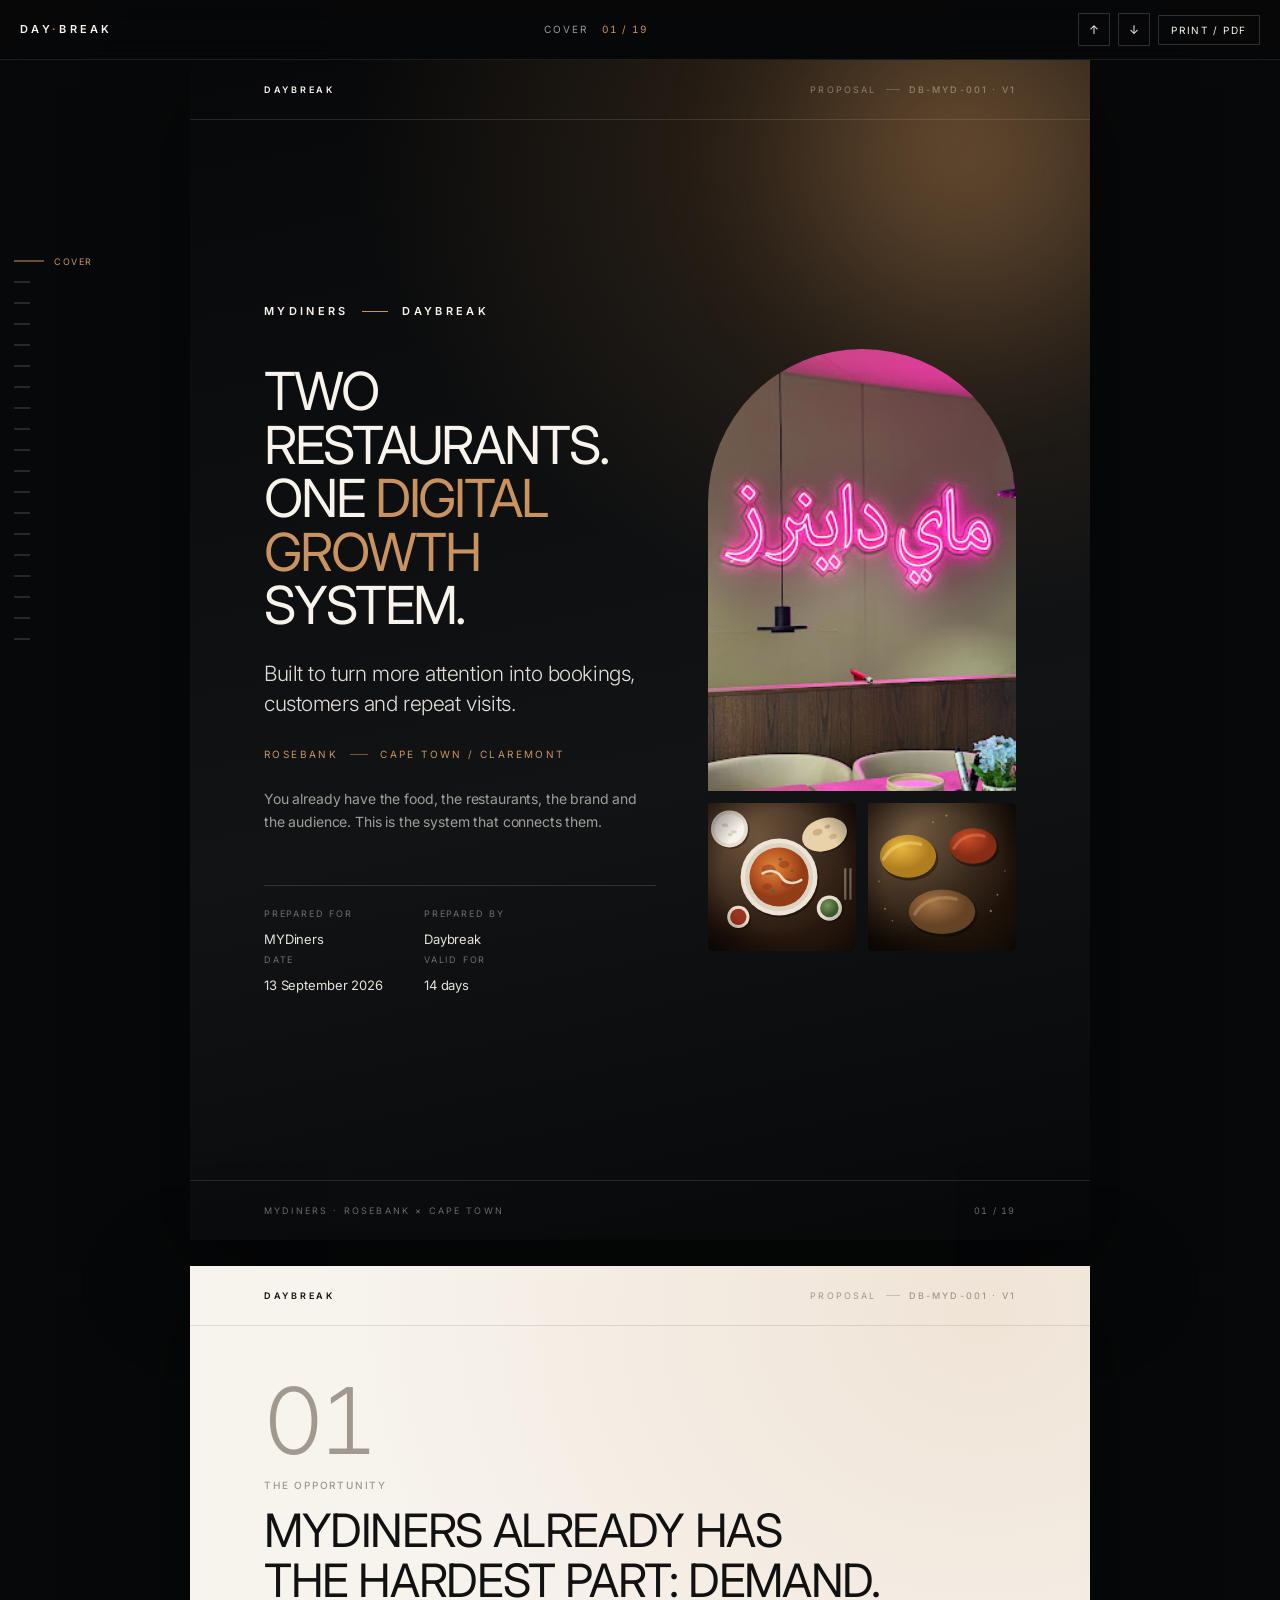
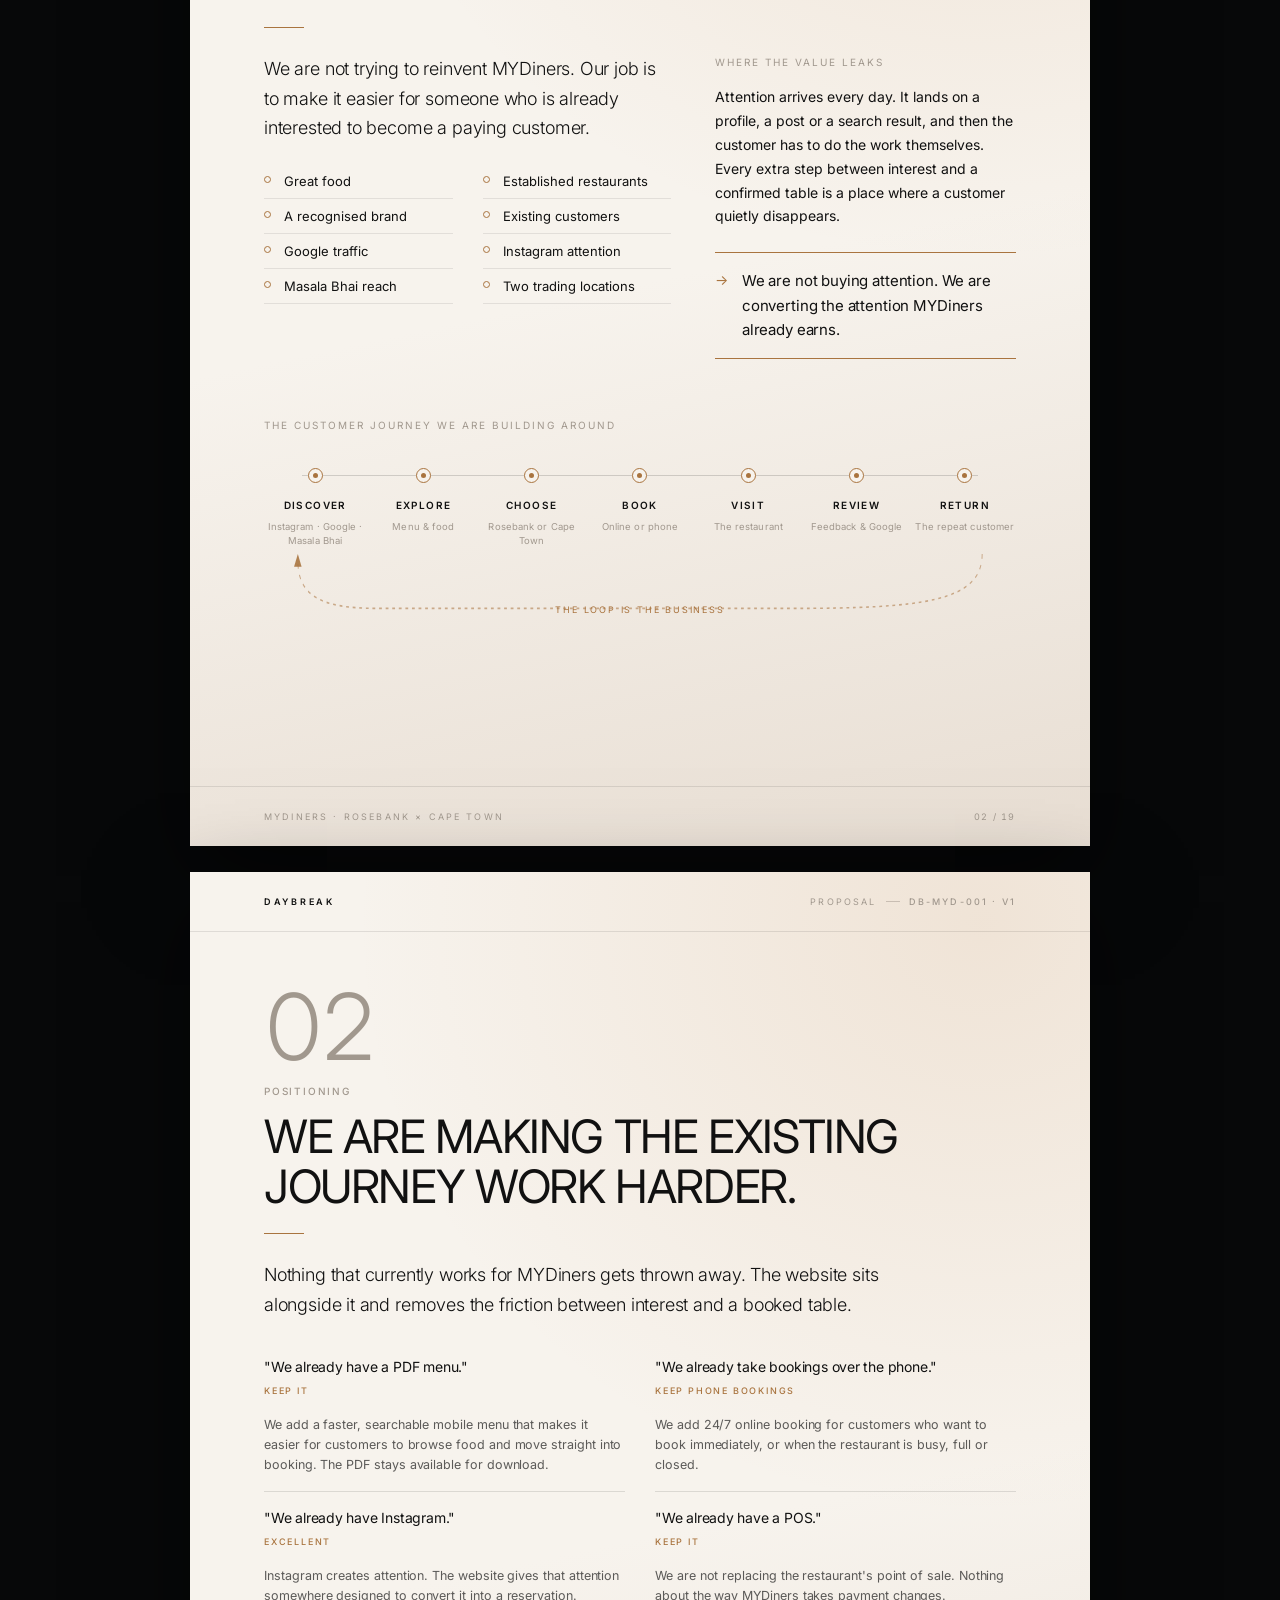
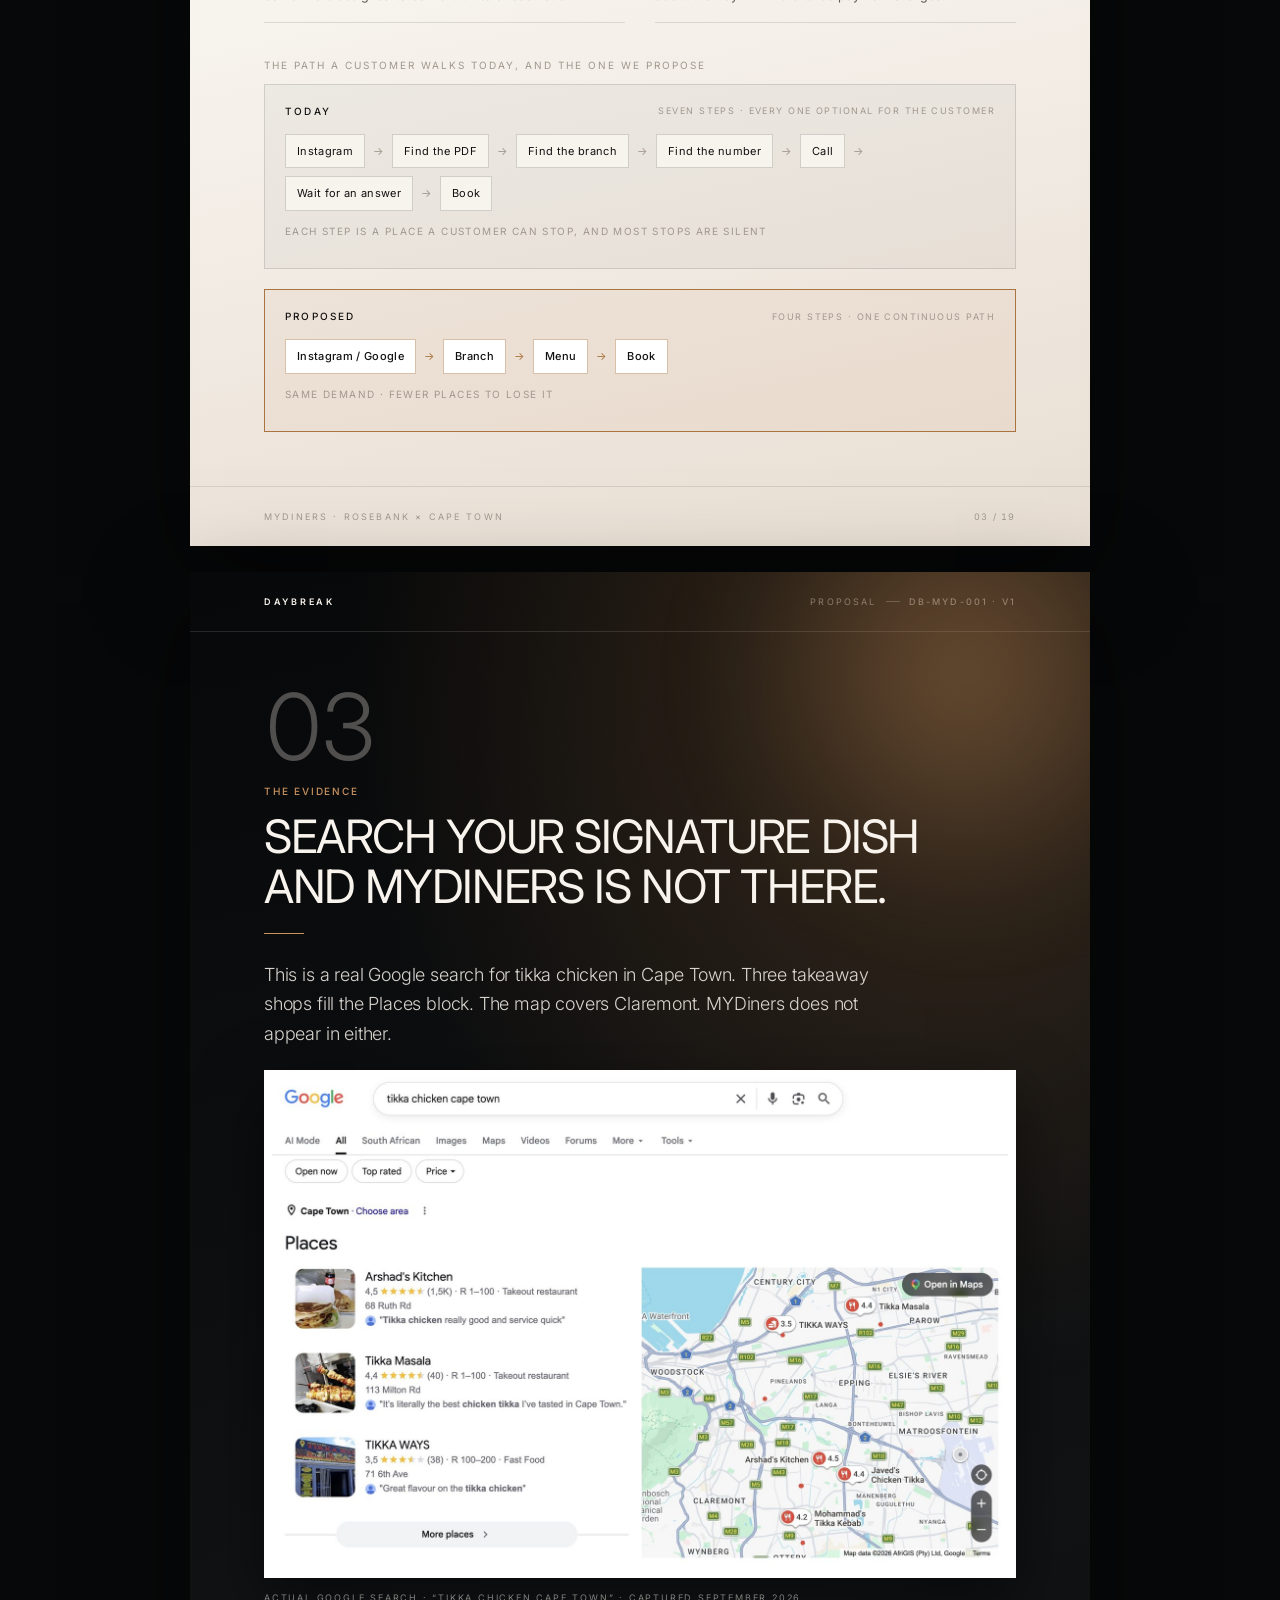
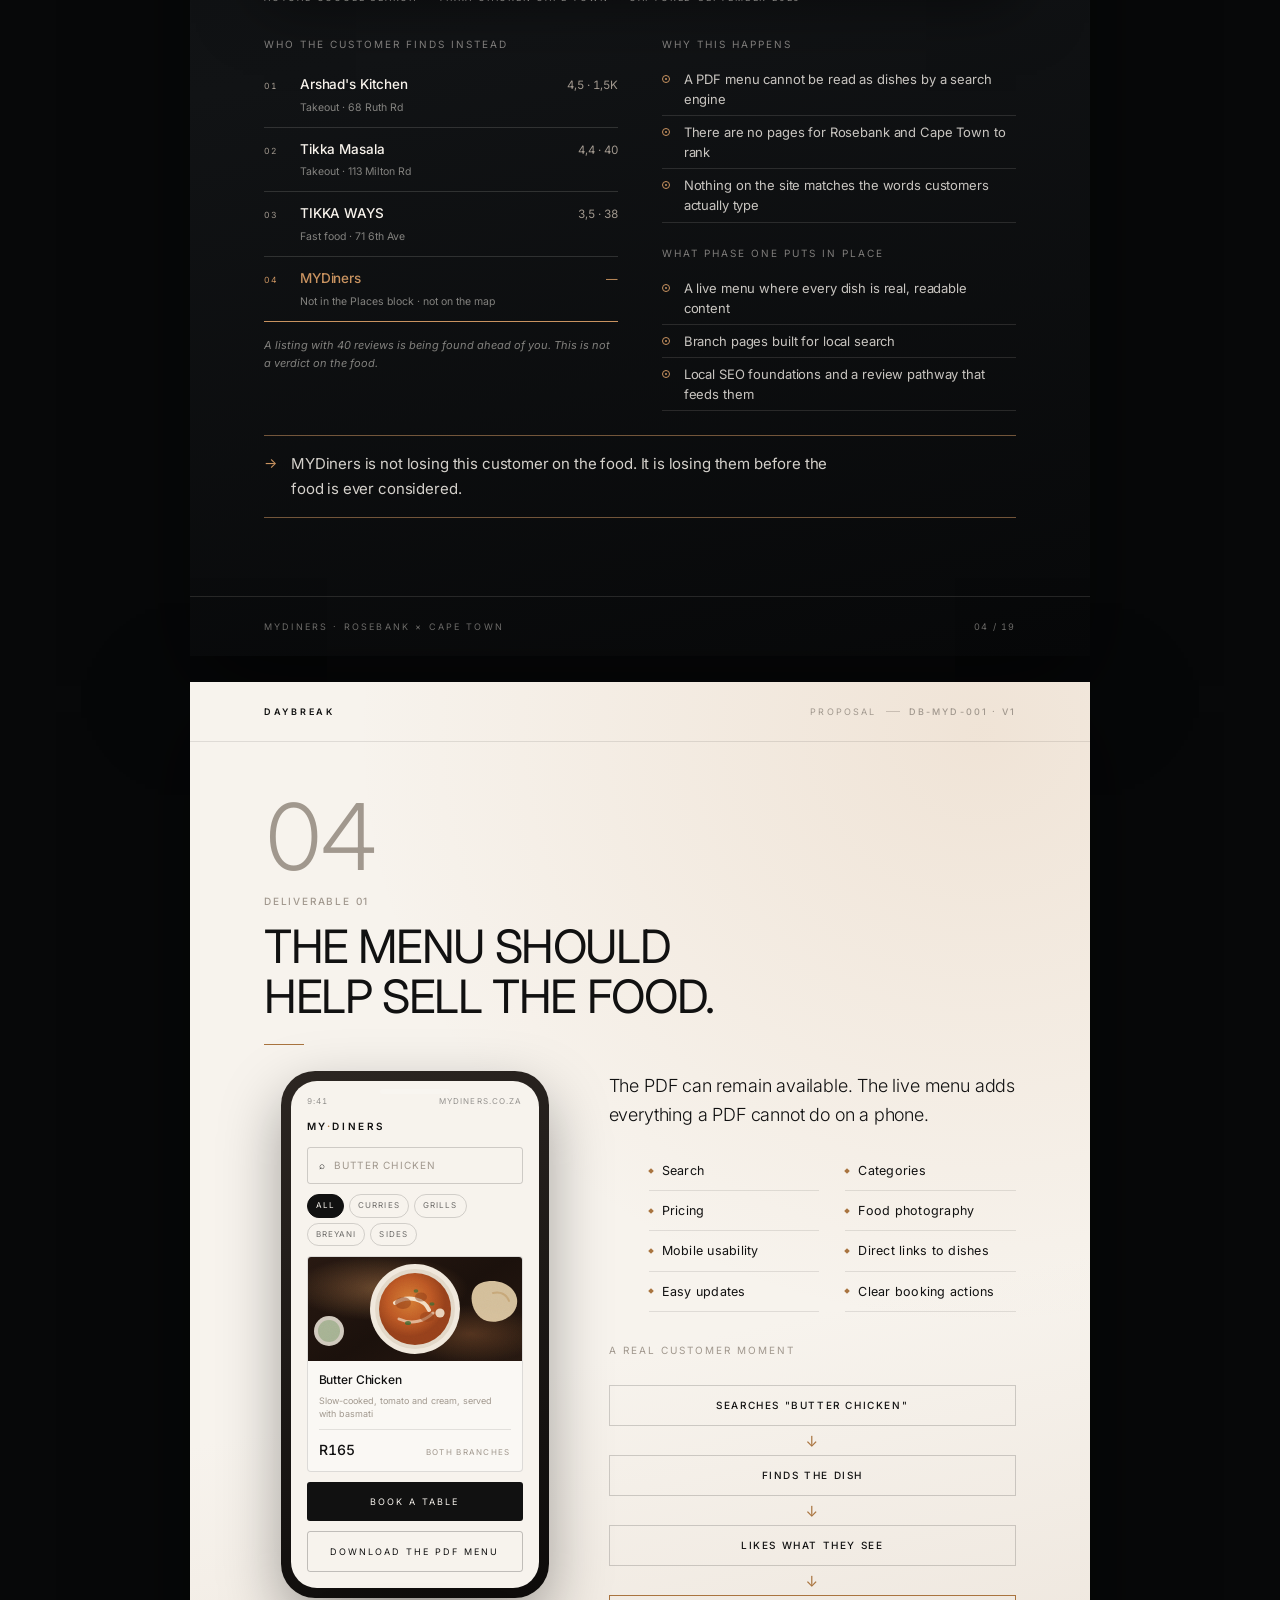
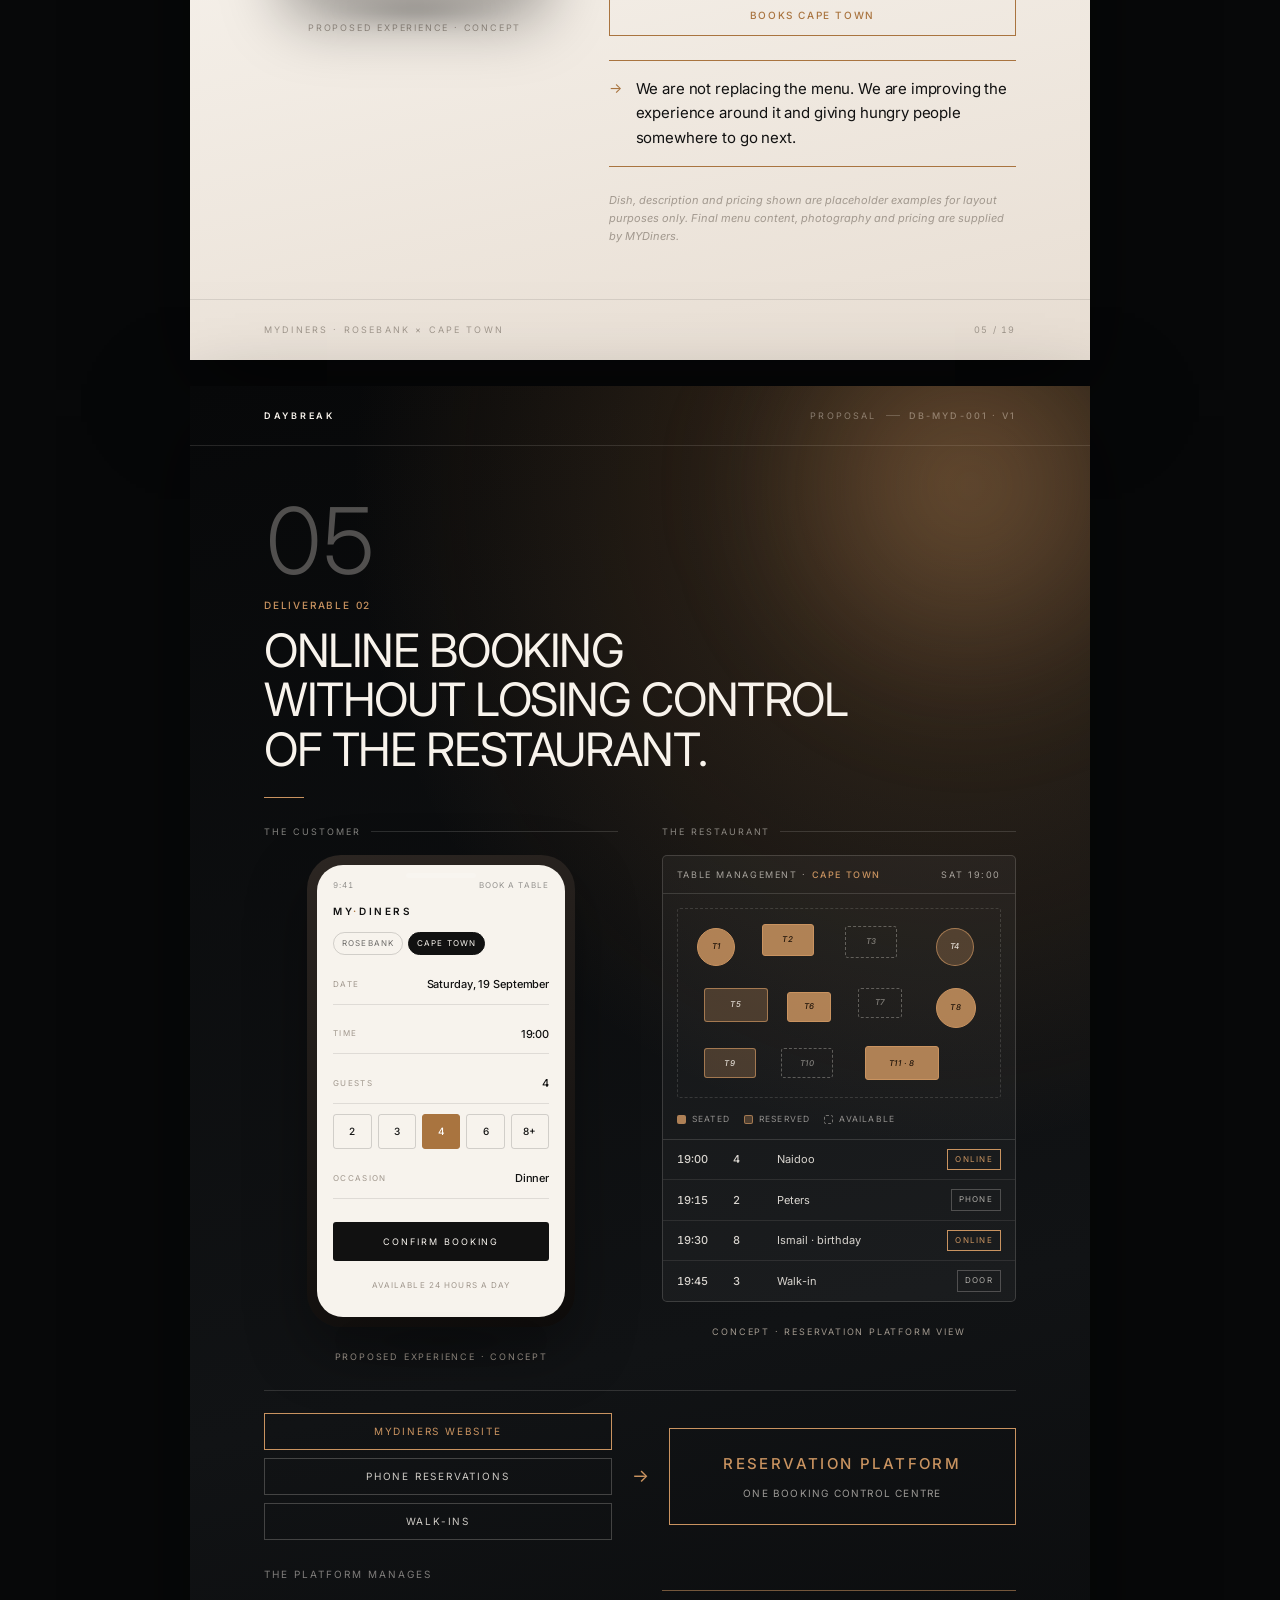
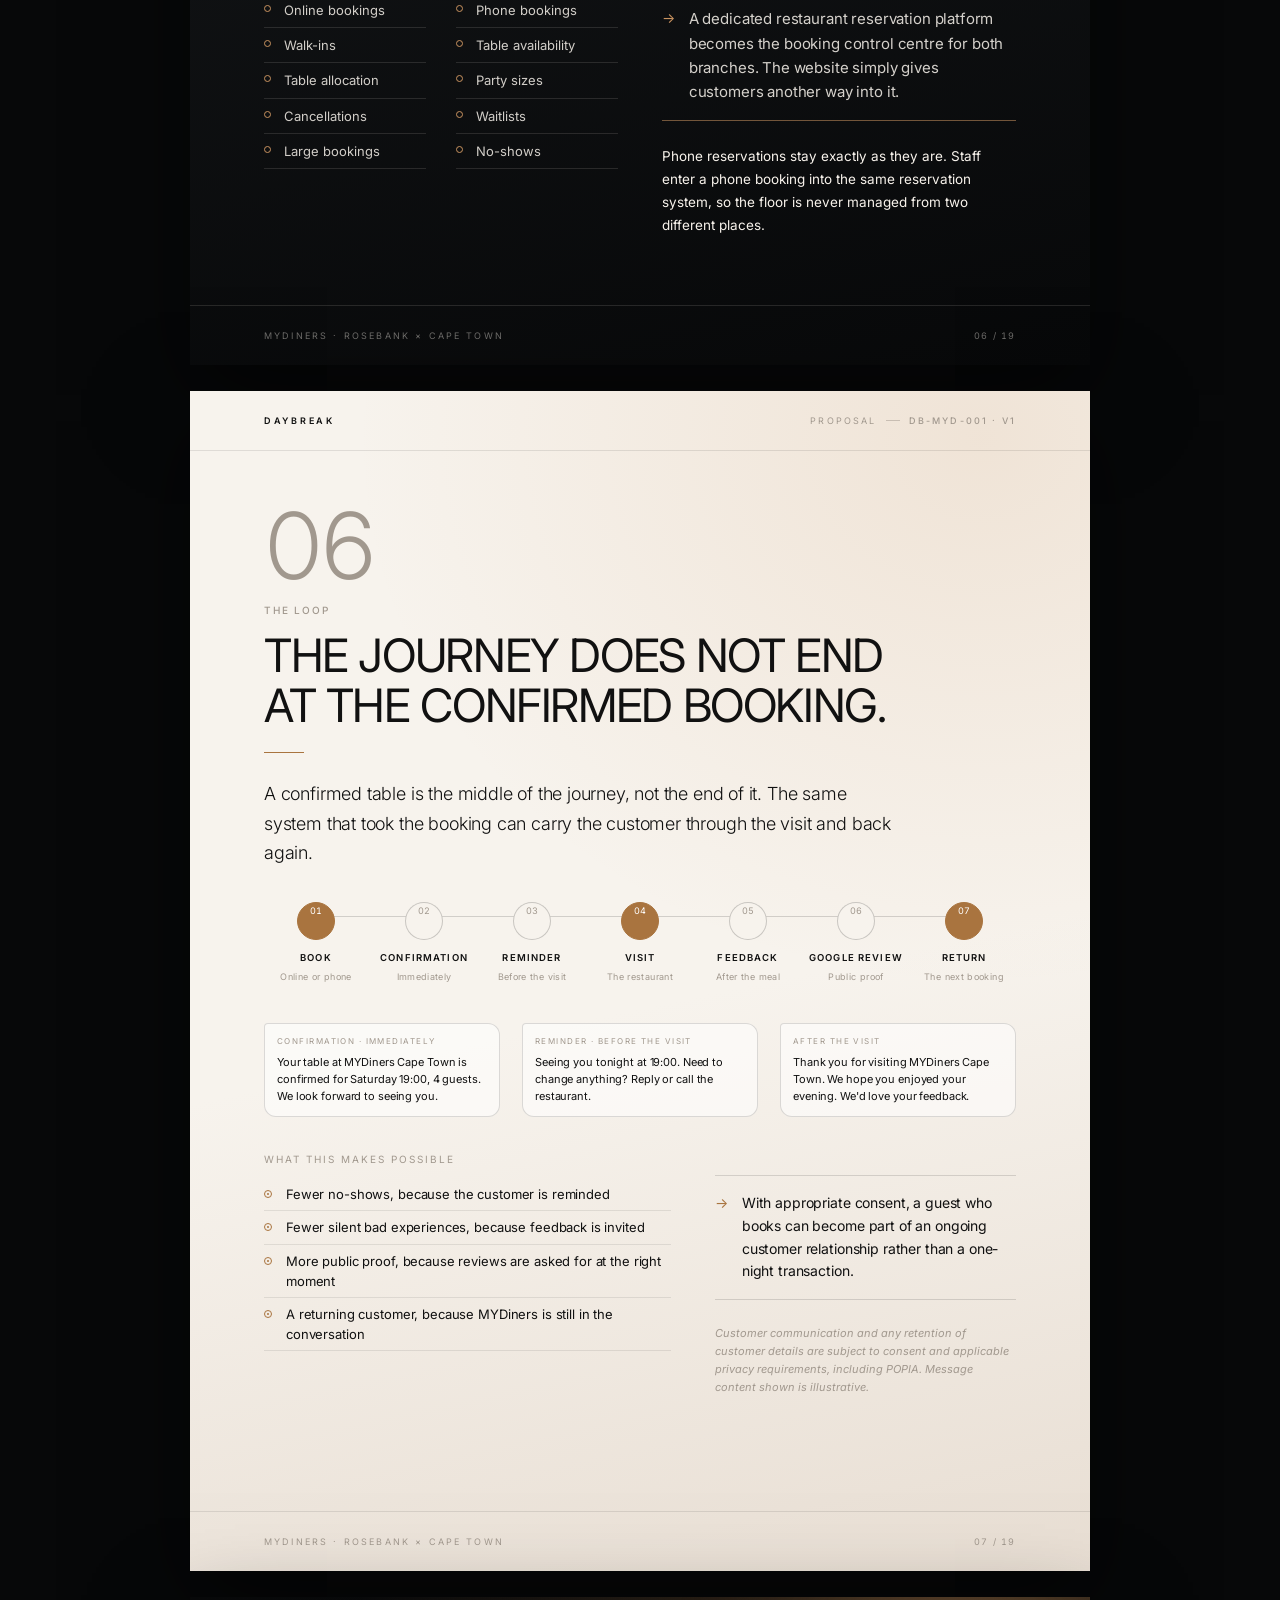
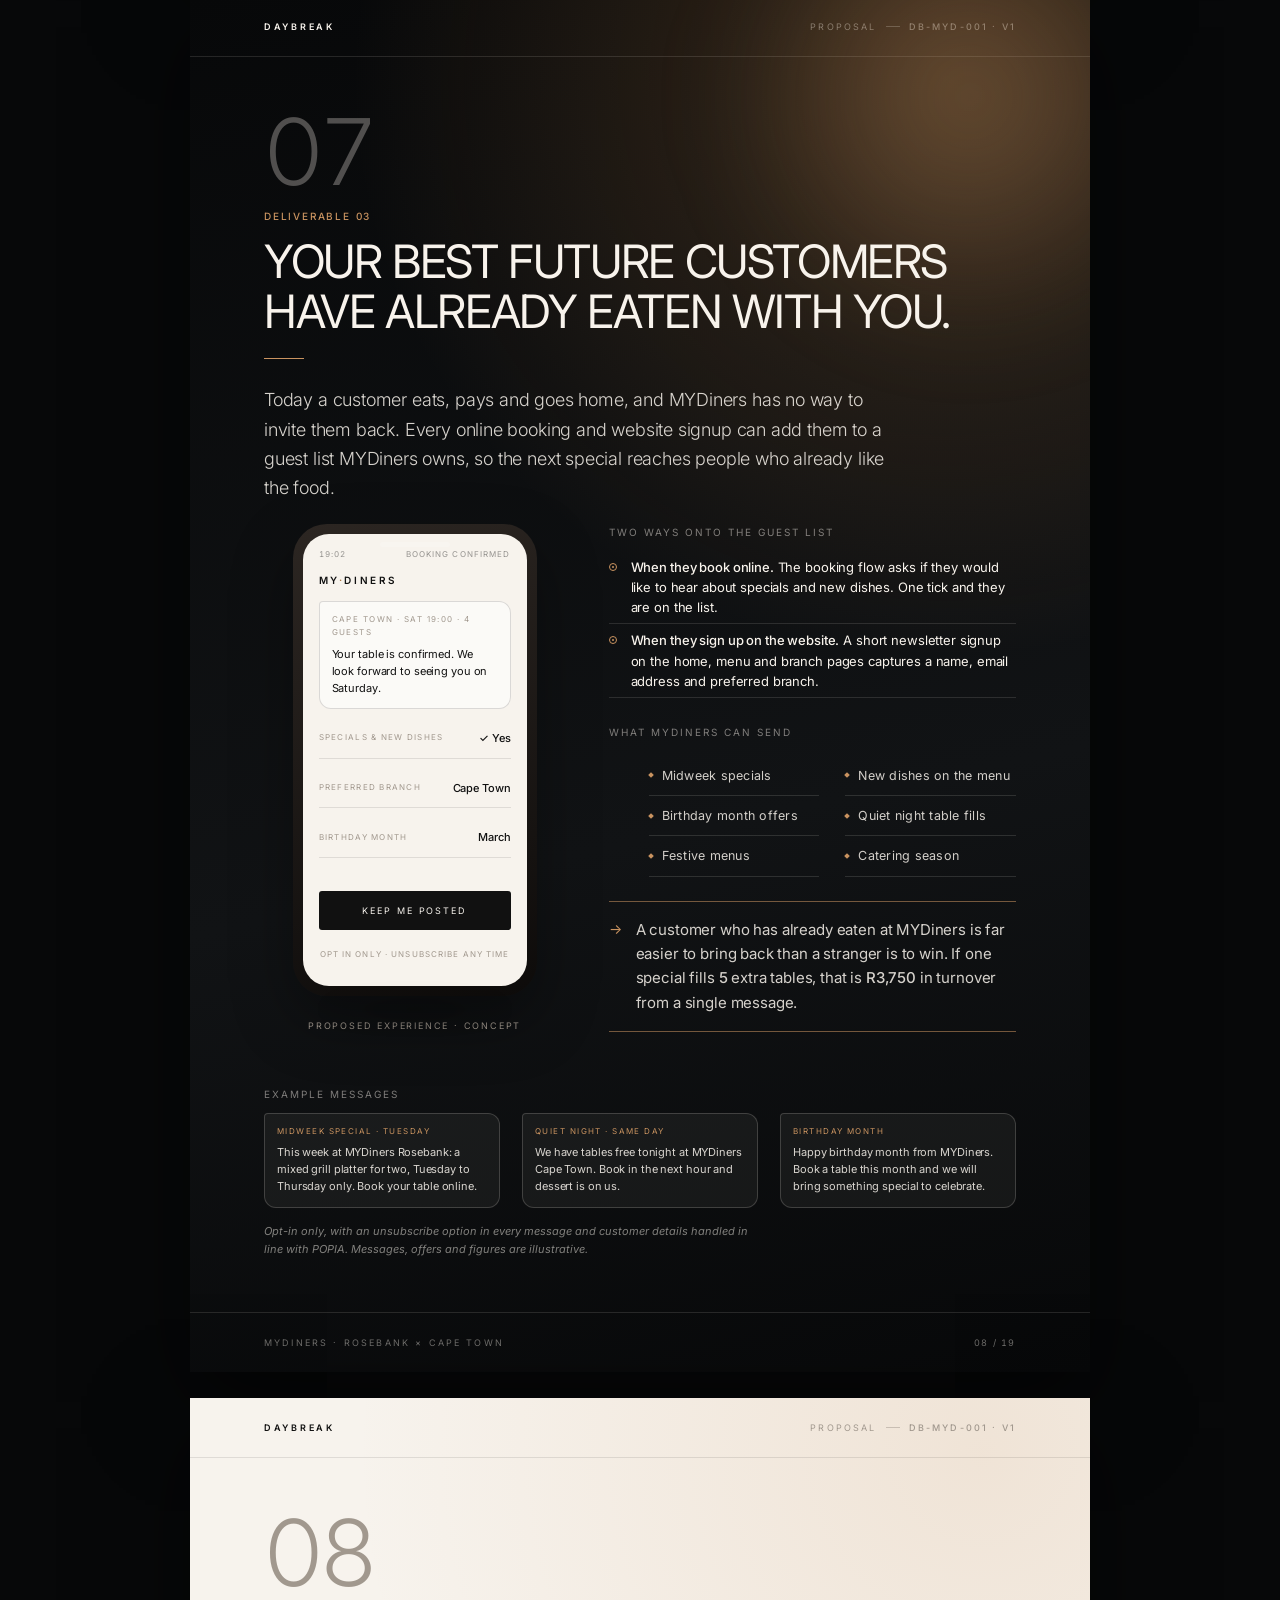
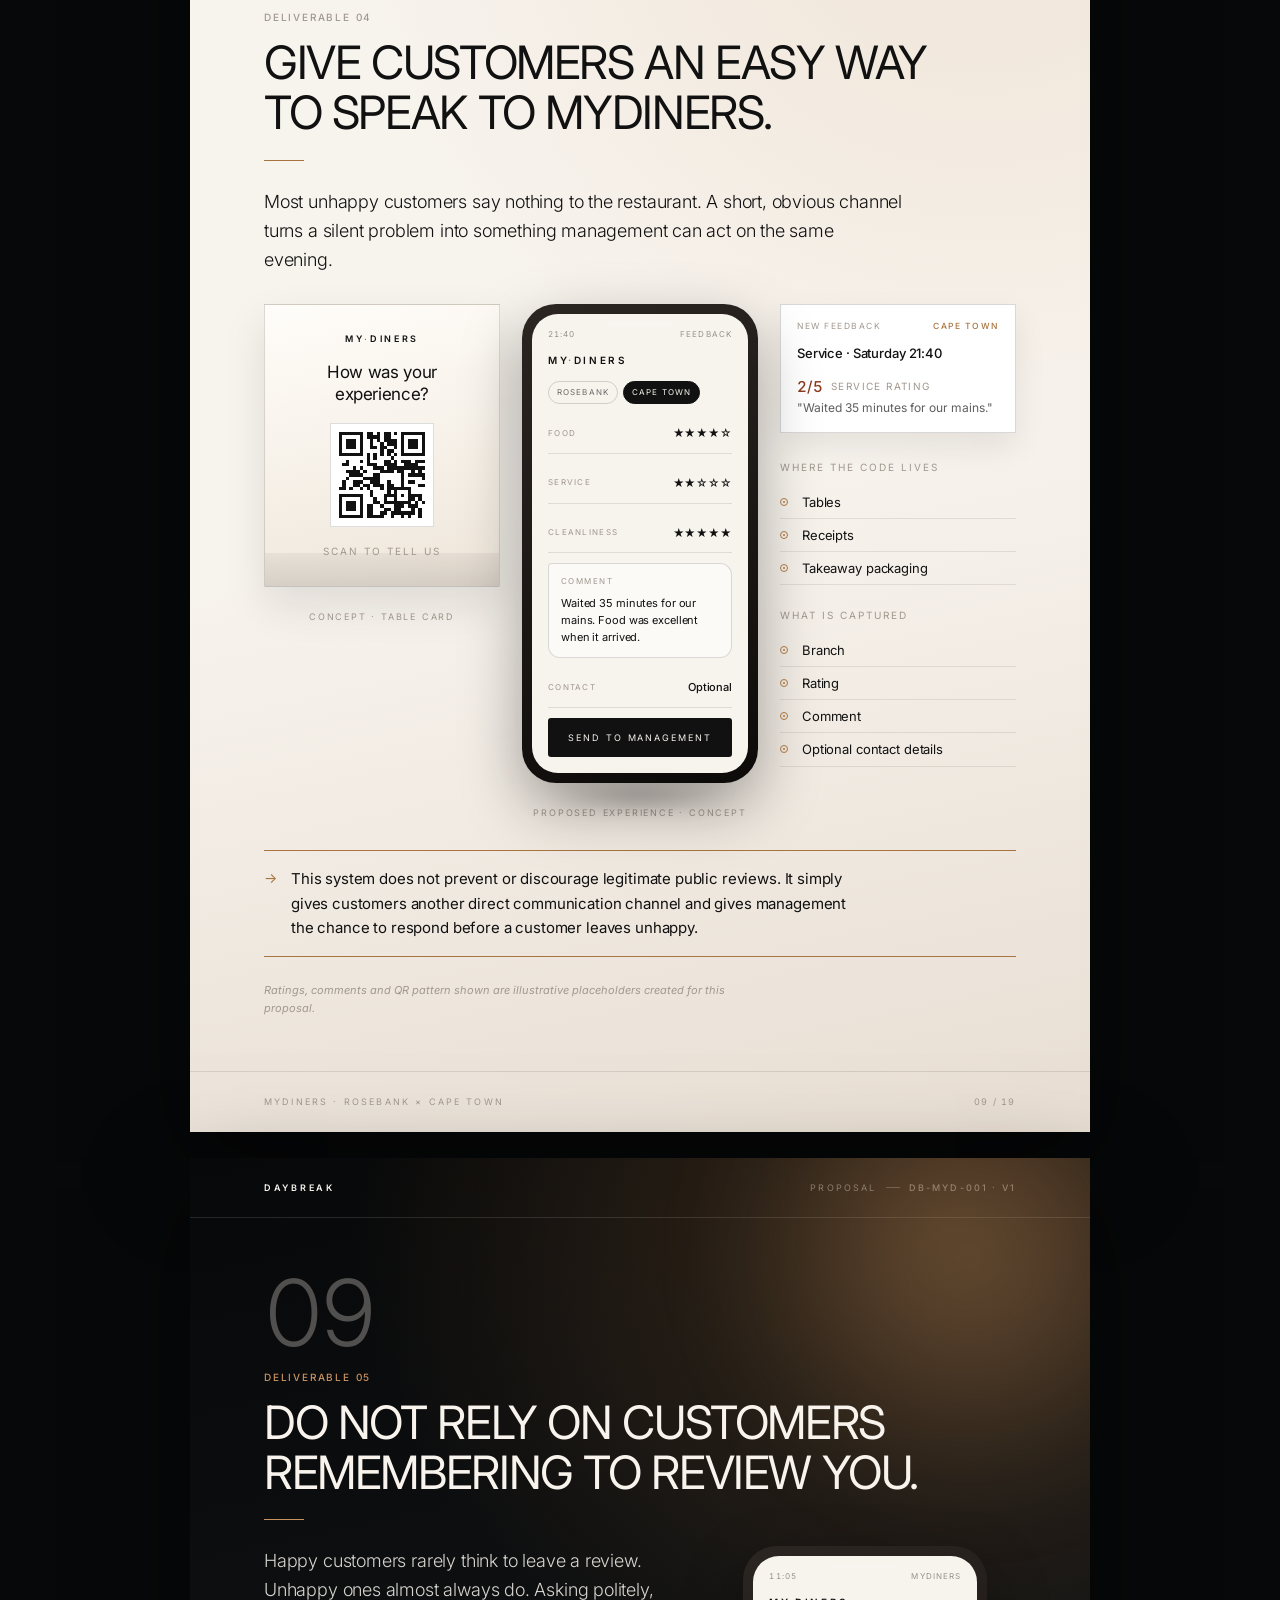
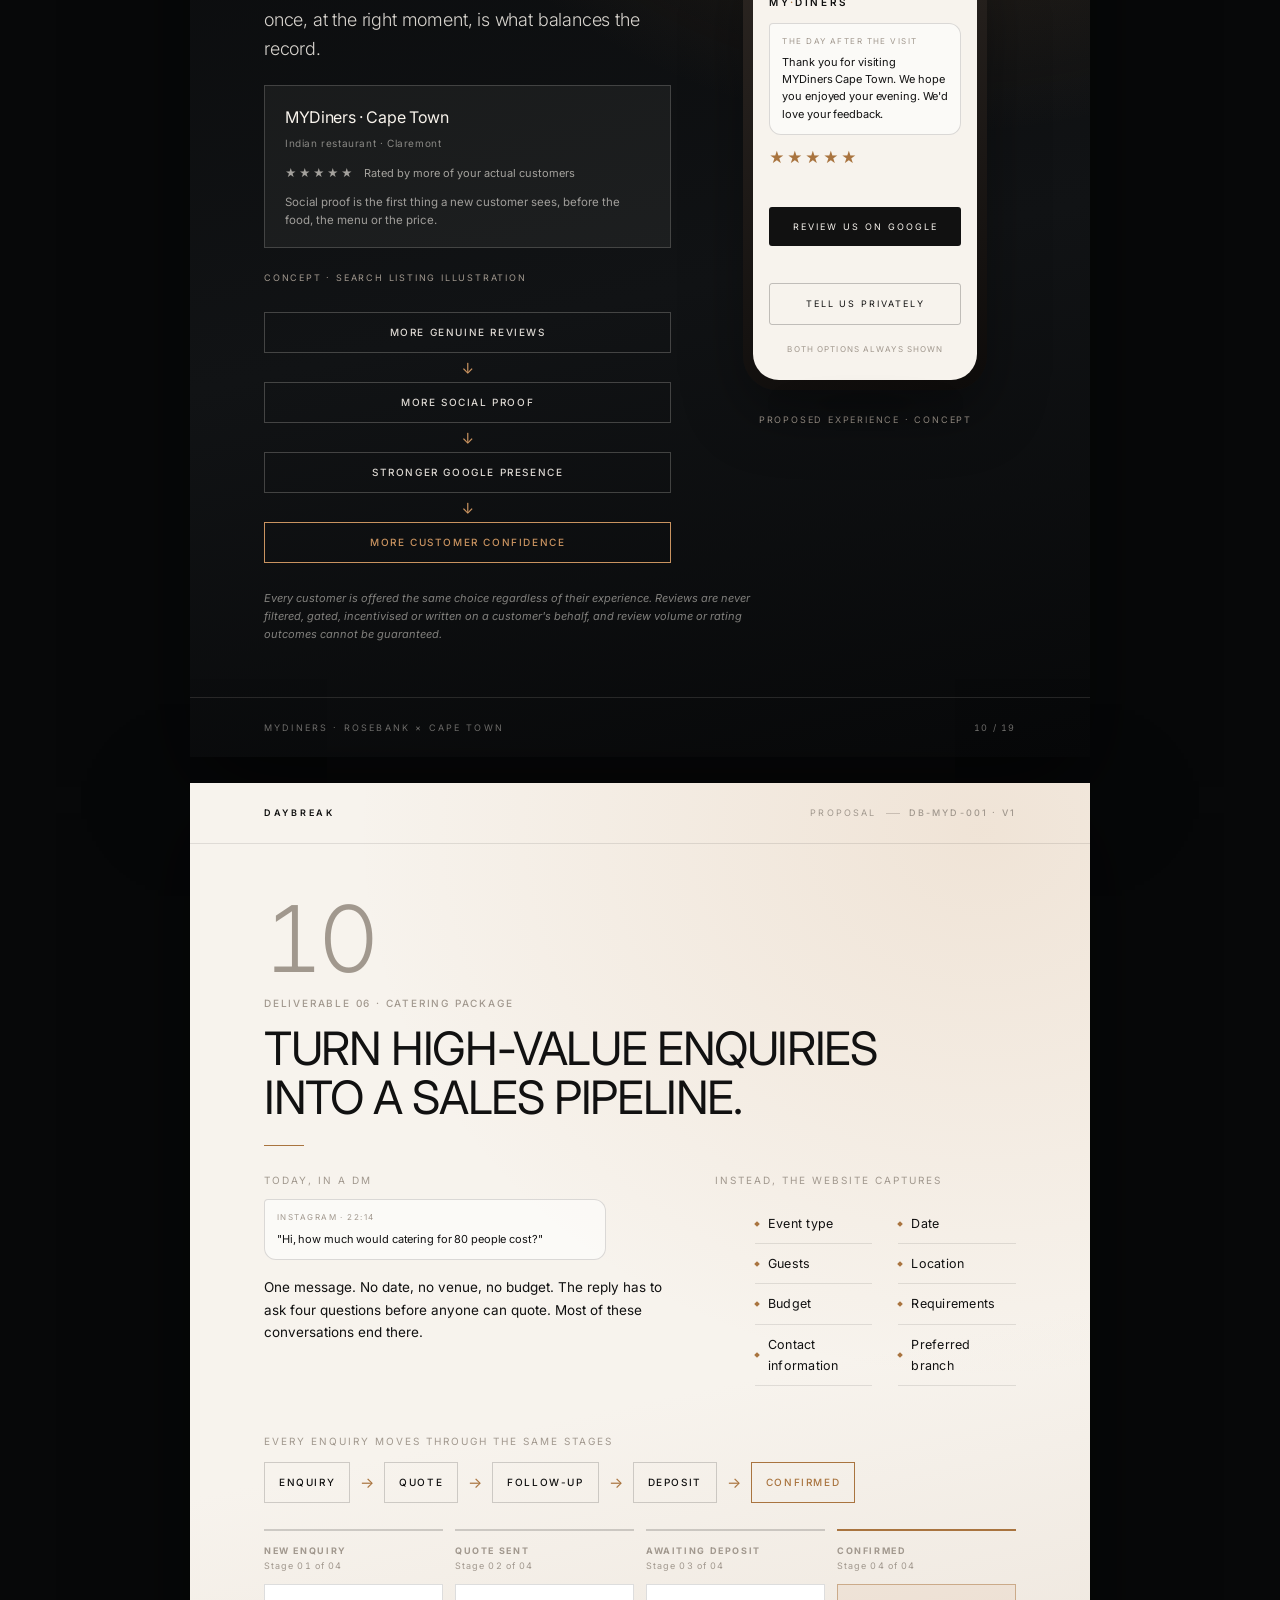
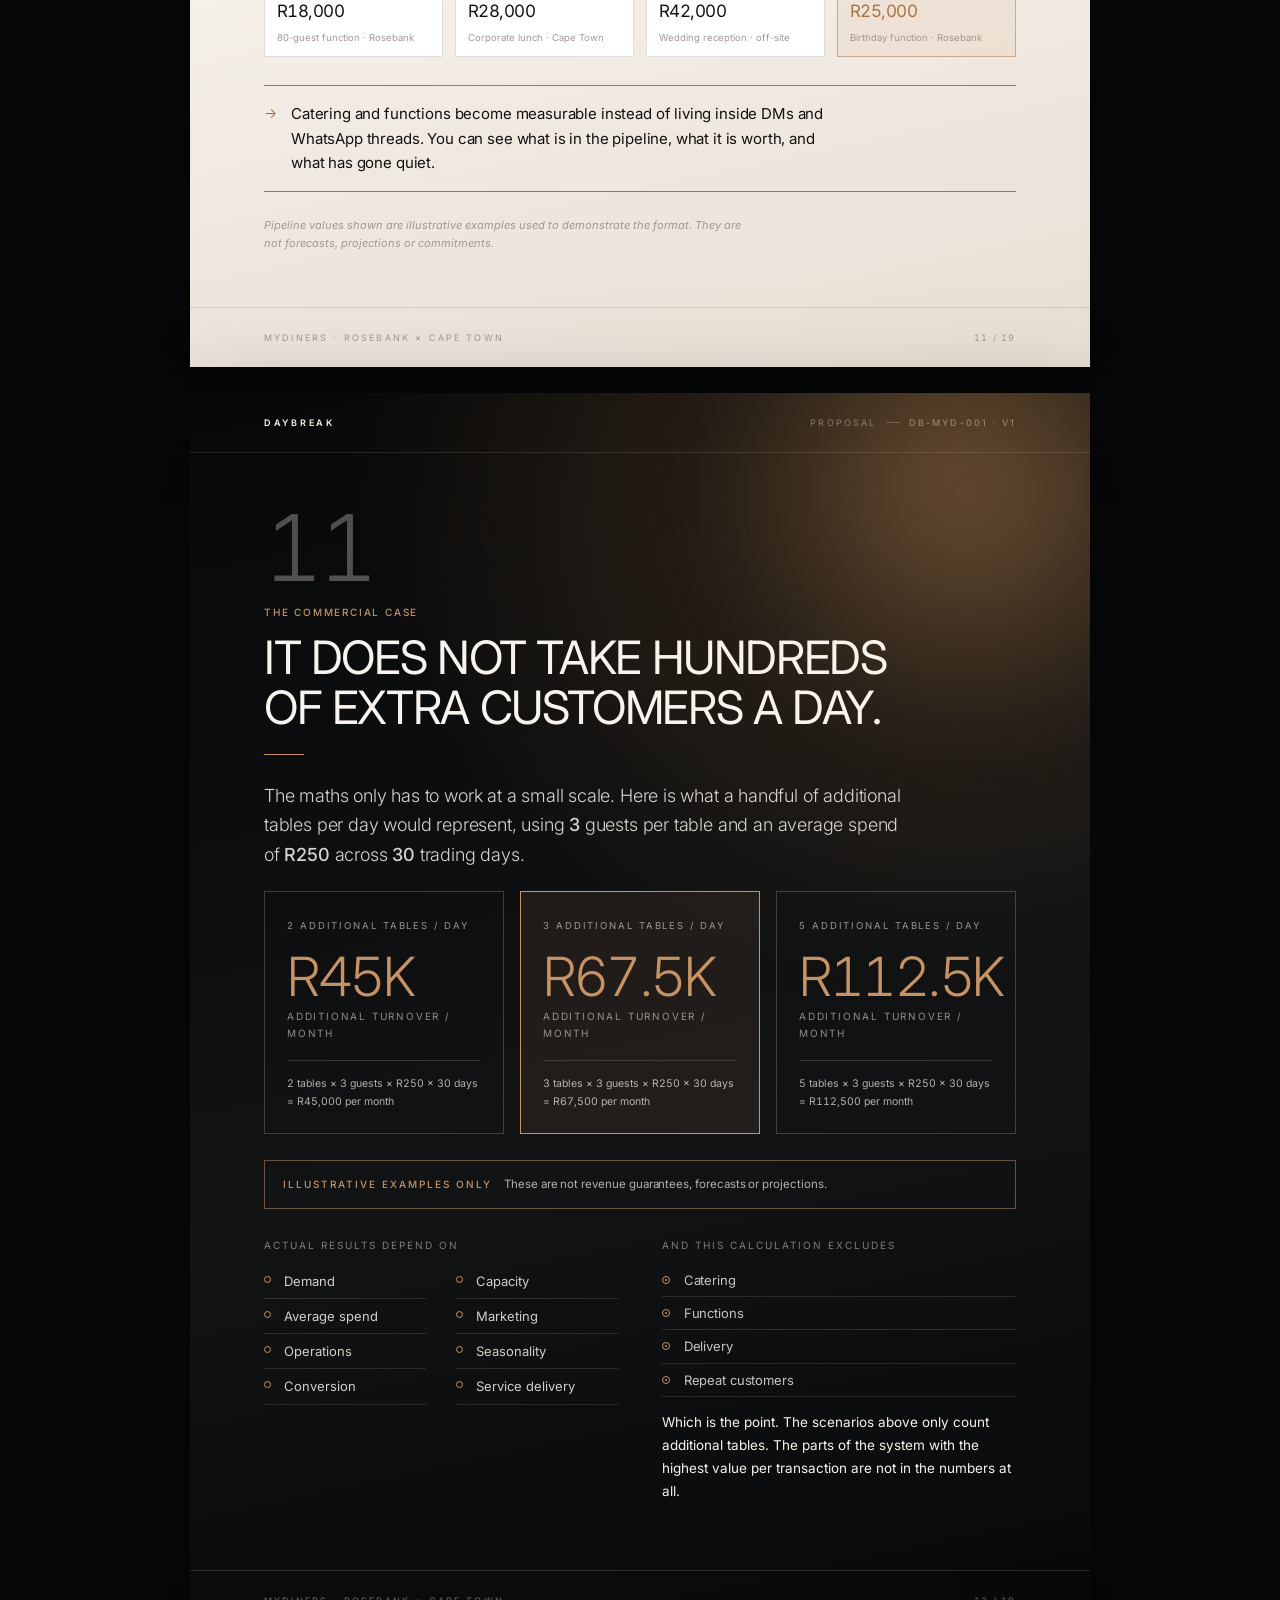
<file: index.html>
<!DOCTYPE html>
<html lang="en-ZA">
<head>
<meta charset="utf-8">
<meta name="viewport" content="width=device-width,initial-scale=1">
<title>MYDiners × Daybreak | Digital Growth Foundation</title>
<meta name="description" content="A digital growth foundation for MYDiners Rosebank and Cape Town: live menu, online booking, a guest list for promotions, an optional catering pipeline, feedback and review journey, and measurement.">
<link rel="preconnect" href="https://fonts.googleapis.com">
<link rel="preconnect" href="https://fonts.gstatic.com" crossorigin>
<link href="https://fonts.googleapis.com/css2?family=Inter:wght@300;400;500;600&display=swap" rel="stylesheet">
<link rel="stylesheet" href="styles.css">
</head>
<body>

<header class="topbar">
  <span class="tb-brand">DAY<i>·</i>BREAK</span>
  <div class="tb-centre">
    <span class="tb-title">Cover</span>
    <span class="tb-count">01 / 19</span>
  </div>
  <div class="tb-tools">
    <button class="tb-btn icon" data-prev aria-label="Previous section">↑</button>
    <button class="tb-btn icon" data-next aria-label="Next section">↓</button>
    <button class="tb-btn print" data-print aria-label="Print or save as PDF"><span>PRINT / PDF</span></button>
  </div>
</header>
<div class="progress"></div>
<nav class="sidenav" aria-label="Section index"></nav>

<main class="deck">

<!-- 01 · COVER ------------------------------------------------------ -->
<article class="proposal-page page-dark cover-page" id="page-1" data-title="Cover">
  <div class="dark-glow"></div>
  <header class="page-head">
    <span class="page-brand">DAYBREAK</span
    ><span class="page-tag">PROPOSAL<i></i><b data-fill="reference">DB-MYD-001 · V1</b></span>
  </header>

  <div class="cover">
    <div>
      <div class="cover-mark"><span>MYDINERS</span><i></i><span>DAYBREAK</span></div>
      <h1 class="cover-title">Two<br>restaurants.<br>One <em>digital<br>growth</em><br>system.</h1>
      <p class="cover-sub">Built to turn more attention into bookings,<br>customers and repeat visits.</p>
      <div class="cover-branches"><span data-fill="branch-one">Rosebank</span><i></i><span data-fill="branch-two">Cape Town / Claremont</span></div>
      <p class="cover-line">You already have the food, the restaurants, the brand and the audience. This is the system that connects them.</p>
      <div class="cover-meta">
        <div class="cm-item"><span>Prepared for</span><b data-fill="client-name">MYDiners</b></div>
        <div class="cm-item"><span>Prepared by</span><b data-fill="company">Daybreak</b></div>
        <div class="cm-item"><span>Date</span><b data-fill="date">13 September 2026</b></div>
        <div class="cm-item"><span>Valid for</span><b data-fill="validity">14 days</b></div>
      </div>
    </div>
    <div class="cover-stack">
      <div class="arched-image scene interior">
        <img src="assets/cover-interior.jpg" alt="" aria-hidden="true"
             onerror="this.onerror=null;this.src='assets/interior.svg'">
      </div>
      <div class="cover-strip">
        <div class="scene table"><img src="assets/table.svg" alt="" aria-hidden="true"></div>
        <div class="scene spice"><img src="assets/spice.svg" alt="" aria-hidden="true"></div>
      </div>
    </div>
  </div>

  <footer class="page-foot">
    <span>MYDINERS · ROSEBANK × CAPE TOWN</span><span class="page-num">01 / 19</span>
  </footer>
</article>

<!-- 02 · THE OPPORTUNITY -------------------------------------------- -->
<article class="proposal-page page-light" id="page-2" data-title="The Opportunity" data-num="01">
  <header class="page-head">
    <span class="page-brand">DAYBREAK</span
    ><span class="page-tag">PROPOSAL<i></i><b data-fill="reference">DB-MYD-001 · V1</b></span>
  </header>

  <div class="page-inner">
    <span class="sec-num">01</span>
    <p class="eyebrow">THE OPPORTUNITY</p>
    <h2 class="title">MYDiners already has<br>the hardest part: demand.</h2>
    <span class="rule"></span>

    <div class="split-lean">
      <div>
        <p class="lead measure">We are not trying to reinvent MYDiners. Our job is to make it easier for someone who is already interested to become a paying customer.</p>
        <ul class="cols tight">
          <li>Great food</li>
          <li>Established restaurants</li>
          <li>A recognised brand</li>
          <li>Existing customers</li>
          <li>Google traffic</li>
          <li>Instagram attention</li>
          <li>Masala Bhai reach</li>
          <li>Two trading locations</li>
        </ul>
      </div>
      <div>
        <p class="kicker">WHERE THE VALUE LEAKS</p>
        <p class="prose" style="font-size:14px">Attention arrives every day. It lands on a profile, a post or a search result, and then the customer has to do the work themselves. Every extra step between interest and a confirmed table is a place where a customer quietly disappears.</p>
        <div class="callout emphasis"><span class="co-mark">→</span><p>We are not buying attention. We are converting the attention MYDiners already earns.</p></div>
      </div>
    </div>

    <p class="kicker" style="margin-top:34px">THE CUSTOMER JOURNEY WE ARE BUILDING AROUND</p>
    <div class="jrail">
      <div class="jrail-track">
        <div class="jnode"><i></i><b>Discover</b><span>Instagram · Google · Masala Bhai</span></div>
        <div class="jnode"><i></i><b>Explore</b><span>Menu &amp; food</span></div>
        <div class="jnode"><i></i><b>Choose</b><span>Rosebank or Cape Town</span></div>
        <div class="jnode"><i></i><b>Book</b><span>Online or phone</span></div>
        <div class="jnode"><i></i><b>Visit</b><span>The restaurant</span></div>
        <div class="jnode"><i></i><b>Review</b><span>Feedback &amp; Google</span></div>
        <div class="jnode"><i></i><b>Return</b><span>The repeat customer</span></div>
      </div>
      <div class="jloop" aria-hidden="true">
        <svg viewBox="0 0 800 40" preserveAspectRatio="none">
          <path d="M 764 0 C 764 30, 700 34, 560 34 L 120 34 C 60 34, 36 26, 36 4"
                fill="none" stroke="rgba(169,116,63,.55)" stroke-width="1" stroke-dasharray="3 4"/>
          <path d="M 36 0 l -4 8 l 8 0 z" fill="rgba(169,116,63,.9)"/>
        </svg>
        <span class="jloop-label">The loop is the business</span>
      </div>
    </div>
  </div>

  <footer class="page-foot">
    <span>MYDINERS · ROSEBANK × CAPE TOWN</span><span class="page-num">02 / 19</span>
  </footer>
</article>

<!-- 03 · WE ARE NOT REPLACING WHAT WORKS ---------------------------- -->
<article class="proposal-page page-light" id="page-3" data-title="What Already Works" data-num="02">
  <header class="page-head">
    <span class="page-brand">DAYBREAK</span
    ><span class="page-tag">PROPOSAL<i></i><b data-fill="reference">DB-MYD-001 · V1</b></span>
  </header>

  <div class="page-inner">
    <span class="sec-num">02</span>
    <p class="eyebrow">POSITIONING</p>
    <h2 class="title">We are making the existing<br>journey work harder.</h2>
    <span class="rule"></span>

    <p class="lead measure">Nothing that currently works for MYDiners gets thrown away. The website sits alongside it and removes the friction between interest and a booked table.</p>

    <div class="obj-grid">
      <div class="obj">
        <q>We already have a PDF menu.</q>
        <b>KEEP IT</b>
        <p>We add a faster, searchable mobile menu that makes it easier for customers to browse food and move straight into booking. The PDF stays available for download.</p>
      </div>
      <div class="obj">
        <q>We already take bookings over the phone.</q>
        <b>KEEP PHONE BOOKINGS</b>
        <p>We add 24/7 online booking for customers who want to book immediately, or when the restaurant is busy, full or closed.</p>
      </div>
      <div class="obj">
        <q>We already have Instagram.</q>
        <b>EXCELLENT</b>
        <p>Instagram creates attention. The website gives that attention somewhere designed to convert it into a reservation.</p>
      </div>
      <div class="obj">
        <q>We already have a POS.</q>
        <b>KEEP IT</b>
        <p>We are not replacing the restaurant's point of sale. Nothing about the way MYDiners takes payment changes.</p>
      </div>
    </div>

    <p class="kicker" style="margin-top:34px">THE PATH A CUSTOMER WALKS TODAY, AND THE ONE WE PROPOSE</p>
    <div class="flowset">
      <div class="flowstrip now">
        <div class="fs-head"><b>Today</b><span>Seven steps · every one optional for the customer</span></div>
        <div class="fs-steps">
          <em>Instagram</em><i>→</i><em>Find the PDF</em><i>→</i><em>Find the branch</em><i>→</i><em>Find the number</em>
          <i>→</i><em>Call</em><i>→</i><em>Wait for an answer</em><i>→</i><em>Book</em>
        </div>
        <p class="fs-drop">Each step is a place a customer can stop, and most stops are silent</p>
      </div>
      <div class="flowstrip next">
        <div class="fs-head"><b>Proposed</b><span>Four steps · one continuous path</span></div>
        <div class="fs-steps">
          <em>Instagram / Google</em><i>→</i><em>Branch</em><i>→</i><em>Menu</em><i>→</i><em>Book</em>
        </div>
        <p class="fs-drop">Same demand · fewer places to lose it</p>
      </div>
    </div>
  </div>

  <footer class="page-foot">
    <span>MYDINERS · ROSEBANK × CAPE TOWN</span><span class="page-num">03 / 19</span>
  </footer>
</article>

<!-- SEARCH GAP -->
<article class="proposal-page page-dark" id="page-4" data-title="The Search Gap" data-num="03">
  <div class="dark-glow"></div>
  <header class="page-head">
    <span class="page-brand">DAYBREAK</span
    ><span class="page-tag">PROPOSAL<i></i><b data-fill="reference">DB-MYD-001 · V1</b></span>
  </header>

  <div class="page-inner">
    <span class="sec-num">03</span>
    <p class="eyebrow gold">THE EVIDENCE</p>
    <h2 class="title">Search your signature dish<br>and MYDiners is not there.</h2>
    <span class="rule"></span>

    <p class="lead measure">This is a real Google search for tikka chicken in Cape Town. Three takeaway shops fill the Places block. The map covers Claremont. MYDiners does not appear in either.</p>

    <div class="shot-frame">
      <img src="assets/search-tikka-chicken.jpg" alt="Google search results for &quot;tikka chicken cape town&quot; showing Arshad's Kitchen, Tikka Masala and TIKKA WAYS in the Places block, with MYDiners absent.">
    </div>
    <p class="shot-cap">Actual Google search · &ldquo;tikka chicken cape town&rdquo; · captured September 2026</p>

    <div class="split2" style="margin-top:30px">
      <div>
        <p class="kicker">WHO THE CUSTOMER FINDS INSTEAD</p>
        <ol class="ranklist">
          <li><span class="nm">Arshad's Kitchen<span class="mt">Takeout · 68 Ruth Rd</span></span><span class="sc">4,5 · 1,5K</span></li>
          <li><span class="nm">Tikka Masala<span class="mt">Takeout · 113 Milton Rd</span></span><span class="sc">4,4 · 40</span></li>
          <li><span class="nm">TIKKA WAYS<span class="mt">Fast food · 71 6th Ave</span></span><span class="sc">3,5 · 38</span></li>
          <li class="absent"><span class="nm">MYDiners<span class="mt">Not in the Places block · not on the map</span></span><span class="sc">—</span></li>
        </ol>
        <p class="fineprint">A listing with 40 reviews is being found ahead of you. This is not a verdict on the food.</p>
      </div>
      <div>
        <p class="kicker">WHY THIS HAPPENS</p>
        <ul class="ticklist compact dim">
          <li>A PDF menu cannot be read as dishes by a search engine</li>
          <li>There are no pages for Rosebank and Cape Town to rank</li>
          <li>Nothing on the site matches the words customers actually type</li>
        </ul>
        <p class="kicker" style="margin-top:22px">WHAT PHASE ONE PUTS IN PLACE</p>
        <ul class="ticklist compact dim">
          <li>A live menu where every dish is real, readable content</li>
          <li>Branch pages built for local search</li>
          <li>Local SEO foundations and a review pathway that feeds them</li>
        </ul>
      </div>
    </div>

    <div class="callout emphasis"><span class="co-mark">→</span><p>MYDiners is not losing this customer on the food. It is losing them before the food is ever considered.</p></div>
  </div>

  <footer class="page-foot">
    <span>MYDINERS · ROSEBANK × CAPE TOWN</span><span class="page-num">04 / 19</span>
  </footer>
</article>

<!-- 04 · THE LIVE MENU ---------------------------------------------- -->
<article class="proposal-page page-light" id="page-5" data-title="The Live Menu" data-num="04">
  <header class="page-head">
    <span class="page-brand">DAYBREAK</span
    ><span class="page-tag">PROPOSAL<i></i><b data-fill="reference">DB-MYD-001 · V1</b></span>
  </header>

  <div class="page-inner">
    <span class="sec-num">04</span>
    <p class="eyebrow">DELIVERABLE 01</p>
    <h2 class="title">The menu should<br>help sell the food.</h2>
    <span class="rule"></span>

    <div class="split-wide">
      <div>
        <div class="device-frame">
          <div class="device-screen">
            <div class="ds-bar"><span>9:41</span><span>MYDINERS.CO.ZA</span></div>
            <div class="ds-brand">MY<i>·</i>DINERS</div>
            <div class="ds-body">
              <div class="ds-search"><span>⌕</span><em>Butter chicken</em></div>
              <div class="ds-chips">
                <span class="ds-chip on">All</span><span class="ds-chip">Curries</span>
                <span class="ds-chip">Grills</span><span class="ds-chip">Breyani</span><span class="ds-chip">Sides</span>
              </div>
              <div class="ds-dish">
                <div class="scene table" aria-hidden="true">
                  <svg viewBox="0 0 240 104" preserveAspectRatio="xMidYMid slice" style="position:absolute;inset:0;width:100%;height:100%">
                    <defs>
                      <radialGradient id="sauce" cx="42%" cy="38%">
                        <stop offset="0%" stop-color="#e07b28"/><stop offset="62%" stop-color="#c8551b"/><stop offset="100%" stop-color="#a13f14"/>
                      </radialGradient>
                    </defs>
                    <circle cx="120" cy="52" r="45" fill="#efe6d8"/>
                    <circle cx="120" cy="52" r="40" fill="#e2d6c4"/>
                    <circle cx="120" cy="52" r="36" fill="url(#sauce)"/>
                    <path d="M100 46c14-9 30-3 34 7" fill="none" stroke="#f7e9d1" stroke-width="4" stroke-linecap="round" opacity=".9"/>
                    <path d="M104 62c13 6 26 2 34-6" fill="none" stroke="#f7e9d1" stroke-width="3" stroke-linecap="round" opacity=".62"/>
                    <circle cx="145" cy="56" r="4.6" fill="#f7e9d1" opacity=".85"/>
                    <ellipse cx="108" cy="46" rx="8" ry="6" fill="#9b3d12" opacity=".55"/>
                    <ellipse cx="132" cy="60" rx="7" ry="5" fill="#9b3d12" opacity=".5"/>
                    <ellipse cx="126" cy="40" rx="6" ry="4.5" fill="#8e360f" opacity=".45"/>
                    <ellipse cx="113" cy="66" rx="3" ry="2" fill="#3f6b2e" opacity=".85"/>
                    <ellipse cx="137" cy="47" rx="2.6" ry="1.8" fill="#3f6b2e" opacity=".8"/>
                    <ellipse cx="121" cy="34" rx="2.4" ry="1.7" fill="#3f6b2e" opacity=".75"/>
                    <path d="M186 26c16-6 34 2 36 16s-14 26-30 22-22-32-6-38z" fill="#e8cfa2" opacity=".9"/>
                    <path d="M198 36c8-2 14 2 16 8" fill="none" stroke="#c9a670" stroke-width="2" stroke-linecap="round"/>
                    <circle cx="34" cy="74" r="15" fill="#efe6d8" opacity=".85"/>
                    <circle cx="34" cy="74" r="11" fill="#7fa06a" opacity=".55"/>
                  </svg>
                </div>
                <div class="ds-dishmeta">
                  <h6>Butter Chicken</h6>
                  <p>Slow-cooked, tomato and cream, served with basmati</p>
                  <div class="ds-price"><b>R165</b><span>Both branches</span></div>
                </div>
              </div>
              <div class="ds-cta">Book a table</div>
              <div class="ds-cta ghost">Download the PDF menu</div>
            </div>
          </div>
          <div class="phone-shadow" aria-hidden="true"></div>
        </div>
        <p class="device-cap">Proposed experience · concept</p>
      </div>

      <div>
        <p class="lead measure">The PDF can remain available. The live menu adds everything a PDF cannot do on a phone.</p>
        <ul class="chipgrid">
          <li>Search</li><li>Categories</li>
          <li>Pricing</li><li>Food photography</li>
          <li>Mobile usability</li><li>Direct links to dishes</li>
          <li>Easy updates</li><li>Clear booking actions</li>
        </ul>

        <p class="kicker" style="margin-top:30px">A REAL CUSTOMER MOMENT</p>
        <div class="chain stack">
          <b>Searches "butter chicken"</b><i>→</i><b>Finds the dish</b><i>→</i><b>Likes what they see</b><i>→</i><b class="end">Books Cape Town</b>
        </div>

        <div class="callout emphasis"><span class="co-mark">→</span><p>We are not replacing the menu. We are improving the experience around it and giving hungry people somewhere to go next.</p></div>
        <p class="fineprint">Dish, description and pricing shown are placeholder examples for layout purposes only. Final menu content, photography and pricing are supplied by MYDiners.</p>
      </div>
    </div>
  </div>

  <footer class="page-foot">
    <span>MYDINERS · ROSEBANK × CAPE TOWN</span><span class="page-num">05 / 19</span>
  </footer>
</article>

<!-- 05 · ONLINE BOOKING ---------------------------------------------- -->
<article class="proposal-page page-dark" id="page-6" data-title="Online Booking" data-num="05">
  <div class="dark-glow"></div>
  <header class="page-head">
    <span class="page-brand">DAYBREAK</span
    ><span class="page-tag">PROPOSAL<i></i><b data-fill="reference">DB-MYD-001 · V1</b></span>
  </header>

  <div class="page-inner">
    <span class="sec-num">05</span>
    <p class="eyebrow gold">DELIVERABLE 02</p>
    <h2 class="title">Online booking<br>without losing control<br>of the restaurant.</h2>
    <span class="rule"></span>

    <div class="split2">
      <div>
        <div class="panel-label"><span>The customer</span><i></i></div>
        <div class="device-frame">
          <div class="device-screen">
            <div class="ds-bar"><span>9:41</span><span>BOOK A TABLE</span></div>
            <div class="ds-brand">MY<i>·</i>DINERS</div>
            <div class="ds-body">
              <div class="ds-chips">
                <span class="ds-chip">Rosebank</span><span class="ds-chip on">Cape Town</span>
              </div>
              <div class="ds-row"><span>Date</span><b>Saturday, 19 September</b></div>
              <div class="ds-row"><span>Time</span><b>19:00</b></div>
              <div class="ds-row"><span>Guests</span><b>4</b></div>
              <div class="ds-step"><b>2</b><b>3</b><b class="on">4</b><b>6</b><b>8+</b></div>
              <div class="ds-row"><span>Occasion</span><b>Dinner</b></div>
              <div class="ds-cta">Confirm booking</div>
              <p class="ds-note">Available 24 hours a day</p>
            </div>
          </div>
          <div class="phone-shadow" aria-hidden="true"></div>
        </div>
        <p class="device-cap">Proposed experience · concept</p>
      </div>

      <div>
        <div class="panel-label"><span>The restaurant</span><i></i></div>
        <div class="rms">
          <div class="rms-bar"><span>Table management · <b>Cape Town</b></span><span>Sat 19:00</span></div>
          <div class="floor" aria-hidden="true">
            <i class="tbl round seated" style="left:6%;top:10%;width:38px;height:38px">T1</i>
            <i class="tbl seated" style="left:26%;top:8%;width:52px;height:32px">T2</i>
            <i class="tbl free" style="left:52%;top:9%;width:52px;height:32px">T3</i>
            <i class="tbl round rez" style="left:80%;top:10%;width:38px;height:38px">T4</i>
            <i class="tbl rez" style="left:8%;top:42%;width:64px;height:34px">T5</i>
            <i class="tbl seated" style="left:34%;top:44%;width:44px;height:30px">T6</i>
            <i class="tbl free" style="left:56%;top:42%;width:44px;height:30px">T7</i>
            <i class="tbl round seated" style="left:80%;top:42%;width:40px;height:40px">T8</i>
            <i class="tbl rez" style="left:8%;top:74%;width:52px;height:30px">T9</i>
            <i class="tbl free" style="left:32%;top:74%;width:52px;height:30px">T10</i>
            <i class="tbl seated" style="left:58%;top:73%;width:74px;height:34px">T11 · 8</i>
          </div>
          <div class="rms-key">
            <span><i style="background:rgba(201,147,96,.85)"></i>Seated</span>
            <span><i style="background:rgba(201,147,96,.3);border:1px solid rgba(201,147,96,.7)"></i>Reserved</span>
            <span><i style="border:1px dashed rgba(248,243,236,.4)"></i>Available</span>
          </div>
          <div class="rms-list">
            <div class="rl"><b>19:00</b><b>4</b><span>Naidoo</span><em class="online">Online</em></div>
            <div class="rl"><b>19:15</b><b>2</b><span>Peters</span><em>Phone</em></div>
            <div class="rl"><b>19:30</b><b>8</b><span>Ismail · birthday</span><em class="online">Online</em></div>
            <div class="rl"><b>19:45</b><b>3</b><span>Walk-in</span><em>Door</em></div>
          </div>
        </div>
        <p class="device-cap">Concept · reservation platform view</p>
      </div>
    </div>

    <div class="converge">
      <div class="cv-in">
        <b class="hi">MYDiners website</b>
        <b>Phone reservations</b>
        <b>Walk-ins</b>
      </div>
      <div class="cv-arrow">→</div>
      <div class="cv-out">
        <b>Reservation platform</b>
        <span>One booking control centre</span>
      </div>
    </div>

    <div class="split2" style="margin-top:26px">
      <div>
        <p class="kicker">THE PLATFORM MANAGES</p>
        <ul class="cols tight dim">
          <li>Online bookings</li><li>Phone bookings</li>
          <li>Walk-ins</li><li>Table availability</li>
          <li>Table allocation</li><li>Party sizes</li>
          <li>Cancellations</li><li>Waitlists</li>
          <li>Large bookings</li><li>No-shows</li>
        </ul>
      </div>
      <div>
        <div class="callout emphasis"><span class="co-mark">→</span><p>A dedicated restaurant reservation platform becomes the booking control centre for both branches. The website simply gives customers another way into it.</p></div>
        <p class="prose" style="font-size:13.5px">Phone reservations stay exactly as they are. Staff enter a phone booking into the same reservation system, so the floor is never managed from two different places.</p>
      </div>
    </div>
  </div>

  <footer class="page-foot">
    <span>MYDINERS · ROSEBANK × CAPE TOWN</span><span class="page-num">06 / 19</span>
  </footer>
</article>

<!-- 06 · FROM BOOKING TO RETURNING CUSTOMER -------------------------- -->
<article class="proposal-page page-light" id="page-7" data-title="Booking To Return" data-num="06">
  <header class="page-head">
    <span class="page-brand">DAYBREAK</span
    ><span class="page-tag">PROPOSAL<i></i><b data-fill="reference">DB-MYD-001 · V1</b></span>
  </header>

  <div class="page-inner">
    <span class="sec-num">06</span>
    <p class="eyebrow">THE LOOP</p>
    <h2 class="title">The journey does not end<br>at the confirmed booking.</h2>
    <span class="rule"></span>

    <p class="lead measure">A confirmed table is the middle of the journey, not the end of it. The same system that took the booking can carry the customer through the visit and back again.</p>

    <div class="stations">
      <div class="st key"><span class="st-dot">01</span><b>Book</b><span>Online or phone</span></div>
      <div class="st"><span class="st-dot">02</span><b>Confirmation</b><span>Immediately</span></div>
      <div class="st"><span class="st-dot">03</span><b>Reminder</b><span>Before the visit</span></div>
      <div class="st key"><span class="st-dot">04</span><b>Visit</b><span>The restaurant</span></div>
      <div class="st"><span class="st-dot">05</span><b>Feedback</b><span>After the meal</span></div>
      <div class="st"><span class="st-dot">06</span><b>Google review</b><span>Public proof</span></div>
      <div class="st key"><span class="st-dot">07</span><b>Return</b><span>The next booking</span></div>
    </div>

    <div class="grid3" style="margin-top:38px">
      <div class="ds-msg">
        <span>Confirmation · immediately</span>
        <p>Your table at MYDiners Cape Town is confirmed for Saturday 19:00, 4 guests. We look forward to seeing you.</p>
      </div>
      <div class="ds-msg">
        <span>Reminder · before the visit</span>
        <p>Seeing you tonight at 19:00. Need to change anything? Reply or call the restaurant.</p>
      </div>
      <div class="ds-msg">
        <span>After the visit</span>
        <p>Thank you for visiting MYDiners Cape Town. We hope you enjoyed your evening. We'd love your feedback.</p>
      </div>
    </div>

    <div class="split-lean" style="margin-top:34px">
      <div>
        <p class="kicker">WHAT THIS MAKES POSSIBLE</p>
        <ul class="ticklist compact">
          <li>Fewer no-shows, because the customer is reminded</li>
          <li>Fewer silent bad experiences, because feedback is invited</li>
          <li>More public proof, because reviews are asked for at the right moment</li>
          <li>A returning customer, because MYDiners is still in the conversation</li>
        </ul>
      </div>
      <div>
        <div class="callout"><span class="co-mark">→</span><p>With appropriate consent, a guest who books can become part of an ongoing customer relationship rather than a one-night transaction.</p></div>
        <p class="fineprint">Customer communication and any retention of customer details are subject to consent and applicable privacy requirements, including POPIA. Message content shown is illustrative.</p>
      </div>
    </div>
  </div>

  <footer class="page-foot">
    <span>MYDINERS · ROSEBANK × CAPE TOWN</span><span class="page-num">07 / 19</span>
  </footer>
</article>

<!-- 07 · GUEST LIST + PROMOTIONS ------------------------------------- -->
<article class="proposal-page page-dark" id="page-8" data-title="Guest List &amp; Promotions" data-num="07">
  <div class="dark-glow"></div>
  <header class="page-head">
    <span class="page-brand">DAYBREAK</span
    ><span class="page-tag">PROPOSAL<i></i><b data-fill="reference">DB-MYD-001 · V1</b></span>
  </header>

  <div class="page-inner">
    <span class="sec-num">07</span>
    <p class="eyebrow gold">DELIVERABLE 03</p>
    <h2 class="title">Your best future customers<br>have already eaten with you.</h2>
    <span class="rule"></span>

    <p class="lead measure">Today a customer eats, pays and goes home, and MYDiners has no way to invite them back. Every online booking and website signup can add them to a guest list MYDiners owns, so the next special reaches people who already like the food.</p>

    <div class="split-wide">
      <div>
        <div class="device-frame" style="max-width:244px">
          <div class="device-screen">
            <div class="ds-bar"><span>19:02</span><span>BOOKING CONFIRMED</span></div>
            <div class="ds-brand">MY<i>·</i>DINERS</div>
            <div class="ds-body">
              <div class="ds-msg">
                <span>Cape Town · Sat 19:00 · 4 guests</span>
                <p>Your table is confirmed. We look forward to seeing you on Saturday.</p>
              </div>
              <div class="ds-row"><span>Specials &amp; new dishes</span><b>✓ Yes</b></div>
              <div class="ds-row"><span>Preferred branch</span><b>Cape Town</b></div>
              <div class="ds-row"><span>Birthday month</span><b>March</b></div>
              <div class="ds-cta">Keep me posted</div>
              <p class="ds-note">Opt in only · unsubscribe any time</p>
            </div>
          </div>
          <div class="phone-shadow" aria-hidden="true"></div>
        </div>
        <p class="device-cap">Proposed experience · concept</p>
      </div>

      <div>
        <p class="kicker">TWO WAYS ONTO THE GUEST LIST</p>
        <ul class="ticklist compact">
          <li><b>When they book online.</b> The booking flow asks if they would like to hear about specials and new dishes. One tick and they are on the list.</li>
          <li><b>When they sign up on the website.</b> A short newsletter signup on the home, menu and branch pages captures a name, email address and preferred branch.</li>
        </ul>

        <p class="kicker" style="margin-top:26px">WHAT MYDINERS CAN SEND</p>
        <ul class="chipgrid">
          <li>Midweek specials</li><li>New dishes on the menu</li>
          <li>Birthday month offers</li><li>Quiet night table fills</li>
          <li>Festive menus</li><li>Catering season</li>
        </ul>

        <div class="callout emphasis"><span class="co-mark">→</span><p>A customer who has already eaten at MYDiners is far easier to bring back than a stranger is to win. If one special fills <b data-fill="promo-tables">5</b> extra tables, that is <b data-fill="promo-turnover">R3,750</b> in turnover from a single message.</p></div>
      </div>
    </div>

    <p class="kicker" style="margin-top:30px">EXAMPLE MESSAGES</p>
    <div class="grid3 promo-msgs">
      <div class="ds-msg">
        <span>Midweek special · Tuesday</span>
        <p>This week at MYDiners Rosebank: a mixed grill platter for two, Tuesday to Thursday only. Book your table online.</p>
      </div>
      <div class="ds-msg">
        <span>Quiet night · same day</span>
        <p>We have tables free tonight at MYDiners Cape Town. Book in the next hour and dessert is on us.</p>
      </div>
      <div class="ds-msg">
        <span>Birthday month</span>
        <p>Happy birthday month from MYDiners. Book a table this month and we will bring something special to celebrate.</p>
      </div>
    </div>

    <p class="fineprint">Opt-in only, with an unsubscribe option in every message and customer details handled in line with POPIA. Messages, offers and figures are illustrative.</p>
  </div>

  <footer class="page-foot">
    <span>MYDINERS · ROSEBANK × CAPE TOWN</span><span class="page-num">08 / 19</span>
  </footer>
</article>

<!-- 08 · CUSTOMER FEEDBACK + QR -------------------------------------- -->
<article class="proposal-page page-light" id="page-9" data-title="Customer Feedback" data-num="08">
  <header class="page-head">
    <span class="page-brand">DAYBREAK</span
    ><span class="page-tag">PROPOSAL<i></i><b data-fill="reference">DB-MYD-001 · V1</b></span>
  </header>

  <div class="page-inner">
    <span class="sec-num">08</span>
    <p class="eyebrow">DELIVERABLE 04</p>
    <h2 class="title">Give customers an easy way<br>to speak to MYDiners.</h2>
    <span class="rule"></span>

    <p class="lead measure">Most unhappy customers say nothing to the restaurant. A short, obvious channel turns a silent problem into something management can act on the same evening.</p>

    <div class="grid3" style="margin-top:30px;align-items:start">
      <div>
        <div class="tent">
          <div class="tent-brand">MY<i>·</i>DINERS</div>
          <h5>How was your<br>experience?</h5>
          <div class="qr"><svg viewBox="0 0 25 25" role="img" aria-label="Decorative QR code placeholder" shape-rendering="crispEdges"><g fill="#111"><rect x="0" y="0" width="1" height="1"/><rect x="1" y="0" width="1" height="1"/><rect x="2" y="0" width="1" height="1"/><rect x="3" y="0" width="1" height="1"/><rect x="4" y="0" width="1" height="1"/><rect x="5" y="0" width="1" height="1"/><rect x="6" y="0" width="1" height="1"/><rect x="8" y="0" width="1" height="1"/><rect x="9" y="0" width="1" height="1"/><rect x="11" y="0" width="1" height="1"/><rect x="13" y="0" width="1" height="1"/><rect x="14" y="0" width="1" height="1"/><rect x="16" y="0" width="1" height="1"/><rect x="18" y="0" width="1" height="1"/><rect x="19" y="0" width="1" height="1"/><rect x="20" y="0" width="1" height="1"/><rect x="21" y="0" width="1" height="1"/><rect x="22" y="0" width="1" height="1"/><rect x="23" y="0" width="1" height="1"/><rect x="24" y="0" width="1" height="1"/><rect x="0" y="1" width="1" height="1"/><rect x="6" y="1" width="1" height="1"/><rect x="8" y="1" width="1" height="1"/><rect x="9" y="1" width="1" height="1"/><rect x="10" y="1" width="1" height="1"/><rect x="11" y="1" width="1" height="1"/><rect x="13" y="1" width="1" height="1"/><rect x="14" y="1" width="1" height="1"/><rect x="18" y="1" width="1" height="1"/><rect x="24" y="1" width="1" height="1"/><rect x="0" y="2" width="1" height="1"/><rect x="2" y="2" width="1" height="1"/><rect x="3" y="2" width="1" height="1"/><rect x="4" y="2" width="1" height="1"/><rect x="6" y="2" width="1" height="1"/><rect x="9" y="2" width="1" height="1"/><rect x="11" y="2" width="1" height="1"/><rect x="13" y="2" width="1" height="1"/><rect x="14" y="2" width="1" height="1"/><rect x="15" y="2" width="1" height="1"/><rect x="16" y="2" width="1" height="1"/><rect x="18" y="2" width="1" height="1"/><rect x="20" y="2" width="1" height="1"/><rect x="21" y="2" width="1" height="1"/><rect x="22" y="2" width="1" height="1"/><rect x="24" y="2" width="1" height="1"/><rect x="0" y="3" width="1" height="1"/><rect x="2" y="3" width="1" height="1"/><rect x="3" y="3" width="1" height="1"/><rect x="4" y="3" width="1" height="1"/><rect x="6" y="3" width="1" height="1"/><rect x="9" y="3" width="1" height="1"/><rect x="12" y="3" width="1" height="1"/><rect x="14" y="3" width="1" height="1"/><rect x="15" y="3" width="1" height="1"/><rect x="16" y="3" width="1" height="1"/><rect x="18" y="3" width="1" height="1"/><rect x="20" y="3" width="1" height="1"/><rect x="21" y="3" width="1" height="1"/><rect x="22" y="3" width="1" height="1"/><rect x="24" y="3" width="1" height="1"/><rect x="0" y="4" width="1" height="1"/><rect x="2" y="4" width="1" height="1"/><rect x="3" y="4" width="1" height="1"/><rect x="4" y="4" width="1" height="1"/><rect x="6" y="4" width="1" height="1"/><rect x="9" y="4" width="1" height="1"/><rect x="10" y="4" width="1" height="1"/><rect x="12" y="4" width="1" height="1"/><rect x="13" y="4" width="1" height="1"/><rect x="16" y="4" width="1" height="1"/><rect x="18" y="4" width="1" height="1"/><rect x="20" y="4" width="1" height="1"/><rect x="21" y="4" width="1" height="1"/><rect x="22" y="4" width="1" height="1"/><rect x="24" y="4" width="1" height="1"/><rect x="0" y="5" width="1" height="1"/><rect x="6" y="5" width="1" height="1"/><rect x="12" y="5" width="1" height="1"/><rect x="14" y="5" width="1" height="1"/><rect x="15" y="5" width="1" height="1"/><rect x="18" y="5" width="1" height="1"/><rect x="24" y="5" width="1" height="1"/><rect x="0" y="6" width="1" height="1"/><rect x="1" y="6" width="1" height="1"/><rect x="2" y="6" width="1" height="1"/><rect x="3" y="6" width="1" height="1"/><rect x="4" y="6" width="1" height="1"/><rect x="5" y="6" width="1" height="1"/><rect x="6" y="6" width="1" height="1"/><rect x="8" y="6" width="1" height="1"/><rect x="10" y="6" width="1" height="1"/><rect x="12" y="6" width="1" height="1"/><rect x="14" y="6" width="1" height="1"/><rect x="16" y="6" width="1" height="1"/><rect x="18" y="6" width="1" height="1"/><rect x="19" y="6" width="1" height="1"/><rect x="20" y="6" width="1" height="1"/><rect x="21" y="6" width="1" height="1"/><rect x="22" y="6" width="1" height="1"/><rect x="23" y="6" width="1" height="1"/><rect x="24" y="6" width="1" height="1"/><rect x="8" y="7" width="1" height="1"/><rect x="10" y="7" width="1" height="1"/><rect x="15" y="7" width="1" height="1"/><rect x="2" y="8" width="1" height="1"/><rect x="6" y="8" width="1" height="1"/><rect x="8" y="8" width="1" height="1"/><rect x="13" y="8" width="1" height="1"/><rect x="14" y="8" width="1" height="1"/><rect x="16" y="8" width="1" height="1"/><rect x="18" y="8" width="1" height="1"/><rect x="19" y="8" width="1" height="1"/><rect x="20" y="8" width="1" height="1"/><rect x="22" y="8" width="1" height="1"/><rect x="23" y="8" width="1" height="1"/><rect x="24" y="8" width="1" height="1"/><rect x="1" y="9" width="1" height="1"/><rect x="2" y="9" width="1" height="1"/><rect x="8" y="9" width="1" height="1"/><rect x="9" y="9" width="1" height="1"/><rect x="10" y="9" width="1" height="1"/><rect x="13" y="9" width="1" height="1"/><rect x="14" y="9" width="1" height="1"/><rect x="15" y="9" width="1" height="1"/><rect x="16" y="9" width="1" height="1"/><rect x="19" y="9" width="1" height="1"/><rect x="20" y="9" width="1" height="1"/><rect x="21" y="9" width="1" height="1"/><rect x="22" y="9" width="1" height="1"/><rect x="4" y="10" width="1" height="1"/><rect x="6" y="10" width="1" height="1"/><rect x="10" y="10" width="1" height="1"/><rect x="11" y="10" width="1" height="1"/><rect x="12" y="10" width="1" height="1"/><rect x="14" y="10" width="1" height="1"/><rect x="15" y="10" width="1" height="1"/><rect x="16" y="10" width="1" height="1"/><rect x="17" y="10" width="1" height="1"/><rect x="18" y="10" width="1" height="1"/><rect x="19" y="10" width="1" height="1"/><rect x="20" y="10" width="1" height="1"/><rect x="21" y="10" width="1" height="1"/><rect x="22" y="10" width="1" height="1"/><rect x="23" y="10" width="1" height="1"/><rect x="24" y="10" width="1" height="1"/><rect x="2" y="11" width="1" height="1"/><rect x="3" y="11" width="1" height="1"/><rect x="4" y="11" width="1" height="1"/><rect x="5" y="11" width="1" height="1"/><rect x="7" y="11" width="1" height="1"/><rect x="12" y="11" width="1" height="1"/><rect x="13" y="11" width="1" height="1"/><rect x="14" y="11" width="1" height="1"/><rect x="15" y="11" width="1" height="1"/><rect x="17" y="11" width="1" height="1"/><rect x="18" y="11" width="1" height="1"/><rect x="21" y="11" width="1" height="1"/><rect x="23" y="11" width="1" height="1"/><rect x="3" y="12" width="1" height="1"/><rect x="4" y="12" width="1" height="1"/><rect x="5" y="12" width="1" height="1"/><rect x="6" y="12" width="1" height="1"/><rect x="10" y="12" width="1" height="1"/><rect x="11" y="12" width="1" height="1"/><rect x="18" y="12" width="1" height="1"/><rect x="20" y="12" width="1" height="1"/><rect x="21" y="12" width="1" height="1"/><rect x="22" y="12" width="1" height="1"/><rect x="23" y="12" width="1" height="1"/><rect x="24" y="12" width="1" height="1"/><rect x="2" y="13" width="1" height="1"/><rect x="7" y="13" width="1" height="1"/><rect x="8" y="13" width="1" height="1"/><rect x="9" y="13" width="1" height="1"/><rect x="10" y="13" width="1" height="1"/><rect x="11" y="13" width="1" height="1"/><rect x="18" y="13" width="1" height="1"/><rect x="24" y="13" width="1" height="1"/><rect x="1" y="14" width="1" height="1"/><rect x="4" y="14" width="1" height="1"/><rect x="5" y="14" width="1" height="1"/><rect x="6" y="14" width="1" height="1"/><rect x="9" y="14" width="1" height="1"/><rect x="10" y="14" width="1" height="1"/><rect x="11" y="14" width="1" height="1"/><rect x="14" y="14" width="1" height="1"/><rect x="18" y="14" width="1" height="1"/><rect x="20" y="14" width="1" height="1"/><rect x="21" y="14" width="1" height="1"/><rect x="1" y="15" width="1" height="1"/><rect x="4" y="15" width="1" height="1"/><rect x="5" y="15" width="1" height="1"/><rect x="7" y="15" width="1" height="1"/><rect x="8" y="15" width="1" height="1"/><rect x="10" y="15" width="1" height="1"/><rect x="11" y="15" width="1" height="1"/><rect x="12" y="15" width="1" height="1"/><rect x="14" y="15" width="1" height="1"/><rect x="15" y="15" width="1" height="1"/><rect x="18" y="15" width="1" height="1"/><rect x="23" y="15" width="1" height="1"/><rect x="24" y="15" width="1" height="1"/><rect x="0" y="16" width="1" height="1"/><rect x="1" y="16" width="1" height="1"/><rect x="3" y="16" width="1" height="1"/><rect x="6" y="16" width="1" height="1"/><rect x="8" y="16" width="1" height="1"/><rect x="12" y="16" width="1" height="1"/><rect x="14" y="16" width="1" height="1"/><rect x="15" y="16" width="1" height="1"/><rect x="16" y="16" width="1" height="1"/><rect x="17" y="16" width="1" height="1"/><rect x="18" y="16" width="1" height="1"/><rect x="19" y="16" width="1" height="1"/><rect x="20" y="16" width="1" height="1"/><rect x="9" y="17" width="1" height="1"/><rect x="14" y="17" width="1" height="1"/><rect x="16" y="17" width="1" height="1"/><rect x="20" y="17" width="1" height="1"/><rect x="0" y="18" width="1" height="1"/><rect x="1" y="18" width="1" height="1"/><rect x="2" y="18" width="1" height="1"/><rect x="3" y="18" width="1" height="1"/><rect x="4" y="18" width="1" height="1"/><rect x="5" y="18" width="1" height="1"/><rect x="6" y="18" width="1" height="1"/><rect x="9" y="18" width="1" height="1"/><rect x="13" y="18" width="1" height="1"/><rect x="14" y="18" width="1" height="1"/><rect x="15" y="18" width="1" height="1"/><rect x="16" y="18" width="1" height="1"/><rect x="18" y="18" width="1" height="1"/><rect x="20" y="18" width="1" height="1"/><rect x="21" y="18" width="1" height="1"/><rect x="22" y="18" width="1" height="1"/><rect x="23" y="18" width="1" height="1"/><rect x="0" y="19" width="1" height="1"/><rect x="6" y="19" width="1" height="1"/><rect x="10" y="19" width="1" height="1"/><rect x="13" y="19" width="1" height="1"/><rect x="16" y="19" width="1" height="1"/><rect x="20" y="19" width="1" height="1"/><rect x="21" y="19" width="1" height="1"/><rect x="23" y="19" width="1" height="1"/><rect x="0" y="20" width="1" height="1"/><rect x="2" y="20" width="1" height="1"/><rect x="3" y="20" width="1" height="1"/><rect x="4" y="20" width="1" height="1"/><rect x="6" y="20" width="1" height="1"/><rect x="10" y="20" width="1" height="1"/><rect x="11" y="20" width="1" height="1"/><rect x="13" y="20" width="1" height="1"/><rect x="14" y="20" width="1" height="1"/><rect x="15" y="20" width="1" height="1"/><rect x="16" y="20" width="1" height="1"/><rect x="17" y="20" width="1" height="1"/><rect x="18" y="20" width="1" height="1"/><rect x="19" y="20" width="1" height="1"/><rect x="20" y="20" width="1" height="1"/><rect x="22" y="20" width="1" height="1"/><rect x="24" y="20" width="1" height="1"/><rect x="0" y="21" width="1" height="1"/><rect x="2" y="21" width="1" height="1"/><rect x="3" y="21" width="1" height="1"/><rect x="4" y="21" width="1" height="1"/><rect x="6" y="21" width="1" height="1"/><rect x="8" y="21" width="1" height="1"/><rect x="9" y="21" width="1" height="1"/><rect x="12" y="21" width="1" height="1"/><rect x="16" y="21" width="1" height="1"/><rect x="17" y="21" width="1" height="1"/><rect x="18" y="21" width="1" height="1"/><rect x="20" y="21" width="1" height="1"/><rect x="21" y="21" width="1" height="1"/><rect x="22" y="21" width="1" height="1"/><rect x="0" y="22" width="1" height="1"/><rect x="2" y="22" width="1" height="1"/><rect x="3" y="22" width="1" height="1"/><rect x="4" y="22" width="1" height="1"/><rect x="6" y="22" width="1" height="1"/><rect x="8" y="22" width="1" height="1"/><rect x="9" y="22" width="1" height="1"/><rect x="13" y="22" width="1" height="1"/><rect x="14" y="22" width="1" height="1"/><rect x="16" y="22" width="1" height="1"/><rect x="17" y="22" width="1" height="1"/><rect x="21" y="22" width="1" height="1"/><rect x="23" y="22" width="1" height="1"/><rect x="0" y="23" width="1" height="1"/><rect x="6" y="23" width="1" height="1"/><rect x="8" y="23" width="1" height="1"/><rect x="9" y="23" width="1" height="1"/><rect x="12" y="23" width="1" height="1"/><rect x="13" y="23" width="1" height="1"/><rect x="15" y="23" width="1" height="1"/><rect x="16" y="23" width="1" height="1"/><rect x="17" y="23" width="1" height="1"/><rect x="18" y="23" width="1" height="1"/><rect x="19" y="23" width="1" height="1"/><rect x="20" y="23" width="1" height="1"/><rect x="21" y="23" width="1" height="1"/><rect x="23" y="23" width="1" height="1"/><rect x="0" y="24" width="1" height="1"/><rect x="1" y="24" width="1" height="1"/><rect x="2" y="24" width="1" height="1"/><rect x="3" y="24" width="1" height="1"/><rect x="4" y="24" width="1" height="1"/><rect x="5" y="24" width="1" height="1"/><rect x="6" y="24" width="1" height="1"/><rect x="8" y="24" width="1" height="1"/><rect x="9" y="24" width="1" height="1"/><rect x="10" y="24" width="1" height="1"/><rect x="11" y="24" width="1" height="1"/><rect x="12" y="24" width="1" height="1"/><rect x="15" y="24" width="1" height="1"/><rect x="18" y="24" width="1" height="1"/><rect x="20" y="24" width="1" height="1"/><rect x="23" y="24" width="1" height="1"/></g></svg></div>
          <p>Scan to tell us</p>
        </div>
        <p class="device-cap">Concept · table card</p>
      </div>

      <div>
        <div class="device-frame" style="max-width:236px">
          <div class="device-screen" style="min-height:414px">
            <div class="ds-bar"><span>21:40</span><span>FEEDBACK</span></div>
            <div class="ds-brand">MY<i>·</i>DINERS</div>
            <div class="ds-body">
              <div class="ds-chips">
                <span class="ds-chip">Rosebank</span><span class="ds-chip on">Cape Town</span>
              </div>
              <div class="ds-row"><span>Food</span><b>★★★★☆</b></div>
              <div class="ds-row"><span>Service</span><b>★★☆☆☆</b></div>
              <div class="ds-row"><span>Cleanliness</span><b>★★★★★</b></div>
              <div class="ds-msg">
                <span>Comment</span>
                <p>Waited 35 minutes for our mains. Food was excellent when it arrived.</p>
              </div>
              <div class="ds-row"><span>Contact</span><b>Optional</b></div>
              <div class="ds-cta">Send to management</div>
            </div>
          </div>
          <div class="phone-shadow" aria-hidden="true"></div>
        </div>
        <p class="device-cap">Proposed experience · concept</p>
      </div>

      <div>
        <div class="notif">
          <div class="notif-top"><span>New feedback</span><b>Cape Town</b></div>
          <h6>Service · Saturday 21:40</h6>
          <div class="rate"><b>2/5</b><span>Service rating</span></div>
          <p>"Waited 35 minutes for our mains."</p>
        </div>
        <p class="kicker" style="margin-top:26px">WHERE THE CODE LIVES</p>
        <ul class="ticklist compact">
          <li>Tables</li>
          <li>Receipts</li>
          <li>Takeaway packaging</li>
        </ul>
        <p class="kicker" style="margin-top:22px">WHAT IS CAPTURED</p>
        <ul class="ticklist compact">
          <li>Branch</li>
          <li>Rating</li>
          <li>Comment</li>
          <li>Optional contact details</li>
        </ul>
      </div>
    </div>

    <div class="callout emphasis" style="margin-top:30px"><span class="co-mark">→</span><p>This system does not prevent or discourage legitimate public reviews. It simply gives customers another direct communication channel and gives management the chance to respond before a customer leaves unhappy.</p></div>
    <p class="fineprint">Ratings, comments and QR pattern shown are illustrative placeholders created for this proposal.</p>
  </div>

  <footer class="page-foot">
    <span>MYDINERS · ROSEBANK × CAPE TOWN</span><span class="page-num">09 / 19</span>
  </footer>
</article>

<!-- 09 · GOOGLE REVIEWS ---------------------------------------------- -->
<article class="proposal-page page-dark" id="page-10" data-title="Google Reviews" data-num="09">
  <div class="dark-glow"></div>
  <header class="page-head">
    <span class="page-brand">DAYBREAK</span
    ><span class="page-tag">PROPOSAL<i></i><b data-fill="reference">DB-MYD-001 · V1</b></span>
  </header>

  <div class="page-inner">
    <span class="sec-num">09</span>
    <p class="eyebrow gold">DELIVERABLE 05</p>
    <h2 class="title">Do not rely on customers<br>remembering to review you.</h2>
    <span class="rule"></span>

    <div class="split-lean">
      <div>
        <p class="lead measure">Happy customers rarely think to leave a review. Unhappy ones almost always do. Asking politely, once, at the right moment, is what balances the record.</p>

        <div class="serp">
          <h6>MYDiners · Cape Town</h6>
          <div class="url">Indian restaurant · Claremont</div>
          <div class="rating">
            <span class="stars">★★★★★</span>
            <span>Rated by more of your actual customers</span>
          </div>
          <p>Social proof is the first thing a new customer sees, before the food, the menu or the price.</p>
        </div>
        <p class="device-cap" style="text-align:left">Concept · search listing illustration</p>

        <div class="chain stack">
          <b>More genuine reviews</b><i>→</i><b>More social proof</b><i>→</i><b>Stronger Google presence</b><i>→</i><b class="end">More customer confidence</b>
        </div>
      </div>

      <div>
        <div class="device-frame" style="max-width:244px">
          <div class="device-screen" style="min-height:424px">
            <div class="ds-bar"><span>11:05</span><span>MYDINERS</span></div>
            <div class="ds-brand">MY<i>·</i>DINERS</div>
            <div class="ds-body">
              <div class="ds-msg">
                <span>The day after the visit</span>
                <p>Thank you for visiting MYDiners Cape Town. We hope you enjoyed your evening. We'd love your feedback.</p>
              </div>
              <div class="ds-stars">★★★★★</div>
              <div class="ds-cta">Review us on Google</div>
              <div class="ds-cta ghost">Tell us privately</div>
              <p class="ds-note">Both options always shown</p>
            </div>
          </div>
          <div class="phone-shadow" aria-hidden="true"></div>
        </div>
        <p class="device-cap">Proposed experience · concept</p>
      </div>
    </div>

    <p class="fineprint" style="margin-top:26px">Every customer is offered the same choice regardless of their experience. Reviews are never filtered, gated, incentivised or written on a customer's behalf, and review volume or rating outcomes cannot be guaranteed.</p>
  </div>

  <footer class="page-foot">
    <span>MYDINERS · ROSEBANK × CAPE TOWN</span><span class="page-num">10 / 19</span>
  </footer>
</article>

<!-- 10 · CATERING & FUNCTIONS ---------------------------------------- -->
<article class="proposal-page page-light" id="page-11" data-title="Catering &amp; Functions" data-num="10">
  <header class="page-head">
    <span class="page-brand">DAYBREAK</span
    ><span class="page-tag">PROPOSAL<i></i><b data-fill="reference">DB-MYD-001 · V1</b></span>
  </header>

  <div class="page-inner">
    <span class="sec-num">10</span>
    <p class="eyebrow">DELIVERABLE 06 · CATERING PACKAGE</p>
    <h2 class="title">Turn high-value enquiries<br>into a sales pipeline.</h2>
    <span class="rule"></span>

    <div class="split-lean">
      <div>
        <p class="kicker">TODAY, IN A DM</p>
        <div class="ds-msg" style="max-width:38ch">
          <span>Instagram · 22:14</span>
          <p>"Hi, how much would catering for 80 people cost?"</p>
        </div>
        <p class="prose" style="font-size:13.5px;margin-top:16px">One message. No date, no venue, no budget. The reply has to ask four questions before anyone can quote. Most of these conversations end there.</p>
      </div>
      <div>
        <p class="kicker">INSTEAD, THE WEBSITE CAPTURES</p>
        <ul class="chipgrid">
          <li>Event type</li><li>Date</li>
          <li>Guests</li><li>Location</li>
          <li>Budget</li><li>Requirements</li>
          <li>Contact information</li><li>Preferred branch</li>
        </ul>
      </div>
    </div>

    <p class="kicker" style="margin-top:32px">EVERY ENQUIRY MOVES THROUGH THE SAME STAGES</p>
    <div class="chain" style="margin-top:12px">
      <b>Enquiry</b><i>→</i><b>Quote</b><i>→</i><b>Follow-up</b><i>→</i><b>Deposit</b><i>→</i><b class="end">Confirmed</b>
    </div>

    <div class="pipe" data-pipeline style="margin-top:26px"></div>

    <div class="callout emphasis" style="margin-top:28px"><span class="co-mark">→</span><p>Catering and functions become measurable instead of living inside DMs and WhatsApp threads. You can see what is in the pipeline, what it is worth, and what has gone quiet.</p></div>
    <p class="fineprint">Pipeline values shown are illustrative examples used to demonstrate the format. They are not forecasts, projections or commitments.</p>
  </div>

  <footer class="page-foot">
    <span>MYDINERS · ROSEBANK × CAPE TOWN</span><span class="page-num">11 / 19</span>
  </footer>
</article>

<!-- 11 · HOW THIS CAN MAKE MONEY -------------------------------------- -->
<article class="proposal-page page-dark" id="page-12" data-title="The Commercial Case" data-num="11">
  <div class="dark-glow"></div>
  <header class="page-head">
    <span class="page-brand">DAYBREAK</span
    ><span class="page-tag">PROPOSAL<i></i><b data-fill="reference">DB-MYD-001 · V1</b></span>
  </header>

  <div class="page-inner">
    <span class="sec-num">11</span>
    <p class="eyebrow gold">THE COMMERCIAL CASE</p>
    <h2 class="title">It does not take hundreds<br>of extra customers a day.</h2>
    <span class="rule"></span>

    <p class="lead measure">The maths only has to work at a small scale. Here is what a handful of additional tables per day would represent, using <b data-fill="rev-covers">3</b> guests per table and an average spend of <b data-fill="rev-spend">R250</b> across <b data-fill="rev-days">30</b> trading days.</p>

    <div class="figcards" data-revenue></div>

    <div class="warnband">
      <b>Illustrative examples only</b>
      <span>These are not revenue guarantees, forecasts or projections.</span>
    </div>

    <div class="split2" style="margin-top:28px">
      <div>
        <p class="kicker">ACTUAL RESULTS DEPEND ON</p>
        <ul class="cols tight dim">
          <li>Demand</li><li>Capacity</li>
          <li>Average spend</li><li>Marketing</li>
          <li>Operations</li><li>Seasonality</li>
          <li>Conversion</li><li>Service delivery</li>
        </ul>
      </div>
      <div>
        <p class="kicker">AND THIS CALCULATION EXCLUDES</p>
        <ul class="ticklist compact dim">
          <li>Catering</li>
          <li>Functions</li>
          <li>Delivery</li>
          <li>Repeat customers</li>
        </ul>
        <p class="prose" style="font-size:13.5px;margin-top:14px">Which is the point. The scenarios above only count additional tables. The parts of the system with the highest value per transaction are not in the numbers at all.</p>
      </div>
    </div>
  </div>

  <footer class="page-foot">
    <span>MYDINERS · ROSEBANK × CAPE TOWN</span><span class="page-num">12 / 19</span>
  </footer>
</article>

<!-- 12 · MEASUREMENT --------------------------------------------------- -->
<article class="proposal-page page-light" id="page-13" data-title="Measurement" data-num="12">
  <header class="page-head">
    <span class="page-brand">DAYBREAK</span
    ><span class="page-tag">PROPOSAL<i></i><b data-fill="reference">DB-MYD-001 · V1</b></span>
  </header>

  <div class="page-inner">
    <span class="sec-num">12</span>
    <p class="eyebrow">DELIVERABLE 07</p>
    <h2 class="title">We should know whether<br>this produces business.</h2>
    <span class="rule"></span>

    <p class="lead measure">"5,000 people visited the website" is not a business result. The measurement we install follows the customer, not the traffic.</p>

    <div class="funnel" data-funnel></div>

    <div class="split-lean" style="margin-top:34px">
      <div>
        <p class="kicker">TRACKED WHERE PRACTICAL</p>
        <ul class="cols tight">
          <li>Google traffic</li><li>Instagram traffic</li>
          <li>Branch interest</li><li>Menu activity</li>
          <li>Booking activity</li><li>Catering enquiries</li>
          <li>Contact actions</li><li>Conversion rates</li>
          <li>Guest list signups</li><li>Promotion clicks</li>
        </ul>
      </div>
      <div>
        <div class="callout emphasis"><span class="co-mark">→</span><p>When you can see where customers stop, you can fix that specific step instead of guessing whether "the website is working".</p></div>
        <p class="fineprint">Funnel figures are illustrative and used to demonstrate the reporting structure. Some measurements depend on third-party platform capabilities and privacy controls.</p>
      </div>
    </div>
  </div>

  <footer class="page-foot">
    <span>MYDINERS · ROSEBANK × CAPE TOWN</span><span class="page-num">13 / 19</span>
  </footer>
</article>

<!-- 13 · WHAT HAPPENS AFTER PAYMENT ------------------------------------ -->
<article class="proposal-page page-light" id="page-14" data-title="After Payment" data-num="13">
  <header class="page-head">
    <span class="page-brand">DAYBREAK</span
    ><span class="page-tag">PROPOSAL<i></i><b data-fill="reference">DB-MYD-001 · V1</b></span>
  </header>

  <div class="page-inner">
    <span class="sec-num">13</span>
    <p class="eyebrow">DELIVERY PROCESS</p>
    <h2 class="title">Our Client Journey</h2>
    <span class="rule"></span>

    <p class="lead measure">Once the project commences, MYDiners enters a defined delivery process with named stages and two formal approval points that belong to you.</p>

    <div class="ptl">
      <div class="ptl-phases">
        <div class="ptl-ph">
          <h6>Commit</h6><div class="wk">Week 01</div>
          <ol style="counter-reset:s 0">
            <li>Agreement</li>
            <li class="client">Initial payment</li>
          </ol>
        </div>
        <div class="ptl-ph">
          <h6>Prepare</h6><div class="wk">Week 01</div>
          <ol style="counter-reset:s 2">
            <li>Onboarding</li>
            <li>Client workspace</li>
          </ol>
        </div>
        <div class="ptl-ph">
          <h6>Build</h6><div class="wk">Weeks 02 to 05</div>
          <ol style="counter-reset:s 4">
            <li>Design</li>
            <li class="client">Client approval</li>
            <li>Development</li>
            <li>Integrations</li>
          </ol>
        </div>
        <div class="ptl-ph">
          <h6>Launch</h6><div class="wk">Week 06</div>
          <ol style="counter-reset:s 8">
            <li>Testing</li>
            <li class="client">Final approval</li>
            <li>Launch</li>
            <li>Measure</li>
          </ol>
        </div>
      </div>
    </div>

    <div class="split-lean" style="margin-top:36px">
      <div>
        <p class="kicker">ONBOARDING: WHAT WE COLLECT FROM MYDINERS</p>
        <ul class="cols tight">
          <li>Brand assets</li><li>Menus</li>
          <li>Restaurant details</li><li>Photography</li>
          <li>Domain and access requirements</li><li>Booking information</li>
          <li>Catering information</li><li>Branch trading hours</li>
        </ul>
      </div>
      <div>
        <p class="kicker">AND WHAT YOU GET IMMEDIATELY</p>
        <ul class="ticklist compact">
          <li>A project workspace created for MYDiners</li>
          <li>A named delivery stage you can check at any time</li>
          <li>A written list of what we need from you, and by when</li>
        </ul>
        <div class="callout"><span class="co-mark">→</span><p>The timeline above assumes MYDiners supplies menu content, photography and approvals when requested. Delays on either side move the launch date, and we say so in writing when they do.</p></div>
      </div>
    </div>
    <p class="fineprint">Indicative schedule of approximately <b data-fill="build-weeks">6 weeks</b> from commencement. Confirmed at onboarding.</p>
  </div>

  <footer class="page-foot">
    <span>MYDINERS · ROSEBANK × CAPE TOWN</span><span class="page-num">14 / 19</span>
  </footer>
</article>

<!-- 14 · ACCOUNTABILITY ------------------------------------------------ -->
<article class="proposal-page page-dark" id="page-15" data-title="Accountability" data-num="14">
  <div class="dark-glow"></div>
  <header class="page-head">
    <span class="page-brand">DAYBREAK</span
    ><span class="page-tag">PROPOSAL<i></i><b data-fill="reference">DB-MYD-001 · V1</b></span>
  </header>

  <div class="page-inner">
    <span class="sec-num">14</span>
    <p class="eyebrow gold">ACCOUNTABILITY</p>
    <h2 class="title">Every item has an owner,<br>a deadline and a status.</h2>
    <span class="rule"></span>

    <div class="dash">
      <div class="dash-bar"><span>MYDiners · <b>Project workspace</b></span><span>Live view</span></div>
      <div class="dash-kpis">
        <div class="kpi">
          <span>Project progress</span><b class="tnum">65%</b>
          <div class="pbar"><i style="width:65%"></i></div>
        </div>
        <div class="kpi"><span>Current phase</span><b class="sm">Development</b></div>
        <div class="kpi"><span>Next milestone</span><b class="sm">Reservation integration</b></div>
      </div>
      <div class="dash-tasks">
        <div class="dt"><span class="own db">Daybreak</span><span>Cape Town menu build</span><span class="stat prog">In progress</span></div>
        <div class="dt"><span class="own">MYDiners</span><span>Final Rosebank menu pricing</span><span class="stat wait">Awaiting client</span></div>
        <div class="dt"><span class="own db">Daybreak</span><span>Reservation platform integration</span><span class="stat prog">Next up</span></div>
        <div class="dt"><span class="own db">Daybreak</span><span>Branch pages · design approved</span><span class="stat done">Complete</span></div>
        <div class="dt"><span class="own">MYDiners</span><span>Interior and food photography</span><span class="stat wait">Awaiting client</span></div>
      </div>
    </div>
    <p class="device-cap">Concept · client workspace view</p>

    <div class="split2" style="margin-top:30px">
      <div>
        <p class="kicker">MYDINERS HAS VISIBILITY OVER</p>
        <ul class="cols tight dim">
          <li>Project stage</li><li>Deliverables</li>
          <li>Timeline</li><li>Tasks</li>
          <li>Files</li><li>Requests</li>
          <li>Feedback</li><li>Approvals</li>
          <li>Meeting notes</li><li>Launch requirements</li>
        </ul>
      </div>
      <div>
        <p class="kicker">IF SOMETHING FALLS OUTSIDE SCOPE</p>
        <ul class="ticklist compact dim">
          <li>We explain what is changing</li>
          <li>The additional work required</li>
          <li>The additional cost, if any</li>
          <li>The impact on the timeline</li>
        </ul>
        <p class="prose" style="font-size:13.5px;margin-top:12px">MYDiners approves it before that work proceeds. Important decisions and approvals are documented, so nobody is relying on memory three weeks later.</p>
      </div>
    </div>

    <div class="callout emphasis" style="margin-top:24px"><span class="co-mark">→</span><p>You should never need to ask us, "What is happening with my project?" You should be able to see it.</p></div>
  </div>

  <footer class="page-foot">
    <span>MYDINERS · ROSEBANK × CAPE TOWN</span><span class="page-num">15 / 19</span>
  </footer>
</article>

<!-- 15 · WHAT HAPPENS AFTER LAUNCH -------------------------------------- -->
<article class="proposal-page page-light" id="page-16" data-title="After Launch" data-num="15">
  <header class="page-head">
    <span class="page-brand">DAYBREAK</span
    ><span class="page-tag">PROPOSAL<i></i><b data-fill="reference">DB-MYD-001 · V1</b></span>
  </header>

  <div class="page-inner">
    <span class="sec-num">15</span>
    <p class="eyebrow">THE ROADMAP</p>
    <h2 class="title">The website is the start,<br>not the finish line.</h2>
    <span class="rule"></span>

    <p class="lead measure">Phase One is what this proposal covers. Phases Two and Three are shown so you can see where the foundation leads, not so you can be asked to pay for them today.</p>

    <div class="pillars">
      <div class="pillar now">
        <span class="pn">01</span>
        <h4>Acquire</h4>
        <div class="pgoal">Make more money</div>
        <span class="ptag">This project</span>
        <ul>
          <li>Website</li><li>Live menu</li><li>Bookings</li><li>Guest list</li>
          <li>Catering</li><li>Google</li><li>Analytics</li><li>Reviews</li>
        </ul>
      </div>
      <div class="pillar">
        <span class="pn">02</span>
        <h4>Retain</h4>
        <div class="pgoal">Bring customers back</div>
        <span class="ptag">Future scope</span>
        <ul>
          <li>Customer CRM</li><li>WhatsApp</li><li>Automated campaigns</li>
          <li>Review automation</li><li>Loyalty</li><li>Gift vouchers</li>
        </ul>
      </div>
      <div class="pillar">
        <span class="pn">03</span>
        <h4>Optimise</h4>
        <div class="pgoal">Keep more profit</div>
        <span class="ptag">Future scope</span>
        <ul>
          <li>Inventory</li><li>Food costing</li><li>Waste tracking</li>
          <li>Supplier management</li><li>POS reporting</li><li>Management dashboards</li>
        </ul>
      </div>
    </div>

    <div class="callout emphasis" style="margin-top:34px"><span class="co-mark">→</span><p>We are not asking MYDiners to invest in all of this today. Phase One creates the foundation, and Daybreak earns the opportunity to build Phase Two and Three by delivering Phase One successfully.</p></div>
  </div>

  <footer class="page-foot">
    <span>MYDINERS · ROSEBANK × CAPE TOWN</span><span class="page-num">16 / 19</span>
  </footer>
</article>

<!-- 16 · WHAT MYDINERS RECEIVES ----------------------------------------- -->
<article class="proposal-page page-light" id="page-17" data-title="What You Receive" data-num="16">
  <header class="page-head">
    <span class="page-brand">DAYBREAK</span
    ><span class="page-tag">PROPOSAL<i></i><b data-fill="reference">DB-MYD-001 · V1</b></span>
  </header>

  <div class="page-inner">
    <span class="sec-num">16</span>
    <p class="eyebrow">SCOPE</p>
    <h2 class="title">Phase One deliverables.</h2>
    <span class="rule"></span>

    <p class="lead measure">Fifteen deliverables, two restaurants, one connected system.</p>

    <div class="deliv">
      <div class="dv"><span>01</span><h6>Custom MYDiners Website</h6><p>Custom responsive website experience.</p></div>
      <div class="dv"><span>02</span><h6>Two Restaurant Experiences</h6><p>Rosebank and Cape Town / Claremont.</p></div>
      <div class="dv"><span>03</span><h6>Live Menu</h6><p>Searchable customer menu and manageable content structure.</p></div>
      <div class="dv"><span>04</span><h6>Reservation Integration</h6><p>Website booking route into a dedicated restaurant reservation platform.</p></div>
      <div class="dv"><span>05</span><h6>Guest List + Promotions</h6><p>Newsletter signup and booking opt-in, ready for specials.</p></div>
      <div class="dv"><span>06</span><h6>Catering &amp; Functions Funnel</h6><p>Structured enquiry capture and routing. Catering package only.</p></div>
      <div class="dv"><span>07</span><h6>Customer Feedback</h6><p>QR-based feedback and complaint system.</p></div>
      <div class="dv"><span>08</span><h6>Google Review Journey</h6><p>Customer review pathway.</p></div>
      <div class="dv"><span>09</span><h6>WhatsApp + Contact Routing</h6><p>Clear customer actions on every page.</p></div>
      <div class="dv"><span>10</span><h6>Local SEO Foundation</h6><p>Branch-specific search foundations.</p></div>
      <div class="dv"><span>11</span><h6>Analytics</h6><p>Traffic and conversion tracking.</p></div>
      <div class="dv"><span>12</span><h6>Project Management</h6><p>Onboarding, client workspace, approvals and accountability.</p></div>
      <div class="dv"><span>13</span><h6>Responsive Testing</h6><p>Functional testing on desktop and mobile.</p></div>
      <div class="dv"><span>14</span><h6>Documentation + Training</h6><p>Handover and CMS guidance.</p></div>
      <div class="dv"><span>15</span><h6>Launch</h6><p>Production deployment and final checks.</p></div>
    </div>

    <div class="callout" style="margin-top:30px"><span class="co-mark">→</span><p>Every item above is included in both packages on the next page, except the Catering &amp; Functions Funnel, which comes with Foundation + Catering. Nothing else on this list is an optional extra.</p></div>
  </div>

  <footer class="page-foot">
    <span>MYDINERS · ROSEBANK × CAPE TOWN</span><span class="page-num">17 / 19</span>
  </footer>
</article>

<!-- 17 · INVESTMENT ------------------------------------------------------ -->
<article class="proposal-page page-dark" id="page-18" data-title="The Investment" data-num="17">
  <div class="dark-glow"></div>
  <header class="page-head">
    <span class="page-brand">DAYBREAK</span
    ><span class="page-tag">PROPOSAL<i></i><b data-fill="reference">DB-MYD-001 · V1</b></span>
  </header>

  <div class="page-inner">
    <span class="sec-num">17</span>
    <p class="eyebrow gold">THE INVESTMENT</p>
    <h2 class="title">MYDiners Digital<br>Growth Foundation</h2>
    <span class="rule"></span>

    <p class="lead measure">Two ways to start. Both include everything in Phase One for <span data-fill="branch-one">Rosebank</span> and <span data-fill="branch-two">Cape Town / Claremont</span>. The second adds the catering and functions pipeline.</p>

    <div class="pay pkgs">
      <div class="paycard">
        <span class="pc-label">Option A · Foundation</span>
        <p class="pk-scope">Excludes catering · <span data-fill="core-hours">74 hours</span> of work</p>
        <div class="pk-was">Standard price <s data-fill="core-fee">R37,000</s></div>
        <div class="pc-fig"><b data-fill="core-today">R33,300</b><i>Today only</i></div>
        <em>Save <span data-fill="core-save">R3,700</span> when approved today.</em>
        <div class="pk-month">
          <div class="pk-mhead">Monthly, from launch</div>
          <div class="pk-row"><span>Care &amp; Growth retainer</span><b data-fill="retainer-core">R4,000</b></div>
          <div class="pk-row"><span>Third-party platform costs</span><b data-fill="third-party">R3,500</b></div>
          <div class="pk-row sum"><span>Monthly total</span><b data-fill="monthly-core">R7,500</b></div>
        </div>
      </div>
      <div class="paycard first">
        <span class="pc-label">Option B · Foundation + Catering</span>
        <p class="pk-scope">Includes catering · <span data-fill="catering-hours">82 hours</span> of work</p>
        <div class="pk-was">Standard price <s data-fill="catering-fee">R41,000</s></div>
        <div class="pc-fig"><b data-fill="catering-today">R36,900</b><i>Today only</i></div>
        <em>Save <span data-fill="catering-save">R4,100</span> when approved today.</em>
        <div class="pk-month">
          <div class="pk-mhead">Monthly, from launch</div>
          <div class="pk-row"><span>Care &amp; Growth retainer</span><b data-fill="retainer-catering">R4,500</b></div>
          <div class="pk-row"><span>Third-party platform costs</span><b data-fill="third-party">R3,500</b></div>
          <div class="pk-row sum"><span>Monthly total</span><b data-fill="monthly-catering">R8,000</b></div>
        </div>
      </div>
    </div>

    <div class="warnband">
      <b>Today only · <b data-fill="discount">10%</b> off</b>
      <span>The saving applies to the project investment when this proposal is approved on the day it is presented. After today, the standard price holds for the rest of the <span data-fill="validity">14 days</span> validity.</span>
    </div>

    <p class="kicker" style="margin-top:34px">WHERE THE WORK GOES</p>
    <div class="ti-stack">
      <div class="ti-bar" data-stack aria-hidden="true"></div>
      <div class="ti-legend" data-stack-legend></div>
    </div>

    <div class="cost-list breakdown" data-lines></div>

    <p class="fineprint">These hours are estimated project allocations, shown to demonstrate the work involved. Foundation is every line except the Catering &amp; Functions Funnel. The commercial agreement is for the agreed deliverables at the package price, not open-ended hourly billing. If a task takes longer than allocated, that is Daybreak's risk, not an additional invoice.</p>

    <p class="kicker" style="margin-top:34px">PROJECT PAYMENT · AT TODAY'S PRICE</p>
    <div class="cost-list paytable">
      <div class="cost-row head"><span>Milestone</span><span class="cr-fee">Foundation</span><span class="cr-fee">+ Catering</span></div>
      <div class="cost-row">
        <div class="cr-name">50% · On commencement<span class="cr-desc">Starts the project: onboarding, workspace, discovery and design.</span></div>
        <div class="cr-fee tnum" data-fill="core-half">R16,650</div><div class="cr-fee tnum" data-fill="catering-half">R18,450</div>
      </div>
      <div class="cost-row">
        <div class="cr-name">50% · Before launch<span class="cr-desc">Payable on final approval, prior to production deployment.</span></div>
        <div class="cr-fee tnum" data-fill="core-half">R16,650</div><div class="cr-fee tnum" data-fill="catering-half">R18,450</div>
      </div>
    </div>
    <p class="fineprint">At the standard price, each payment is <b data-fill="core-half-std">R18,500</b> for Foundation or <b data-fill="catering-half-std">R20,500</b> for Foundation + Catering. A three-stage alternative (40% on commencement, 30% on design approval, 30% on final approval) is available on request.</p>

    <p class="kicker" style="margin-top:34px">EVERY MONTH, FROM LAUNCH</p>
    <p class="prose" style="font-size:13.5px;max-width:62ch">A website that is never touched again slowly stops earning. Two monthly costs keep the system running and improving once the site is live, and neither starts before launch.</p>

    <div class="pay">
      <div class="paycard">
        <span class="pc-label">Care &amp; Growth retainer · month to month</span>
        <div class="pc-fig"><b data-fill="retainer-core">R4,000</b><i>or</i><b data-fill="retainer-catering">R4,500</b><i>/ month</i></div>
        <em><span data-fill="retainer-hours-core">8 hours</span> a month on Foundation, or <span data-fill="retainer-hours-catering">9 hours</span> on Foundation + Catering, at <span data-fill="retainer-rate">R500</span> per hour. Cancel with <span data-fill="retainer-notice">30 days</span> notice.</em>
      </div>
      <div class="paycard">
        <span class="pc-label">Third-party platform costs · both packages</span>
        <div class="pc-fig"><b data-fill="third-party">R3,500</b><i>/ month</i></div>
        <em>The software the system runs on, such as the reservation platform, website hosting and the email platform behind the guest list.</em>
      </div>
    </div>

    <ul class="chipgrid" style="margin-top:22px">
      <li>Menu and content updates</li>
      <li>Specials and promotions support</li>
      <li>Monthly performance report</li>
      <li>Booking and enquiry monitoring</li>
      <li>Feedback and review monitoring</li>
      <li>Hosting and uptime oversight</li>
      <li>Security and platform updates</li>
      <li>Small improvements and fixes</li>
    </ul>
    <p class="fineprint">Monthly costs are separate from the project investment. Retainer hours are a monthly allocation and do not roll over. Prefer no monthly commitment? Support can be booked ad-hoc at <b data-fill="adhoc-rate">R650</b> per hour instead, quoted per request. Larger pieces of work are quoted separately before they begin.</p>

    <p class="kicker" style="margin-top:34px">NOT INCLUDED</p>
    <ul class="excl">
      <li>Payment processing fees</li>
      <li>WhatsApp and SMS message charges</li>
      <li>Professional photography</li>
      <li>Paid advertising</li>
      <li>Content and copy supplied by MYDiners</li>
      <li>Other paid software not listed above</li>
    </ul>

    <div class="callout emphasis" style="margin-top:26px"><span class="co-mark">→</span><p>Major new systems such as CRM, loyalty, inventory, direct ordering and advanced POS integration are future project scopes. They are not included in Phase One unless specifically agreed in writing.</p></div>

    <p class="fineprint">Quoted in <b data-fill="currency">ZAR</b>. Valid for <b data-fill="validity">14 days</b> from <b data-fill="date">13 September 2026</b>.</p>
  </div>

  <footer class="page-foot">
    <span>MYDINERS · ROSEBANK × CAPE TOWN</span><span class="page-num">18 / 19</span>
  </footer>
</article>

<!-- 18 · CLOSING ---------------------------------------------------------- -->
<article class="proposal-page page-split" id="page-19" data-title="Next Steps">
  <div class="sp-dark">
    <div class="split-glow" aria-hidden="true"></div>
    <div>
      <p class="eyebrow gold">MYDINERS × DAYBREAK</p>
      <h2 class="contact-title">MYDiners<br>already has</h2>
      <ul class="sp-has">
        <li>The food</li>
        <li>The restaurants</li>
        <li>The brand</li>
        <li>The audience</li>
      </ul>
      <p class="sp-close">Daybreak builds the digital system that connects them.</p>
    </div>
    <div>
      <div class="cover-branches" style="margin:0"><span data-fill="branch-one">Rosebank</span><i></i><span data-fill="branch-two">Cape Town / Claremont</span></div>
      <p class="cover-line" style="margin-top:14px">Two restaurants. One digital growth system.</p>
    </div>
  </div>

  <div class="sp-light">
    <div>
      <p class="eyebrow">NEXT</p>
      <h2 class="title tt-none" style="font-size:clamp(24px,3vw,34px)">Let's build the place people go after they discover MYDiners.</h2>
      <ol class="nextchain">
        <li>Approve this proposal</li>
        <li>Agreement</li>
        <li><b>50%</b> commencement</li>
        <li>Onboarding</li>
        <li>Build</li>
        <li>Launch</li>
      </ol>
    </div>
    <div>
      <div class="sp-contact">
        <div><b data-fill="company">Daybreak</b></div>
        <div><a href="mailto:contact@daybreaktechinnovations.com" data-fill="email">contact@daybreaktechinnovations.com</a></div>
        <div><span data-fill="website">daybreaktech.agency</span></div>
        <div><span data-fill="location">Cape Town, South Africa</span></div>
      </div>
      <p class="sp-foot"><span data-fill="reference">DB-MYD-001 · V1</span> · <span data-fill="date">13 September 2026</span></p>
    </div>
  </div>
</article>

</main>
<script src="script.js"></script>
</body>
</html>
</file>
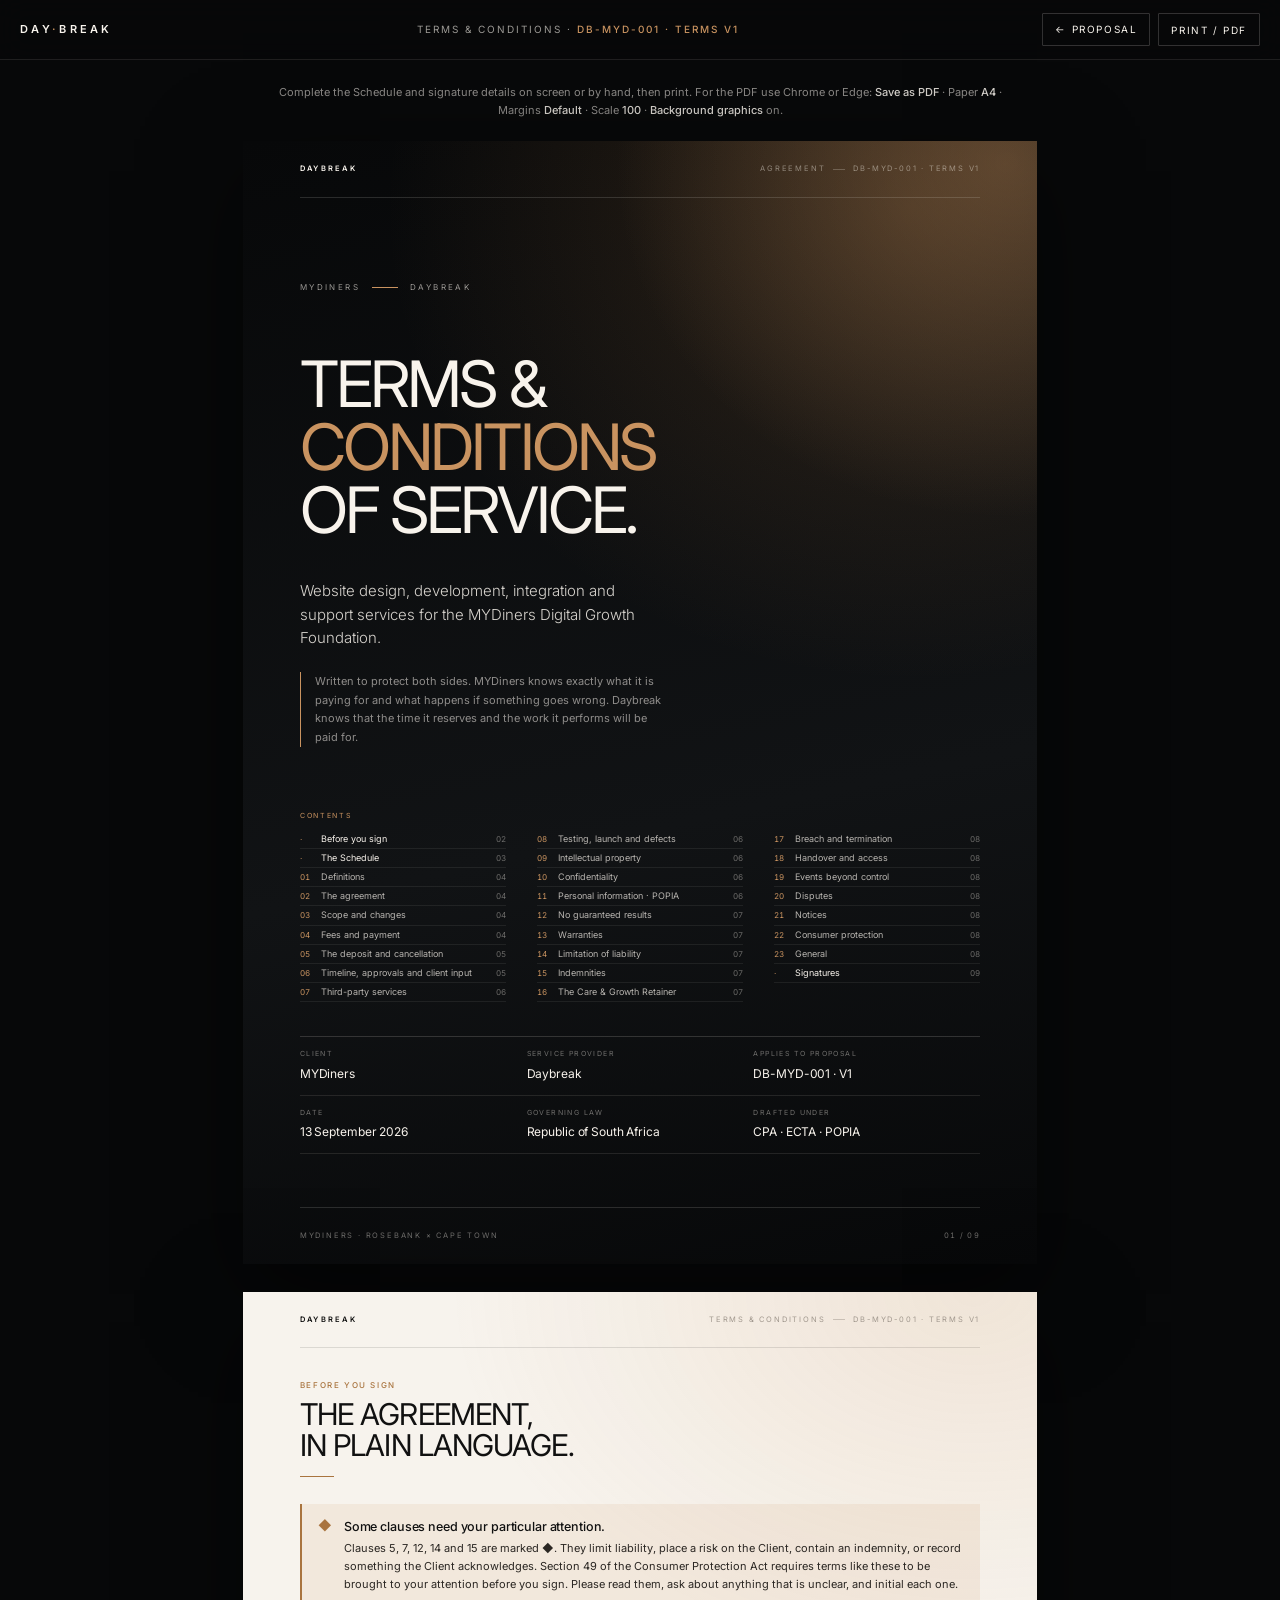
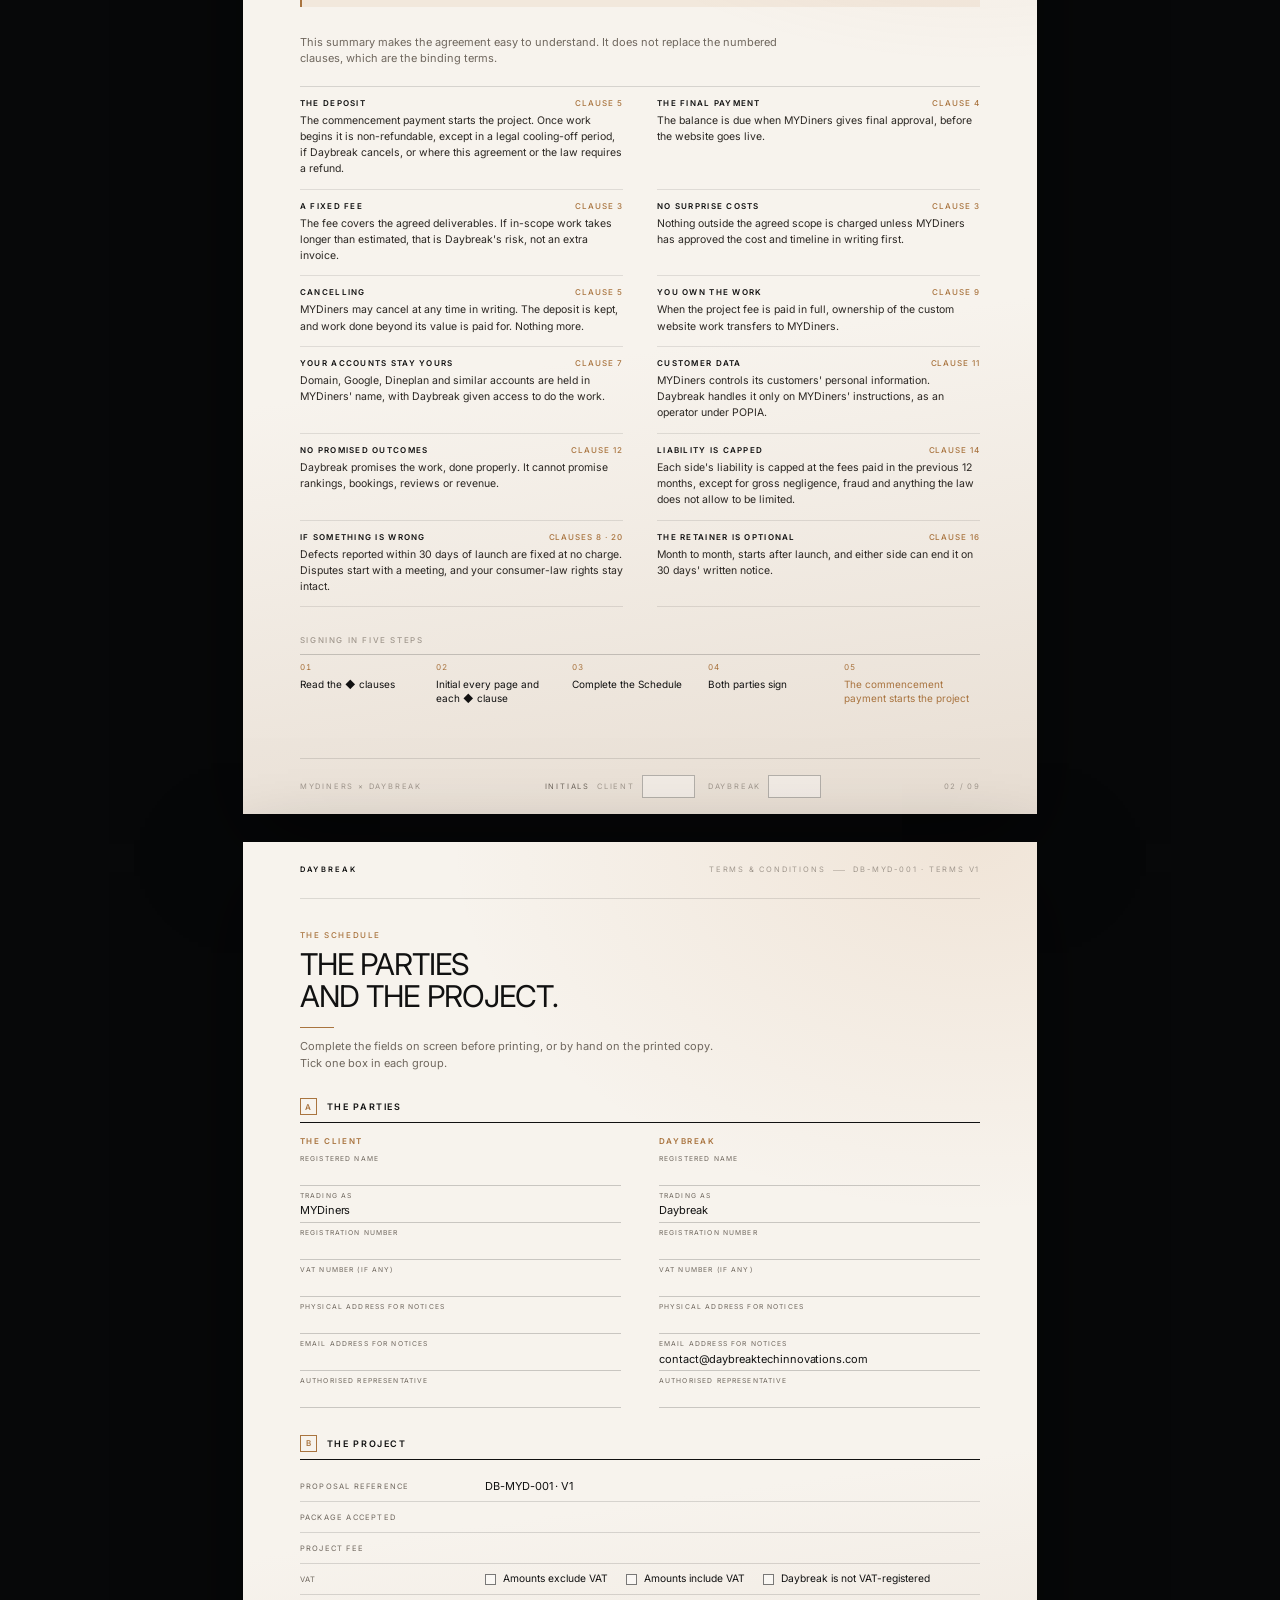
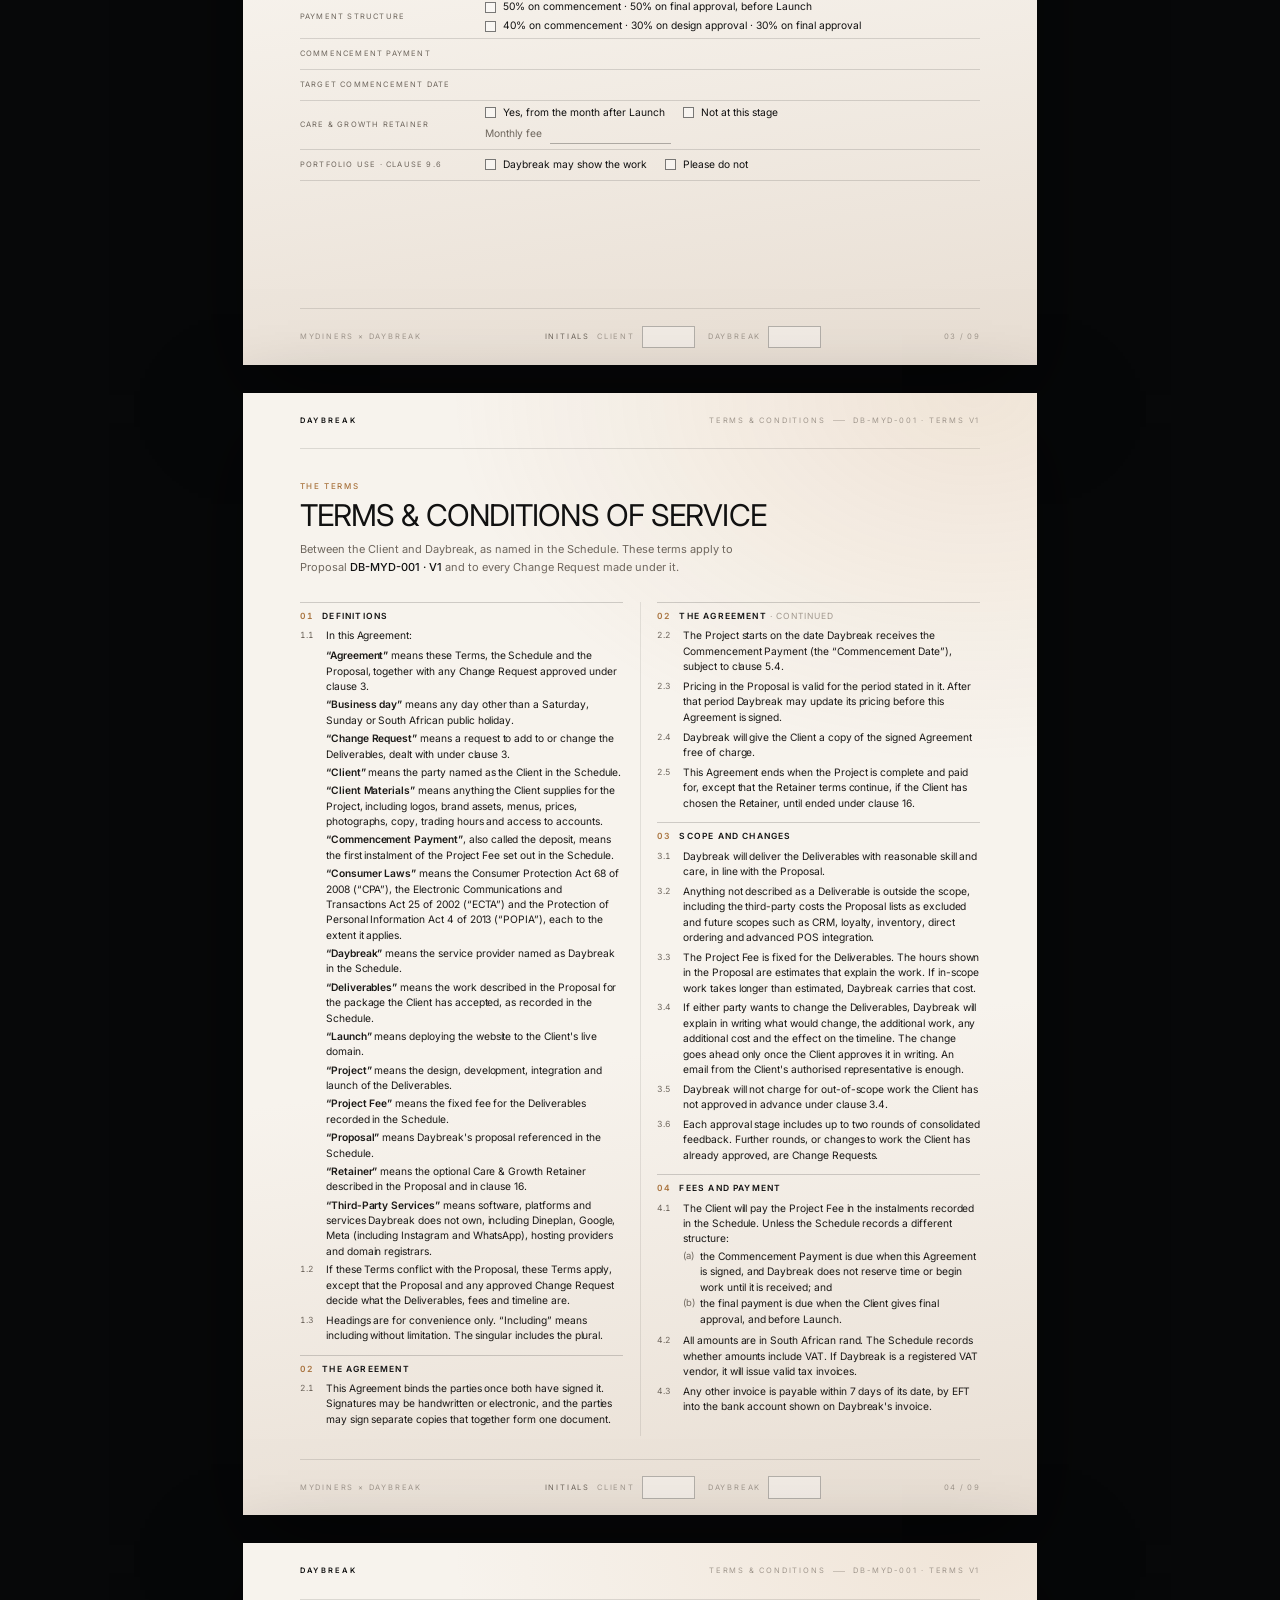
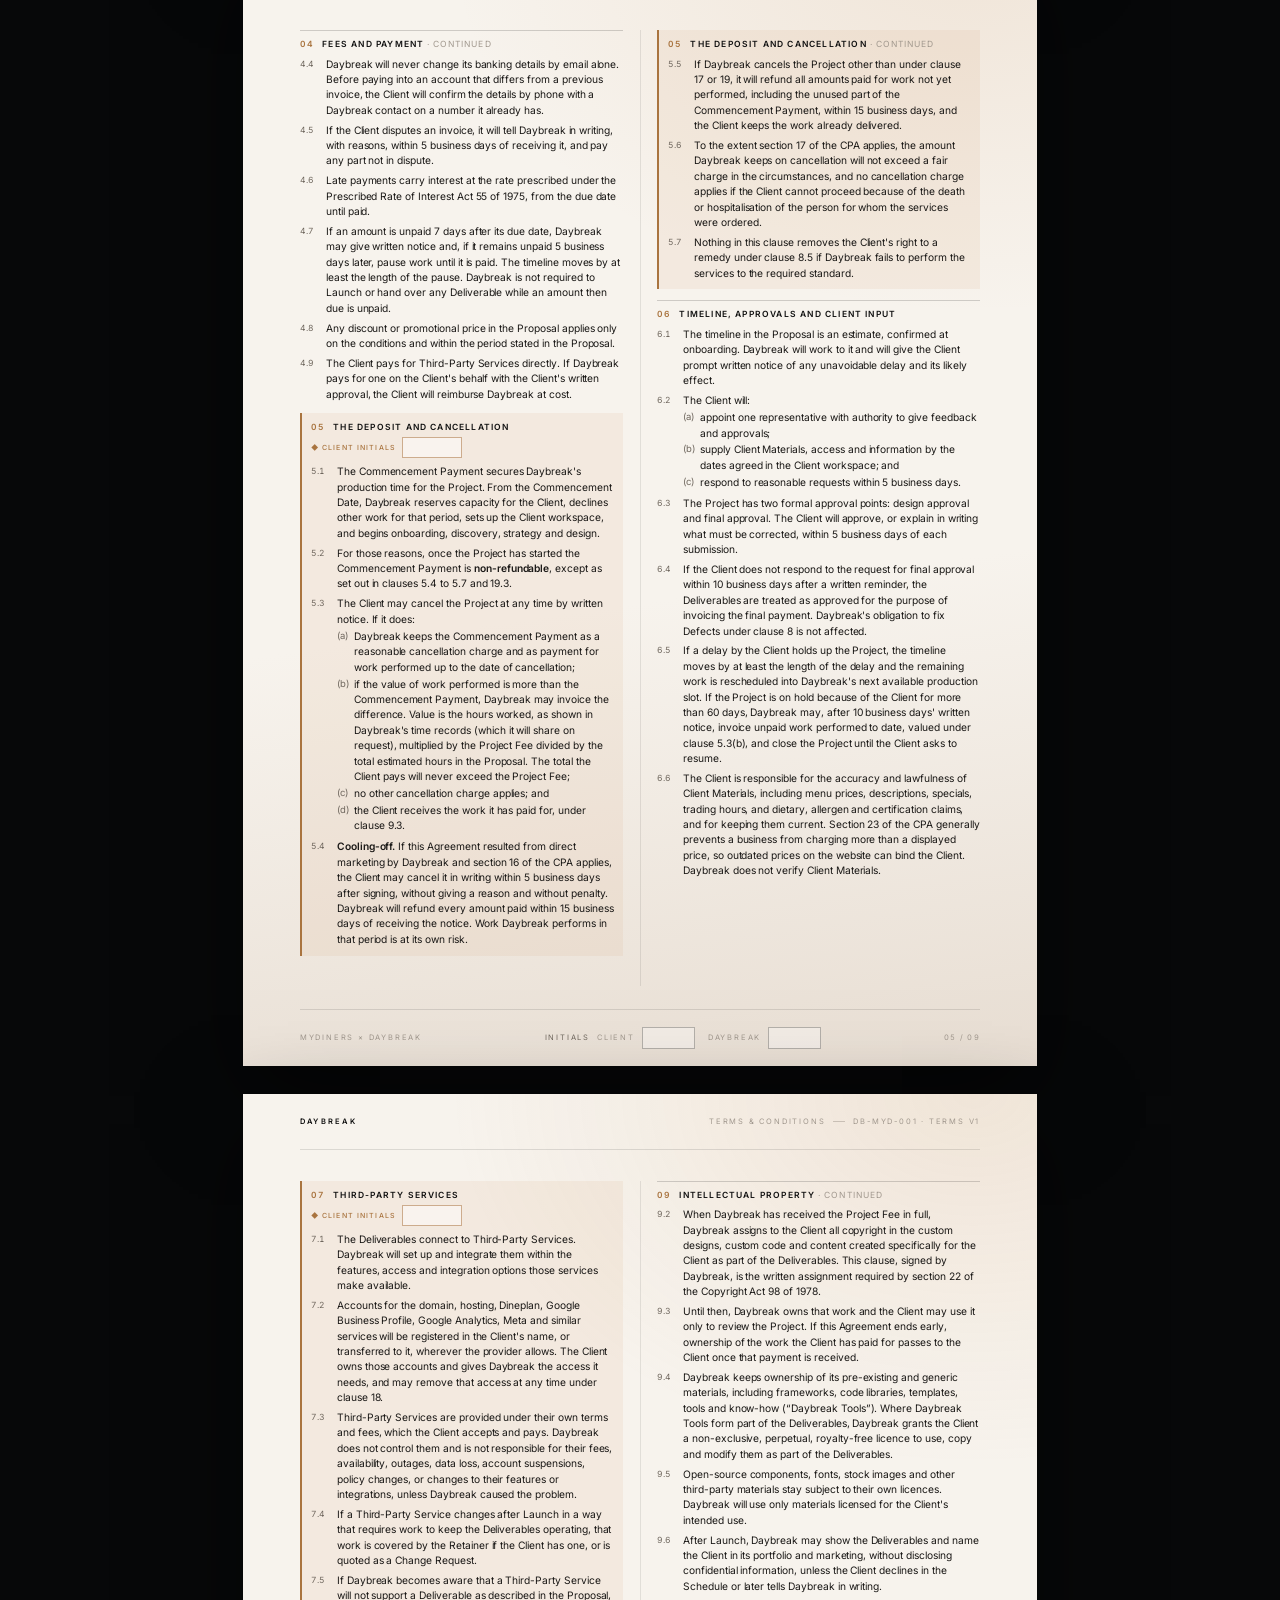
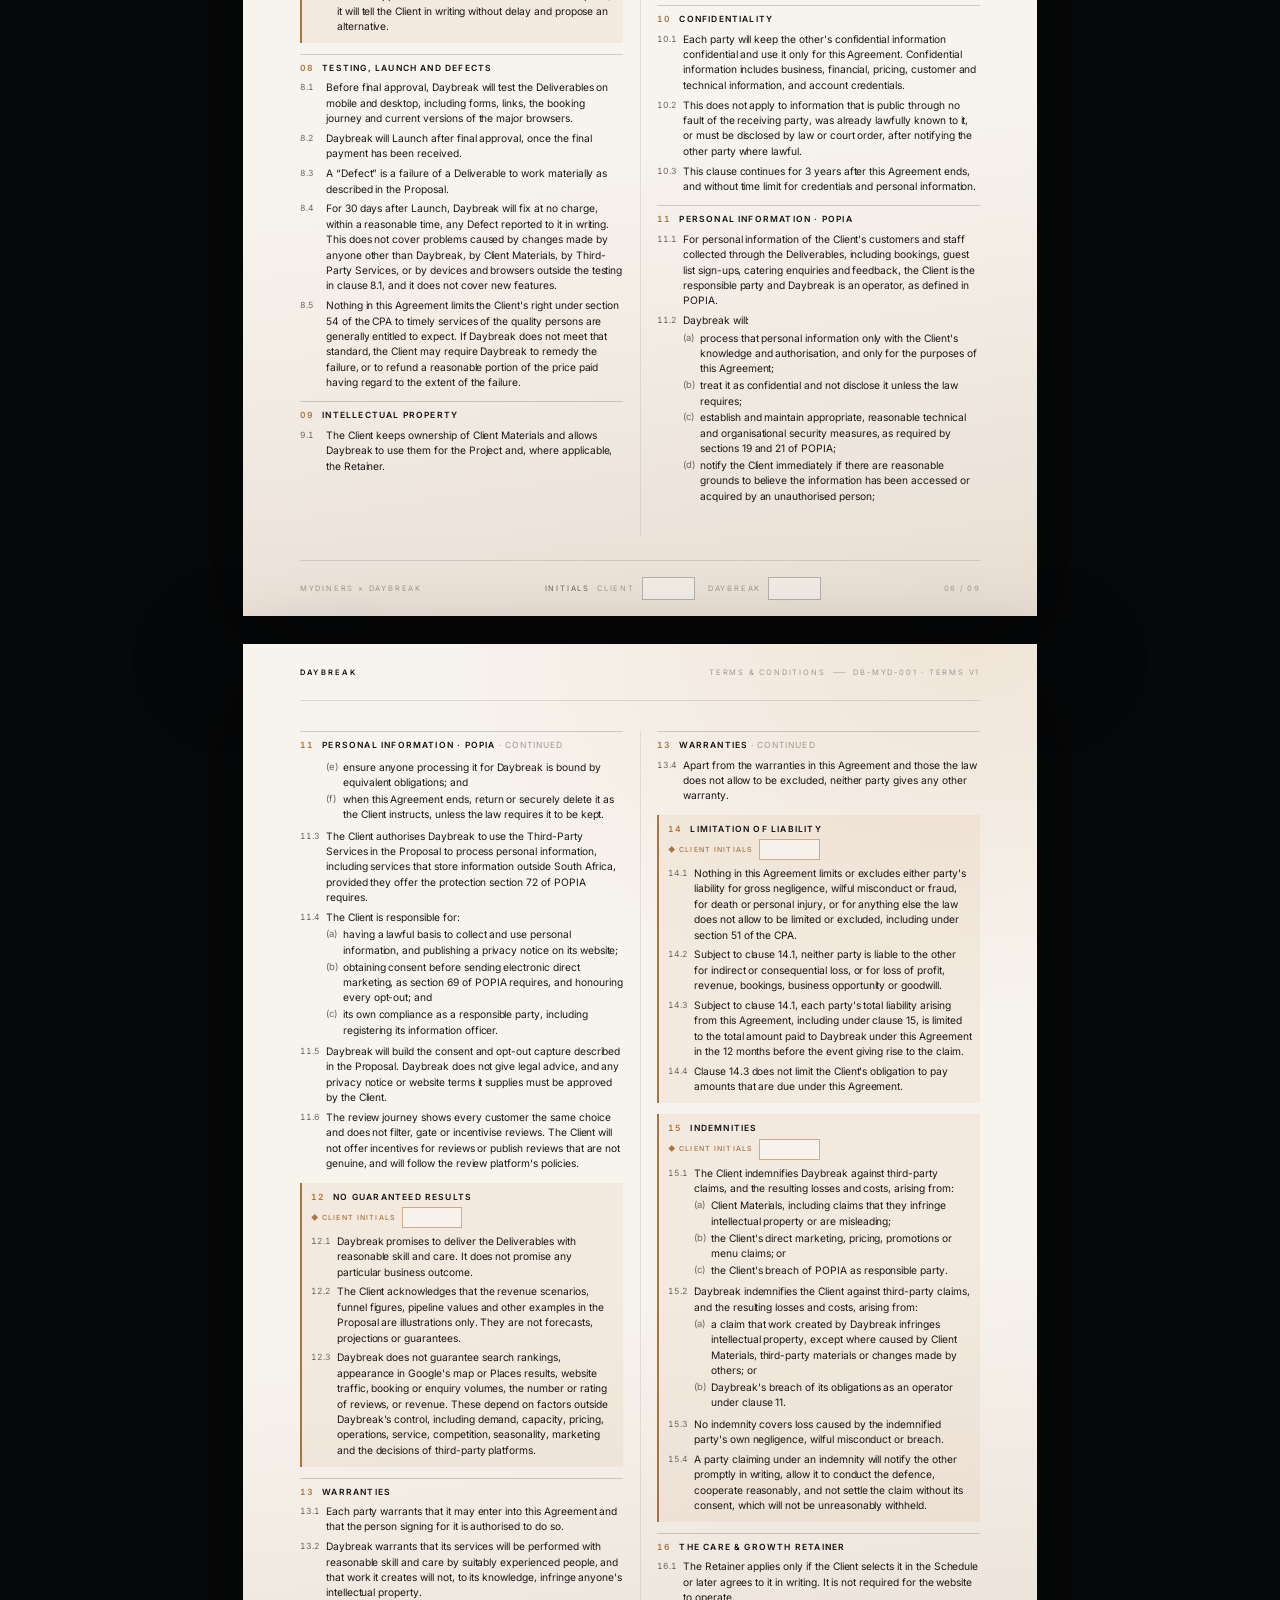
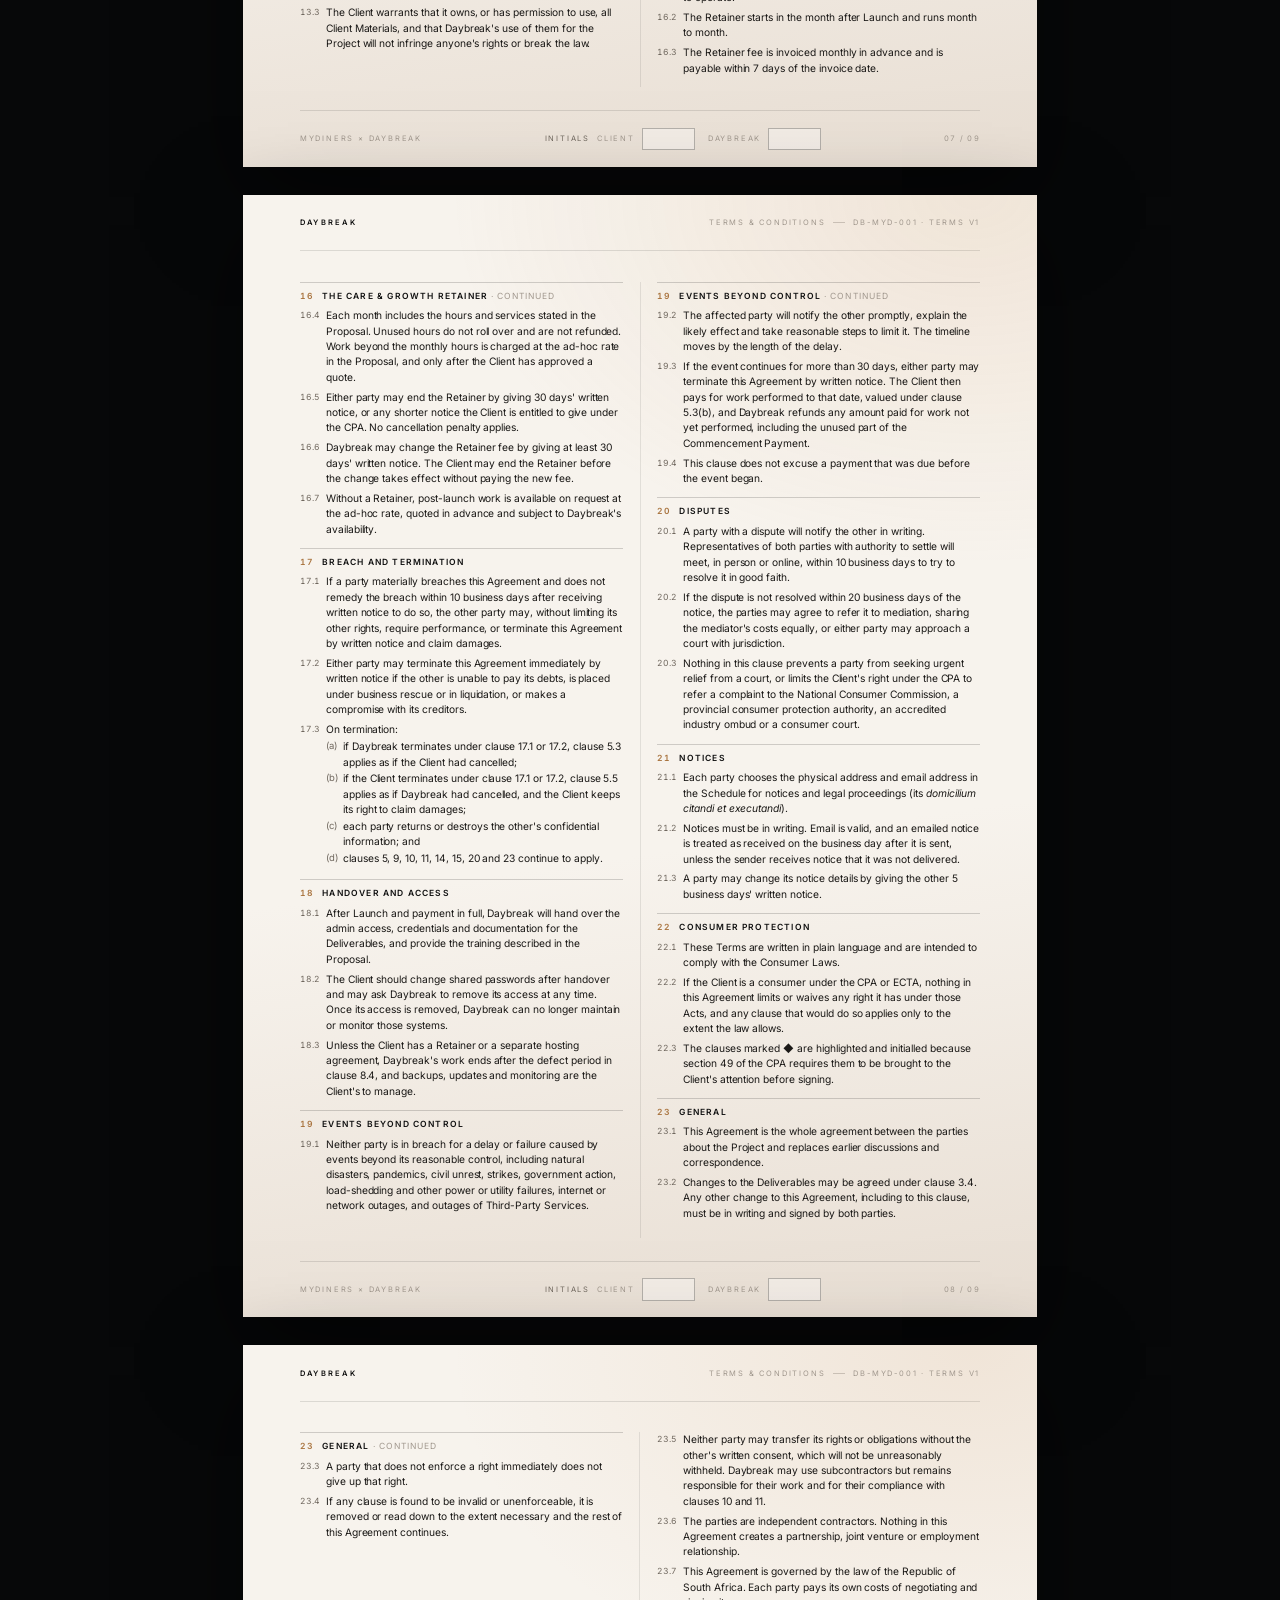
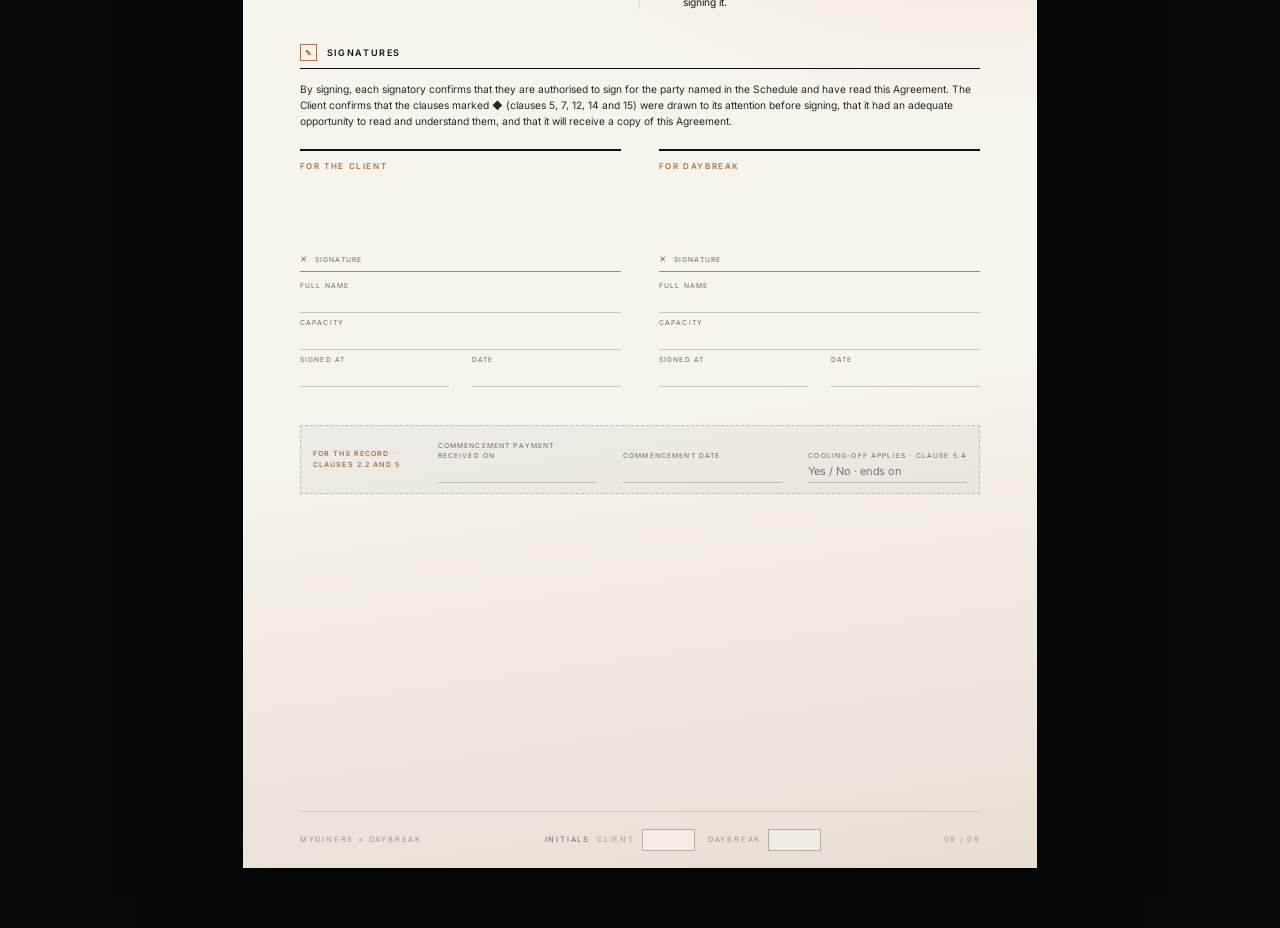
<file: agreement/index.html>
<!DOCTYPE html>
<html lang="en-ZA">
<head>
<meta charset="utf-8">
<meta name="viewport" content="width=device-width,initial-scale=1">
<title>MYDiners × Daybreak | Terms &amp; Conditions</title>
<meta name="description" content="Terms and conditions of service between MYDiners and Daybreak for the MYDiners Digital Growth Foundation, with schedule and signature page.">
<meta name="robots" content="noindex">
<link rel="preconnect" href="https://fonts.googleapis.com">
<link rel="preconnect" href="https://fonts.gstatic.com" crossorigin>
<link href="https://fonts.googleapis.com/css2?family=Inter:wght@300;400;500;600&display=swap" rel="stylesheet">
<link rel="stylesheet" href="/agreement/agreement.css">
</head>
<body>

<header class="bar">
  <a class="bar-brand" href="/">DAY<i>·</i>BREAK</a>
  <span class="bar-title">Terms &amp; Conditions · <b data-fill="reference">DB-MYD-001 · TERMS V1</b></span>
  <div class="bar-tools">
    <a class="bar-btn" href="/">← Proposal</a>
    <button class="bar-btn" type="button" data-print>PRINT / PDF</button>
  </div>
</header>

<p class="tip">Complete the Schedule and signature details on screen or by hand, then print. For the PDF use Chrome or Edge: <b>Save as PDF</b> · Paper <b>A4</b> · Margins <b>Default</b> · Scale <b>100</b> · <b>Background graphics</b> on.</p>

<main class="doc">

<!-- COVER ------------------------------------------------------------- -->
<section class="sheet dark cover">
  <header class="sh-head">
    <span class="sh-brand">DAYBREAK</span
    ><span class="sh-tag">AGREEMENT<i></i><b data-fill="reference">DB-MYD-001 · TERMS V1</b></span>
  </header>

  <div class="cv-body">
    <div class="cv-mark"><span>MYDINERS</span><i></i><span>DAYBREAK</span></div>
    <h1 class="cv-title">Terms &amp;<br><em>Conditions</em><br>of Service.</h1>
    <p class="cv-sub">Website design, development, integration and support services for the <span data-fill="project-name">MYDiners Digital Growth Foundation</span>.</p>
    <p class="cv-line">Written to protect both sides. MYDiners knows exactly what it is paying for and what happens if something goes wrong. Daybreak knows that the time it reserves and the work it performs will be paid for.</p>

    <div class="cv-contents">
      <p class="cv-label">CONTENTS</p>
      <ol data-contents></ol>
    </div>

    <div class="cv-meta">
      <div><span>Client</span><b data-fill="client-name">MYDiners</b></div>
      <div><span>Service provider</span><b data-fill="company">Daybreak</b></div>
      <div><span>Applies to proposal</span><b data-fill="proposal-ref">DB-MYD-001 · V1</b></div>
      <div><span>Date</span><b data-fill="date">13 September 2026</b></div>
      <div><span>Governing law</span><b>Republic of South Africa</b></div>
      <div><span>Drafted under</span><b>CPA · ECTA · POPIA</b></div>
    </div>
  </div>

  <footer class="sh-foot">
    <span>MYDINERS · ROSEBANK × CAPE TOWN</span><span class="sh-num">01</span>
  </footer>
</section>

<!-- BEFORE YOU SIGN ---------------------------------------------------- -->
<div class="region" data-layout="full">
  <div class="region-head" data-toc="Before you sign">
    <p class="eyebrow gold">BEFORE YOU SIGN</p>
    <h2 class="rh-title">The agreement,<br>in plain language.</h2>
    <span class="rule"></span>
  </div>

  <div class="notice">
    <span class="nt-mark">◆</span>
    <div>
      <b>Some clauses need your particular attention.</b>
      <p>Clauses <span data-fill="marked-list">5, 7, 12, 14 and 15</span> are marked ◆. They limit liability, place a risk on the Client, contain an indemnity, or record something the Client acknowledges. Section 49 of the Consumer Protection Act requires terms like these to be brought to your attention before you sign. Please read them, ask about anything that is unclear, and initial each one.</p>
    </div>
  </div>

  <p class="glance-lead">This summary makes the agreement easy to understand. It does not replace the numbered clauses, which are the binding terms.</p>

  <div class="glance">
    <div class="gl"><span>The deposit <em>Clause 5</em></span><p>The commencement payment starts the project. Once work begins it is non-refundable, except in a legal cooling-off period, if Daybreak cancels, or where this agreement or the law requires a refund.</p></div>
    <div class="gl"><span>The final payment <em>Clause 4</em></span><p>The balance is due when MYDiners gives final approval, before the website goes live.</p></div>
    <div class="gl"><span>A fixed fee <em>Clause 3</em></span><p>The fee covers the agreed deliverables. If in-scope work takes longer than estimated, that is Daybreak's risk, not an extra invoice.</p></div>
    <div class="gl"><span>No surprise costs <em>Clause 3</em></span><p>Nothing outside the agreed scope is charged unless MYDiners has approved the cost and timeline in writing first.</p></div>
    <div class="gl"><span>Cancelling <em>Clause 5</em></span><p>MYDiners may cancel at any time in writing. The deposit is kept, and work done beyond its value is paid for. Nothing more.</p></div>
    <div class="gl"><span>You own the work <em>Clause 9</em></span><p>When the project fee is paid in full, ownership of the custom website work transfers to MYDiners.</p></div>
    <div class="gl"><span>Your accounts stay yours <em>Clause 7</em></span><p>Domain, Google, Dineplan and similar accounts are held in MYDiners' name, with Daybreak given access to do the work.</p></div>
    <div class="gl"><span>Customer data <em>Clause 11</em></span><p>MYDiners controls its customers' personal information. Daybreak handles it only on MYDiners' instructions, as an operator under POPIA.</p></div>
    <div class="gl"><span>No promised outcomes <em>Clause 12</em></span><p>Daybreak promises the work, done properly. It cannot promise rankings, bookings, reviews or revenue.</p></div>
    <div class="gl"><span>Liability is capped <em>Clause 14</em></span><p>Each side's liability is capped at the fees paid in the previous 12 months, except for gross negligence, fraud and anything the law does not allow to be limited.</p></div>
    <div class="gl"><span>If something is wrong <em>Clauses 8 · 20</em></span><p>Defects reported within 30 days of launch are fixed at no charge. Disputes start with a meeting, and your consumer-law rights stay intact.</p></div>
    <div class="gl"><span>The retainer is optional <em>Clause 16</em></span><p>Month to month, starts after launch, and either side can end it on <span data-fill="retainer-notice">30 days'</span> written notice.</p></div>
  </div>

  <div class="steps">
    <p class="eyebrow">SIGNING IN FIVE STEPS</p>
    <ol>
      <li>Read the ◆ clauses</li>
      <li>Initial every page and each ◆ clause</li>
      <li>Complete the Schedule</li>
      <li>Both parties sign</li>
      <li>The commencement payment starts the project</li>
    </ol>
  </div>
</div>

<!-- THE SCHEDULE ---------------------------------------------------- -->
<div class="region" data-layout="full">
  <div class="region-head" data-toc="The Schedule">
    <p class="eyebrow gold">THE SCHEDULE</p>
    <h2 class="rh-title">The parties<br>and the project.</h2>
    <span class="rule"></span>
    <p class="rh-note">Complete the fields on screen before printing, or by hand on the printed copy. Tick one box in each group.</p>
  </div>

  <div class="sch">
    <h4><span>A</span>The parties</h4>
    <div class="parties">
      <div class="party">
        <h5>The Client</h5>
        <label class="f"><span>Registered name</span><input name="c-reg-name" autocomplete="off"></label>
        <label class="f"><span>Trading as</span><input name="c-trading" data-default="client-name" autocomplete="off"></label>
        <label class="f"><span>Registration number</span><input name="c-reg-no" autocomplete="off"></label>
        <label class="f"><span>VAT number (if any)</span><input name="c-vat" autocomplete="off"></label>
        <label class="f"><span>Physical address for notices</span><input name="c-address" autocomplete="off"></label>
        <label class="f"><span>Email address for notices</span><input name="c-email" autocomplete="off"></label>
        <label class="f"><span>Authorised representative</span><input name="c-rep" autocomplete="off"></label>
      </div>
      <div class="party">
        <h5>Daybreak</h5>
        <label class="f"><span>Registered name</span><input name="d-reg-name" autocomplete="off"></label>
        <label class="f"><span>Trading as</span><input name="d-trading" data-default="company" autocomplete="off"></label>
        <label class="f"><span>Registration number</span><input name="d-reg-no" autocomplete="off"></label>
        <label class="f"><span>VAT number (if any)</span><input name="d-vat" autocomplete="off"></label>
        <label class="f"><span>Physical address for notices</span><input name="d-address" autocomplete="off"></label>
        <label class="f"><span>Email address for notices</span><input name="d-email" data-default="email" autocomplete="off"></label>
        <label class="f"><span>Authorised representative</span><input name="d-rep" autocomplete="off"></label>
      </div>
    </div>
  </div>

  <div class="sch">
    <h4><span>B</span>The project</h4>
    <div class="rows">
      <div class="row"><span>Proposal reference</span><input name="p-ref" data-default="proposal-ref" autocomplete="off"></div>
      <div class="row"><span>Package accepted</span><input name="p-package" autocomplete="off"></div>
      <div class="row"><span>Project Fee</span><input name="p-fee" autocomplete="off"></div>
      <div class="row"><span>VAT</span>
        <div class="opts">
          <label class="opt"><input type="radio" name="p-vat" value="excl">Amounts exclude VAT</label>
          <label class="opt"><input type="radio" name="p-vat" value="incl">Amounts include VAT</label>
          <label class="opt"><input type="radio" name="p-vat" value="none">Daybreak is not VAT-registered</label>
        </div>
      </div>
      <div class="row"><span>Payment structure</span>
        <div class="opts">
          <label class="opt"><input type="radio" name="p-structure" value="50-50">50% on commencement · 50% on final approval, before Launch</label>
          <label class="opt"><input type="radio" name="p-structure" value="40-30-30">40% on commencement · 30% on design approval · 30% on final approval</label>
        </div>
      </div>
      <div class="row"><span>Commencement Payment</span><input name="p-deposit" autocomplete="off"></div>
      <div class="row"><span>Target commencement date</span><input name="p-start" autocomplete="off"></div>
      <div class="row"><span>Care &amp; Growth Retainer</span>
        <div class="opts">
          <label class="opt"><input type="radio" name="p-retainer" value="yes">Yes, from the month after Launch</label>
          <label class="opt"><input type="radio" name="p-retainer" value="no">Not at this stage</label>
          <label class="opt inline">Monthly fee<input name="p-retainer-fee" autocomplete="off"></label>
        </div>
      </div>
      <div class="row"><span>Portfolio use · clause 9.6</span>
        <div class="opts">
          <label class="opt"><input type="radio" name="p-portfolio" value="yes">Daybreak may show the work</label>
          <label class="opt"><input type="radio" name="p-portfolio" value="no">Please do not</label>
        </div>
      </div>
    </div>
  </div>
</div>

<!-- THE TERMS ---------------------------------------------------------- -->
<div class="region" data-layout="cols">
  <div class="region-head">
    <p class="eyebrow gold">THE TERMS</p>
    <h2 class="rh-title">Terms &amp; Conditions of Service</h2>
    <p class="rh-note">Between the Client and Daybreak, as named in the Schedule. These terms apply to Proposal <b data-fill="proposal-ref">DB-MYD-001 · V1</b> and to every Change Request made under it.</p>
  </div>

  <section class="clause">
    <h3><span class="cl-n">01</span><span class="cl-t">Definitions</span></h3>
    <ol class="sub">
      <li><span class="sn">1.1</span><p>In this Agreement:</p></li>
      <li class="def"><span class="sn"></span><p><b>“Agreement”</b> means these Terms, the Schedule and the Proposal, together with any Change Request approved under clause 3.</p></li>
      <li class="def"><span class="sn"></span><p><b>“Business day”</b> means any day other than a Saturday, Sunday or South African public holiday.</p></li>
      <li class="def"><span class="sn"></span><p><b>“Change Request”</b> means a request to add to or change the Deliverables, dealt with under clause 3.</p></li>
      <li class="def"><span class="sn"></span><p><b>“Client”</b> means the party named as the Client in the Schedule.</p></li>
      <li class="def"><span class="sn"></span><p><b>“Client Materials”</b> means anything the Client supplies for the Project, including logos, brand assets, menus, prices, photographs, copy, trading hours and access to accounts.</p></li>
      <li class="def"><span class="sn"></span><p><b>“Commencement Payment”</b>, also called the deposit, means the first instalment of the Project Fee set out in the Schedule.</p></li>
      <li class="def"><span class="sn"></span><p><b>“Consumer Laws”</b> means the Consumer Protection Act 68 of 2008 (“CPA”), the Electronic Communications and Transactions Act 25 of 2002 (“ECTA”) and the Protection of Personal Information Act 4 of 2013 (“POPIA”), each to the extent it applies.</p></li>
      <li class="def"><span class="sn"></span><p><b>“Daybreak”</b> means the service provider named as Daybreak in the Schedule.</p></li>
      <li class="def"><span class="sn"></span><p><b>“Deliverables”</b> means the work described in the Proposal for the package the Client has accepted, as recorded in the Schedule.</p></li>
      <li class="def"><span class="sn"></span><p><b>“Launch”</b> means deploying the website to the Client's live domain.</p></li>
      <li class="def"><span class="sn"></span><p><b>“Project”</b> means the design, development, integration and launch of the Deliverables.</p></li>
      <li class="def"><span class="sn"></span><p><b>“Project Fee”</b> means the fixed fee for the Deliverables recorded in the Schedule.</p></li>
      <li class="def"><span class="sn"></span><p><b>“Proposal”</b> means Daybreak's proposal referenced in the Schedule.</p></li>
      <li class="def"><span class="sn"></span><p><b>“Retainer”</b> means the optional Care &amp; Growth Retainer described in the Proposal and in clause 16.</p></li>
      <li class="def"><span class="sn"></span><p><b>“Third-Party Services”</b> means software, platforms and services Daybreak does not own, including Dineplan, Google, Meta (including Instagram and WhatsApp), hosting providers and domain registrars.</p></li>
      <li><span class="sn">1.2</span><p>If these Terms conflict with the Proposal, these Terms apply, except that the Proposal and any approved Change Request decide what the Deliverables, fees and timeline are.</p></li>
      <li><span class="sn">1.3</span><p>Headings are for convenience only. “Including” means including without limitation. The singular includes the plural.</p></li>
    </ol>
  </section>

  <section class="clause">
    <h3><span class="cl-n">02</span><span class="cl-t">The agreement</span></h3>
    <ol class="sub">
      <li><span class="sn">2.1</span><p>This Agreement binds the parties once both have signed it. Signatures may be handwritten or electronic, and the parties may sign separate copies that together form one document.</p></li>
      <li><span class="sn">2.2</span><p>The Project starts on the date Daybreak receives the Commencement Payment (the “Commencement Date”), subject to clause 5.4.</p></li>
      <li><span class="sn">2.3</span><p>Pricing in the Proposal is valid for the period stated in it. After that period Daybreak may update its pricing before this Agreement is signed.</p></li>
      <li><span class="sn">2.4</span><p>Daybreak will give the Client a copy of the signed Agreement free of charge.</p></li>
      <li><span class="sn">2.5</span><p>This Agreement ends when the Project is complete and paid for, except that the Retainer terms continue, if the Client has chosen the Retainer, until ended under clause 16.</p></li>
    </ol>
  </section>

  <section class="clause">
    <h3><span class="cl-n">03</span><span class="cl-t">Scope and changes</span></h3>
    <ol class="sub">
      <li><span class="sn">3.1</span><p>Daybreak will deliver the Deliverables with reasonable skill and care, in line with the Proposal.</p></li>
      <li><span class="sn">3.2</span><p>Anything not described as a Deliverable is outside the scope, including the third-party costs the Proposal lists as excluded and future scopes such as CRM, loyalty, inventory, direct ordering and advanced POS integration.</p></li>
      <li><span class="sn">3.3</span><p>The Project Fee is fixed for the Deliverables. The hours shown in the Proposal are estimates that explain the work. If in-scope work takes longer than estimated, Daybreak carries that cost.</p></li>
      <li><span class="sn">3.4</span><p>If either party wants to change the Deliverables, Daybreak will explain in writing what would change, the additional work, any additional cost and the effect on the timeline. The change goes ahead only once the Client approves it in writing. An email from the Client's authorised representative is enough.</p></li>
      <li><span class="sn">3.5</span><p>Daybreak will not charge for out-of-scope work the Client has not approved in advance under clause 3.4.</p></li>
      <li><span class="sn">3.6</span><p>Each approval stage includes up to two rounds of consolidated feedback. Further rounds, or changes to work the Client has already approved, are Change Requests.</p></li>
    </ol>
  </section>

  <section class="clause">
    <h3><span class="cl-n">04</span><span class="cl-t">Fees and payment</span></h3>
    <ol class="sub">
      <li><span class="sn">4.1</span><div><p>The Client will pay the Project Fee in the instalments recorded in the Schedule. Unless the Schedule records a different structure:</p>
        <ol class="alpha">
          <li><i>(a)</i><span>the Commencement Payment is due when this Agreement is signed, and Daybreak does not reserve time or begin work until it is received; and</span></li>
          <li><i>(b)</i><span>the final payment is due when the Client gives final approval, and before Launch.</span></li>
        </ol></div></li>
      <li><span class="sn">4.2</span><p>All amounts are in South African rand. The Schedule records whether amounts include VAT. If Daybreak is a registered VAT vendor, it will issue valid tax invoices.</p></li>
      <li><span class="sn">4.3</span><p>Any other invoice is payable within 7 days of its date, by EFT into the bank account shown on Daybreak's invoice.</p></li>
      <li><span class="sn">4.4</span><p>Daybreak will never change its banking details by email alone. Before paying into an account that differs from a previous invoice, the Client will confirm the details by phone with a Daybreak contact on a number it already has.</p></li>
      <li><span class="sn">4.5</span><p>If the Client disputes an invoice, it will tell Daybreak in writing, with reasons, within 5 business days of receiving it, and pay any part not in dispute.</p></li>
      <li><span class="sn">4.6</span><p>Late payments carry interest at the rate prescribed under the Prescribed Rate of Interest Act 55 of 1975, from the due date until paid.</p></li>
      <li><span class="sn">4.7</span><p>If an amount is unpaid 7 days after its due date, Daybreak may give written notice and, if it remains unpaid 5 business days later, pause work until it is paid. The timeline moves by at least the length of the pause. Daybreak is not required to Launch or hand over any Deliverable while an amount then due is unpaid.</p></li>
      <li><span class="sn">4.8</span><p>Any discount or promotional price in the Proposal applies only on the conditions and within the period stated in the Proposal.</p></li>
      <li><span class="sn">4.9</span><p>The Client pays for Third-Party Services directly. If Daybreak pays for one on the Client's behalf with the Client's written approval, the Client will reimburse Daybreak at cost.</p></li>
    </ol>
  </section>

  <section class="clause" data-initial>
    <h3><span class="cl-n">05</span><span class="cl-t">The deposit and cancellation</span><span class="init">◆ Client initials<i></i></span></h3>
    <ol class="sub">
      <li><span class="sn">5.1</span><p>The Commencement Payment secures Daybreak's production time for the Project. From the Commencement Date, Daybreak reserves capacity for the Client, declines other work for that period, sets up the Client workspace, and begins onboarding, discovery, strategy and design.</p></li>
      <li><span class="sn">5.2</span><p>For those reasons, once the Project has started the Commencement Payment is <b>non-refundable</b>, except as set out in clauses 5.4 to 5.7 and 19.3.</p></li>
      <li><span class="sn">5.3</span><div><p>The Client may cancel the Project at any time by written notice. If it does:</p>
        <ol class="alpha">
          <li><i>(a)</i><span>Daybreak keeps the Commencement Payment as a reasonable cancellation charge and as payment for work performed up to the date of cancellation;</span></li>
          <li><i>(b)</i><span>if the value of work performed is more than the Commencement Payment, Daybreak may invoice the difference. Value is the hours worked, as shown in Daybreak's time records (which it will share on request), multiplied by the Project Fee divided by the total estimated hours in the Proposal. The total the Client pays will never exceed the Project Fee;</span></li>
          <li><i>(c)</i><span>no other cancellation charge applies; and</span></li>
          <li><i>(d)</i><span>the Client receives the work it has paid for, under clause 9.3.</span></li>
        </ol></div></li>
      <li><span class="sn">5.4</span><p><b>Cooling-off.</b> If this Agreement resulted from direct marketing by Daybreak and section 16 of the CPA applies, the Client may cancel it in writing within 5 business days after signing, without giving a reason and without penalty. Daybreak will refund every amount paid within 15 business days of receiving the notice. Work Daybreak performs in that period is at its own risk.</p></li>
      <li><span class="sn">5.5</span><p>If Daybreak cancels the Project other than under clause 17 or 19, it will refund all amounts paid for work not yet performed, including the unused part of the Commencement Payment, within 15 business days, and the Client keeps the work already delivered.</p></li>
      <li><span class="sn">5.6</span><p>To the extent section 17 of the CPA applies, the amount Daybreak keeps on cancellation will not exceed a fair charge in the circumstances, and no cancellation charge applies if the Client cannot proceed because of the death or hospitalisation of the person for whom the services were ordered.</p></li>
      <li><span class="sn">5.7</span><p>Nothing in this clause removes the Client's right to a remedy under clause 8.5 if Daybreak fails to perform the services to the required standard.</p></li>
    </ol>
  </section>

  <section class="clause">
    <h3><span class="cl-n">06</span><span class="cl-t">Timeline, approvals and client input</span></h3>
    <ol class="sub">
      <li><span class="sn">6.1</span><p>The timeline in the Proposal is an estimate, confirmed at onboarding. Daybreak will work to it and will give the Client prompt written notice of any unavoidable delay and its likely effect.</p></li>
      <li><span class="sn">6.2</span><div><p>The Client will:</p>
        <ol class="alpha">
          <li><i>(a)</i><span>appoint one representative with authority to give feedback and approvals;</span></li>
          <li><i>(b)</i><span>supply Client Materials, access and information by the dates agreed in the Client workspace; and</span></li>
          <li><i>(c)</i><span>respond to reasonable requests within 5 business days.</span></li>
        </ol></div></li>
      <li><span class="sn">6.3</span><p>The Project has two formal approval points: design approval and final approval. The Client will approve, or explain in writing what must be corrected, within 5 business days of each submission.</p></li>
      <li><span class="sn">6.4</span><p>If the Client does not respond to the request for final approval within 10 business days after a written reminder, the Deliverables are treated as approved for the purpose of invoicing the final payment. Daybreak's obligation to fix Defects under clause 8 is not affected.</p></li>
      <li><span class="sn">6.5</span><p>If a delay by the Client holds up the Project, the timeline moves by at least the length of the delay and the remaining work is rescheduled into Daybreak's next available production slot. If the Project is on hold because of the Client for more than 60 days, Daybreak may, after 10 business days' written notice, invoice unpaid work performed to date, valued under clause 5.3(b), and close the Project until the Client asks to resume.</p></li>
      <li><span class="sn">6.6</span><p>The Client is responsible for the accuracy and lawfulness of Client Materials, including menu prices, descriptions, specials, trading hours, and dietary, allergen and certification claims, and for keeping them current. Section 23 of the CPA generally prevents a business from charging more than a displayed price, so outdated prices on the website can bind the Client. Daybreak does not verify Client Materials.</p></li>
    </ol>
  </section>

  <section class="clause" data-initial>
    <h3><span class="cl-n">07</span><span class="cl-t">Third-party services</span><span class="init">◆ Client initials<i></i></span></h3>
    <ol class="sub">
      <li><span class="sn">7.1</span><p>The Deliverables connect to Third-Party Services. Daybreak will set up and integrate them within the features, access and integration options those services make available.</p></li>
      <li><span class="sn">7.2</span><p>Accounts for the domain, hosting, Dineplan, Google Business Profile, Google Analytics, Meta and similar services will be registered in the Client's name, or transferred to it, wherever the provider allows. The Client owns those accounts and gives Daybreak the access it needs, and may remove that access at any time under clause 18.</p></li>
      <li><span class="sn">7.3</span><p>Third-Party Services are provided under their own terms and fees, which the Client accepts and pays. Daybreak does not control them and is not responsible for their fees, availability, outages, data loss, account suspensions, policy changes, or changes to their features or integrations, unless Daybreak caused the problem.</p></li>
      <li><span class="sn">7.4</span><p>If a Third-Party Service changes after Launch in a way that requires work to keep the Deliverables operating, that work is covered by the Retainer if the Client has one, or is quoted as a Change Request.</p></li>
      <li><span class="sn">7.5</span><p>If Daybreak becomes aware that a Third-Party Service will not support a Deliverable as described in the Proposal, it will tell the Client in writing without delay and propose an alternative.</p></li>
    </ol>
  </section>

  <section class="clause">
    <h3><span class="cl-n">08</span><span class="cl-t">Testing, launch and defects</span></h3>
    <ol class="sub">
      <li><span class="sn">8.1</span><p>Before final approval, Daybreak will test the Deliverables on mobile and desktop, including forms, links, the booking journey and current versions of the major browsers.</p></li>
      <li><span class="sn">8.2</span><p>Daybreak will Launch after final approval, once the final payment has been received.</p></li>
      <li><span class="sn">8.3</span><p>A “Defect” is a failure of a Deliverable to work materially as described in the Proposal.</p></li>
      <li><span class="sn">8.4</span><p>For 30 days after Launch, Daybreak will fix at no charge, within a reasonable time, any Defect reported to it in writing. This does not cover problems caused by changes made by anyone other than Daybreak, by Client Materials, by Third-Party Services, or by devices and browsers outside the testing in clause 8.1, and it does not cover new features.</p></li>
      <li><span class="sn">8.5</span><p>Nothing in this Agreement limits the Client's right under section 54 of the CPA to timely services of the quality persons are generally entitled to expect. If Daybreak does not meet that standard, the Client may require Daybreak to remedy the failure, or to refund a reasonable portion of the price paid having regard to the extent of the failure.</p></li>
    </ol>
  </section>

  <section class="clause">
    <h3><span class="cl-n">09</span><span class="cl-t">Intellectual property</span></h3>
    <ol class="sub">
      <li><span class="sn">9.1</span><p>The Client keeps ownership of Client Materials and allows Daybreak to use them for the Project and, where applicable, the Retainer.</p></li>
      <li><span class="sn">9.2</span><p>When Daybreak has received the Project Fee in full, Daybreak assigns to the Client all copyright in the custom designs, custom code and content created specifically for the Client as part of the Deliverables. This clause, signed by Daybreak, is the written assignment required by section 22 of the Copyright Act 98 of 1978.</p></li>
      <li><span class="sn">9.3</span><p>Until then, Daybreak owns that work and the Client may use it only to review the Project. If this Agreement ends early, ownership of the work the Client has paid for passes to the Client once that payment is received.</p></li>
      <li><span class="sn">9.4</span><p>Daybreak keeps ownership of its pre-existing and generic materials, including frameworks, code libraries, templates, tools and know-how (“Daybreak Tools”). Where Daybreak Tools form part of the Deliverables, Daybreak grants the Client a non-exclusive, perpetual, royalty-free licence to use, copy and modify them as part of the Deliverables.</p></li>
      <li><span class="sn">9.5</span><p>Open-source components, fonts, stock images and other third-party materials stay subject to their own licences. Daybreak will use only materials licensed for the Client's intended use.</p></li>
      <li><span class="sn">9.6</span><p>After Launch, Daybreak may show the Deliverables and name the Client in its portfolio and marketing, without disclosing confidential information, unless the Client declines in the Schedule or later tells Daybreak in writing.</p></li>
    </ol>
  </section>

  <section class="clause">
    <h3><span class="cl-n">10</span><span class="cl-t">Confidentiality</span></h3>
    <ol class="sub">
      <li><span class="sn">10.1</span><p>Each party will keep the other's confidential information confidential and use it only for this Agreement. Confidential information includes business, financial, pricing, customer and technical information, and account credentials.</p></li>
      <li><span class="sn">10.2</span><p>This does not apply to information that is public through no fault of the receiving party, was already lawfully known to it, or must be disclosed by law or court order, after notifying the other party where lawful.</p></li>
      <li><span class="sn">10.3</span><p>This clause continues for 3 years after this Agreement ends, and without time limit for credentials and personal information.</p></li>
    </ol>
  </section>

  <section class="clause">
    <h3><span class="cl-n">11</span><span class="cl-t">Personal information · POPIA</span></h3>
    <ol class="sub">
      <li><span class="sn">11.1</span><p>For personal information of the Client's customers and staff collected through the Deliverables, including bookings, guest list sign-ups, catering enquiries and feedback, the Client is the responsible party and Daybreak is an operator, as defined in POPIA.</p></li>
      <li><span class="sn">11.2</span><div><p>Daybreak will:</p>
        <ol class="alpha">
          <li><i>(a)</i><span>process that personal information only with the Client's knowledge and authorisation, and only for the purposes of this Agreement;</span></li>
          <li><i>(b)</i><span>treat it as confidential and not disclose it unless the law requires;</span></li>
          <li><i>(c)</i><span>establish and maintain appropriate, reasonable technical and organisational security measures, as required by sections 19 and 21 of POPIA;</span></li>
          <li><i>(d)</i><span>notify the Client immediately if there are reasonable grounds to believe the information has been accessed or acquired by an unauthorised person;</span></li>
          <li><i>(e)</i><span>ensure anyone processing it for Daybreak is bound by equivalent obligations; and</span></li>
          <li><i>(f)</i><span>when this Agreement ends, return or securely delete it as the Client instructs, unless the law requires it to be kept.</span></li>
        </ol></div></li>
      <li><span class="sn">11.3</span><p>The Client authorises Daybreak to use the Third-Party Services in the Proposal to process personal information, including services that store information outside South Africa, provided they offer the protection section 72 of POPIA requires.</p></li>
      <li><span class="sn">11.4</span><div><p>The Client is responsible for:</p>
        <ol class="alpha">
          <li><i>(a)</i><span>having a lawful basis to collect and use personal information, and publishing a privacy notice on its website;</span></li>
          <li><i>(b)</i><span>obtaining consent before sending electronic direct marketing, as section 69 of POPIA requires, and honouring every opt-out; and</span></li>
          <li><i>(c)</i><span>its own compliance as a responsible party, including registering its information officer.</span></li>
        </ol></div></li>
      <li><span class="sn">11.5</span><p>Daybreak will build the consent and opt-out capture described in the Proposal. Daybreak does not give legal advice, and any privacy notice or website terms it supplies must be approved by the Client.</p></li>
      <li><span class="sn">11.6</span><p>The review journey shows every customer the same choice and does not filter, gate or incentivise reviews. The Client will not offer incentives for reviews or publish reviews that are not genuine, and will follow the review platform's policies.</p></li>
    </ol>
  </section>

  <section class="clause" data-initial>
    <h3><span class="cl-n">12</span><span class="cl-t">No guaranteed results</span><span class="init">◆ Client initials<i></i></span></h3>
    <ol class="sub">
      <li><span class="sn">12.1</span><p>Daybreak promises to deliver the Deliverables with reasonable skill and care. It does not promise any particular business outcome.</p></li>
      <li><span class="sn">12.2</span><p>The Client acknowledges that the revenue scenarios, funnel figures, pipeline values and other examples in the Proposal are illustrations only. They are not forecasts, projections or guarantees.</p></li>
      <li><span class="sn">12.3</span><p>Daybreak does not guarantee search rankings, appearance in Google's map or Places results, website traffic, booking or enquiry volumes, the number or rating of reviews, or revenue. These depend on factors outside Daybreak's control, including demand, capacity, pricing, operations, service, competition, seasonality, marketing and the decisions of third-party platforms.</p></li>
    </ol>
  </section>

  <section class="clause">
    <h3><span class="cl-n">13</span><span class="cl-t">Warranties</span></h3>
    <ol class="sub">
      <li><span class="sn">13.1</span><p>Each party warrants that it may enter into this Agreement and that the person signing for it is authorised to do so.</p></li>
      <li><span class="sn">13.2</span><p>Daybreak warrants that its services will be performed with reasonable skill and care by suitably experienced people, and that work it creates will not, to its knowledge, infringe anyone's intellectual property.</p></li>
      <li><span class="sn">13.3</span><p>The Client warrants that it owns, or has permission to use, all Client Materials, and that Daybreak's use of them for the Project will not infringe anyone's rights or break the law.</p></li>
      <li><span class="sn">13.4</span><p>Apart from the warranties in this Agreement and those the law does not allow to be excluded, neither party gives any other warranty.</p></li>
    </ol>
  </section>

  <section class="clause" data-initial>
    <h3><span class="cl-n">14</span><span class="cl-t">Limitation of liability</span><span class="init">◆ Client initials<i></i></span></h3>
    <ol class="sub">
      <li><span class="sn">14.1</span><p>Nothing in this Agreement limits or excludes either party's liability for gross negligence, wilful misconduct or fraud, for death or personal injury, or for anything else the law does not allow to be limited or excluded, including under section 51 of the CPA.</p></li>
      <li><span class="sn">14.2</span><p>Subject to clause 14.1, neither party is liable to the other for indirect or consequential loss, or for loss of profit, revenue, bookings, business opportunity or goodwill.</p></li>
      <li><span class="sn">14.3</span><p>Subject to clause 14.1, each party's total liability arising from this Agreement, including under clause 15, is limited to the total amount paid to Daybreak under this Agreement in the 12 months before the event giving rise to the claim.</p></li>
      <li><span class="sn">14.4</span><p>Clause 14.3 does not limit the Client's obligation to pay amounts that are due under this Agreement.</p></li>
    </ol>
  </section>

  <section class="clause" data-initial>
    <h3><span class="cl-n">15</span><span class="cl-t">Indemnities</span><span class="init">◆ Client initials<i></i></span></h3>
    <ol class="sub">
      <li><span class="sn">15.1</span><div><p>The Client indemnifies Daybreak against third-party claims, and the resulting losses and costs, arising from:</p>
        <ol class="alpha">
          <li><i>(a)</i><span>Client Materials, including claims that they infringe intellectual property or are misleading;</span></li>
          <li><i>(b)</i><span>the Client's direct marketing, pricing, promotions or menu claims; or</span></li>
          <li><i>(c)</i><span>the Client's breach of POPIA as responsible party.</span></li>
        </ol></div></li>
      <li><span class="sn">15.2</span><div><p>Daybreak indemnifies the Client against third-party claims, and the resulting losses and costs, arising from:</p>
        <ol class="alpha">
          <li><i>(a)</i><span>a claim that work created by Daybreak infringes intellectual property, except where caused by Client Materials, third-party materials or changes made by others; or</span></li>
          <li><i>(b)</i><span>Daybreak's breach of its obligations as an operator under clause 11.</span></li>
        </ol></div></li>
      <li><span class="sn">15.3</span><p>No indemnity covers loss caused by the indemnified party's own negligence, wilful misconduct or breach.</p></li>
      <li><span class="sn">15.4</span><p>A party claiming under an indemnity will notify the other promptly in writing, allow it to conduct the defence, cooperate reasonably, and not settle the claim without its consent, which will not be unreasonably withheld.</p></li>
    </ol>
  </section>

  <section class="clause">
    <h3><span class="cl-n">16</span><span class="cl-t">The Care &amp; Growth Retainer</span></h3>
    <ol class="sub">
      <li><span class="sn">16.1</span><p>The Retainer applies only if the Client selects it in the Schedule or later agrees to it in writing. It is not required for the website to operate.</p></li>
      <li><span class="sn">16.2</span><p>The Retainer starts in the month after Launch and runs month to month.</p></li>
      <li><span class="sn">16.3</span><p>The Retainer fee is invoiced monthly in advance and is payable within 7 days of the invoice date.</p></li>
      <li><span class="sn">16.4</span><p>Each month includes the hours and services stated in the Proposal. Unused hours do not roll over and are not refunded. Work beyond the monthly hours is charged at the ad-hoc rate in the Proposal, and only after the Client has approved a quote.</p></li>
      <li><span class="sn">16.5</span><p>Either party may end the Retainer by giving <span data-fill="retainer-notice">30 days'</span> written notice, or any shorter notice the Client is entitled to give under the CPA. No cancellation penalty applies.</p></li>
      <li><span class="sn">16.6</span><p>Daybreak may change the Retainer fee by giving at least 30 days' written notice. The Client may end the Retainer before the change takes effect without paying the new fee.</p></li>
      <li><span class="sn">16.7</span><p>Without a Retainer, post-launch work is available on request at the ad-hoc rate, quoted in advance and subject to Daybreak's availability.</p></li>
    </ol>
  </section>

  <section class="clause">
    <h3><span class="cl-n">17</span><span class="cl-t">Breach and termination</span></h3>
    <ol class="sub">
      <li><span class="sn">17.1</span><p>If a party materially breaches this Agreement and does not remedy the breach within 10 business days after receiving written notice to do so, the other party may, without limiting its other rights, require performance, or terminate this Agreement by written notice and claim damages.</p></li>
      <li><span class="sn">17.2</span><p>Either party may terminate this Agreement immediately by written notice if the other is unable to pay its debts, is placed under business rescue or in liquidation, or makes a compromise with its creditors.</p></li>
      <li><span class="sn">17.3</span><div><p>On termination:</p>
        <ol class="alpha">
          <li><i>(a)</i><span>if Daybreak terminates under clause 17.1 or 17.2, clause 5.3 applies as if the Client had cancelled;</span></li>
          <li><i>(b)</i><span>if the Client terminates under clause 17.1 or 17.2, clause 5.5 applies as if Daybreak had cancelled, and the Client keeps its right to claim damages;</span></li>
          <li><i>(c)</i><span>each party returns or destroys the other's confidential information; and</span></li>
          <li><i>(d)</i><span>clauses 5, 9, 10, 11, 14, 15, 20 and 23 continue to apply.</span></li>
        </ol></div></li>
    </ol>
  </section>

  <section class="clause">
    <h3><span class="cl-n">18</span><span class="cl-t">Handover and access</span></h3>
    <ol class="sub">
      <li><span class="sn">18.1</span><p>After Launch and payment in full, Daybreak will hand over the admin access, credentials and documentation for the Deliverables, and provide the training described in the Proposal.</p></li>
      <li><span class="sn">18.2</span><p>The Client should change shared passwords after handover and may ask Daybreak to remove its access at any time. Once its access is removed, Daybreak can no longer maintain or monitor those systems.</p></li>
      <li><span class="sn">18.3</span><p>Unless the Client has a Retainer or a separate hosting agreement, Daybreak's work ends after the defect period in clause 8.4, and backups, updates and monitoring are the Client's to manage.</p></li>
    </ol>
  </section>

  <section class="clause">
    <h3><span class="cl-n">19</span><span class="cl-t">Events beyond control</span></h3>
    <ol class="sub">
      <li><span class="sn">19.1</span><p>Neither party is in breach for a delay or failure caused by events beyond its reasonable control, including natural disasters, pandemics, civil unrest, strikes, government action, load-shedding and other power or utility failures, internet or network outages, and outages of Third-Party Services.</p></li>
      <li><span class="sn">19.2</span><p>The affected party will notify the other promptly, explain the likely effect and take reasonable steps to limit it. The timeline moves by the length of the delay.</p></li>
      <li><span class="sn">19.3</span><p>If the event continues for more than 30 days, either party may terminate this Agreement by written notice. The Client then pays for work performed to that date, valued under clause 5.3(b), and Daybreak refunds any amount paid for work not yet performed, including the unused part of the Commencement Payment.</p></li>
      <li><span class="sn">19.4</span><p>This clause does not excuse a payment that was due before the event began.</p></li>
    </ol>
  </section>

  <section class="clause">
    <h3><span class="cl-n">20</span><span class="cl-t">Disputes</span></h3>
    <ol class="sub">
      <li><span class="sn">20.1</span><p>A party with a dispute will notify the other in writing. Representatives of both parties with authority to settle will meet, in person or online, within 10 business days to try to resolve it in good faith.</p></li>
      <li><span class="sn">20.2</span><p>If the dispute is not resolved within 20 business days of the notice, the parties may agree to refer it to mediation, sharing the mediator's costs equally, or either party may approach a court with jurisdiction.</p></li>
      <li><span class="sn">20.3</span><p>Nothing in this clause prevents a party from seeking urgent relief from a court, or limits the Client's right under the CPA to refer a complaint to the National Consumer Commission, a provincial consumer protection authority, an accredited industry ombud or a consumer court.</p></li>
    </ol>
  </section>

  <section class="clause">
    <h3><span class="cl-n">21</span><span class="cl-t">Notices</span></h3>
    <ol class="sub">
      <li><span class="sn">21.1</span><p>Each party chooses the physical address and email address in the Schedule for notices and legal proceedings (its <i>domicilium citandi et executandi</i>).</p></li>
      <li><span class="sn">21.2</span><p>Notices must be in writing. Email is valid, and an emailed notice is treated as received on the business day after it is sent, unless the sender receives notice that it was not delivered.</p></li>
      <li><span class="sn">21.3</span><p>A party may change its notice details by giving the other 5 business days' written notice.</p></li>
    </ol>
  </section>

  <section class="clause">
    <h3><span class="cl-n">22</span><span class="cl-t">Consumer protection</span></h3>
    <ol class="sub">
      <li><span class="sn">22.1</span><p>These Terms are written in plain language and are intended to comply with the Consumer Laws.</p></li>
      <li><span class="sn">22.2</span><p>If the Client is a consumer under the CPA or ECTA, nothing in this Agreement limits or waives any right it has under those Acts, and any clause that would do so applies only to the extent the law allows.</p></li>
      <li><span class="sn">22.3</span><p>The clauses marked ◆ are highlighted and initialled because section 49 of the CPA requires them to be brought to the Client's attention before signing.</p></li>
    </ol>
  </section>

  <section class="clause">
    <h3><span class="cl-n">23</span><span class="cl-t">General</span></h3>
    <ol class="sub">
      <li><span class="sn">23.1</span><p>This Agreement is the whole agreement between the parties about the Project and replaces earlier discussions and correspondence.</p></li>
      <li><span class="sn">23.2</span><p>Changes to the Deliverables may be agreed under clause 3.4. Any other change to this Agreement, including to this clause, must be in writing and signed by both parties.</p></li>
      <li><span class="sn">23.3</span><p>A party that does not enforce a right immediately does not give up that right.</p></li>
      <li><span class="sn">23.4</span><p>If any clause is found to be invalid or unenforceable, it is removed or read down to the extent necessary and the rest of this Agreement continues.</p></li>
      <li><span class="sn">23.5</span><p>Neither party may transfer its rights or obligations without the other's written consent, which will not be unreasonably withheld. Daybreak may use subcontractors but remains responsible for their work and for their compliance with clauses 10 and 11.</p></li>
      <li><span class="sn">23.6</span><p>The parties are independent contractors. Nothing in this Agreement creates a partnership, joint venture or employment relationship.</p></li>
      <li><span class="sn">23.7</span><p>This Agreement is governed by the law of the Republic of South Africa. Each party pays its own costs of negotiating and signing it.</p></li>
    </ol>
  </section>

  <div class="sign-tail" data-tail data-toc="Signatures">
    <h4><span>✎</span>Signatures</h4>
    <p class="ack">By signing, each signatory confirms that they are authorised to sign for the party named in the Schedule and have read this Agreement. The Client confirms that the clauses marked ◆ (clauses <span data-fill="marked-list">5, 7, 12, 14 and 15</span>) were drawn to its attention before signing, that it had an adequate opportunity to read and understand them, and that it will receive a copy of this Agreement.</p>
    <div class="signs">
      <div class="sign">
        <h5>For the Client</h5>
        <div class="sig"><span>Signature</span></div>
        <label class="f"><span>Full name</span><input name="s-c-name" autocomplete="off"></label>
        <label class="f"><span>Capacity</span><input name="s-c-capacity" autocomplete="off"></label>
        <div class="f-pair">
          <label class="f"><span>Signed at</span><input name="s-c-place" autocomplete="off"></label>
          <label class="f"><span>Date</span><input name="s-c-date" autocomplete="off"></label>
        </div>
      </div>
      <div class="sign">
        <h5>For Daybreak</h5>
        <div class="sig"><span>Signature</span></div>
        <label class="f"><span>Full name</span><input name="s-d-name" autocomplete="off"></label>
        <label class="f"><span>Capacity</span><input name="s-d-capacity" autocomplete="off"></label>
        <div class="f-pair">
          <label class="f"><span>Signed at</span><input name="s-d-place" autocomplete="off"></label>
          <label class="f"><span>Date</span><input name="s-d-date" autocomplete="off"></label>
        </div>
      </div>
    </div>
    <div class="record">
      <span class="rc-label">For the record · clauses 2.2 and 5</span>
      <label class="f"><span>Commencement Payment received on</span><input name="r-received" autocomplete="off"></label>
      <label class="f"><span>Commencement Date</span><input name="r-start" autocomplete="off"></label>
      <label class="f"><span>Cooling-off applies · clause 5.4</span><input name="r-cooling" placeholder="Yes / No · ends on" autocomplete="off"></label>
    </div>
  </div>
</div>

</main>
<script src="/agreement/agreement.js"></script>
</body>
</html>
</file>
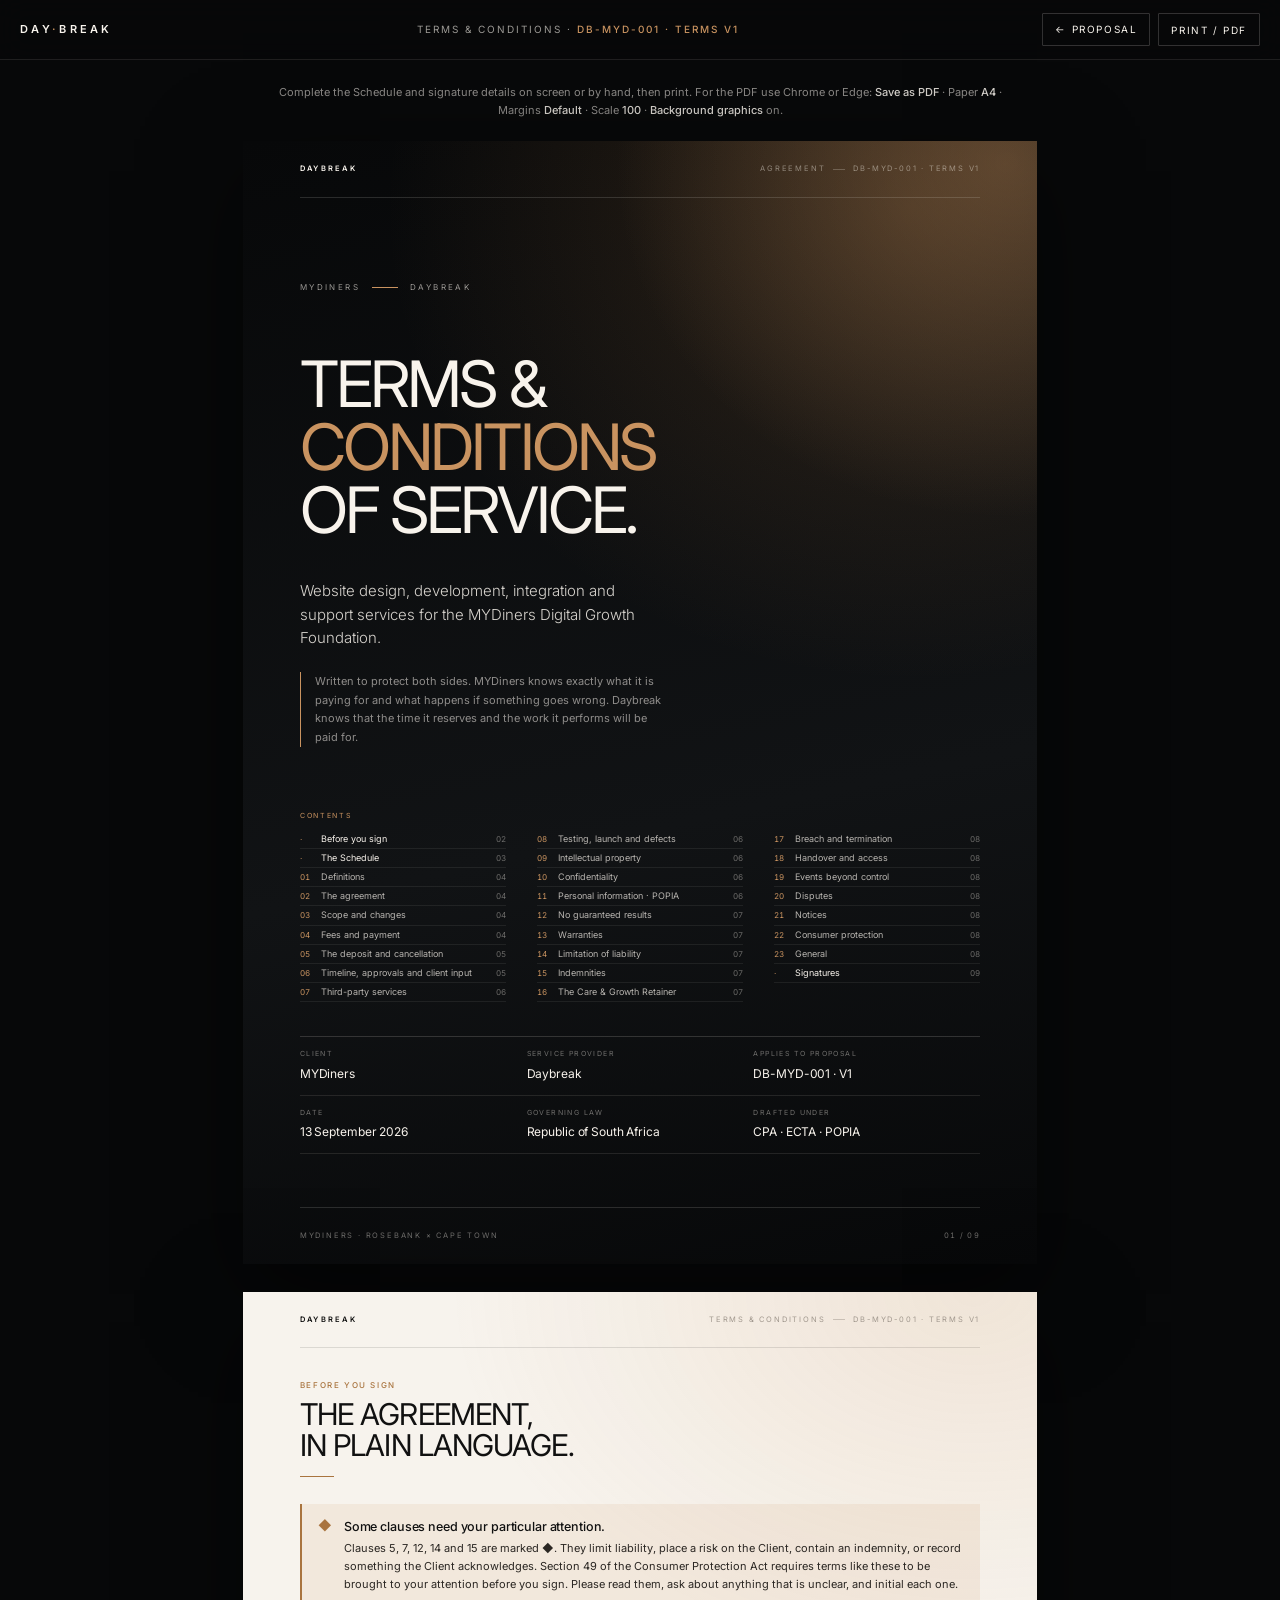
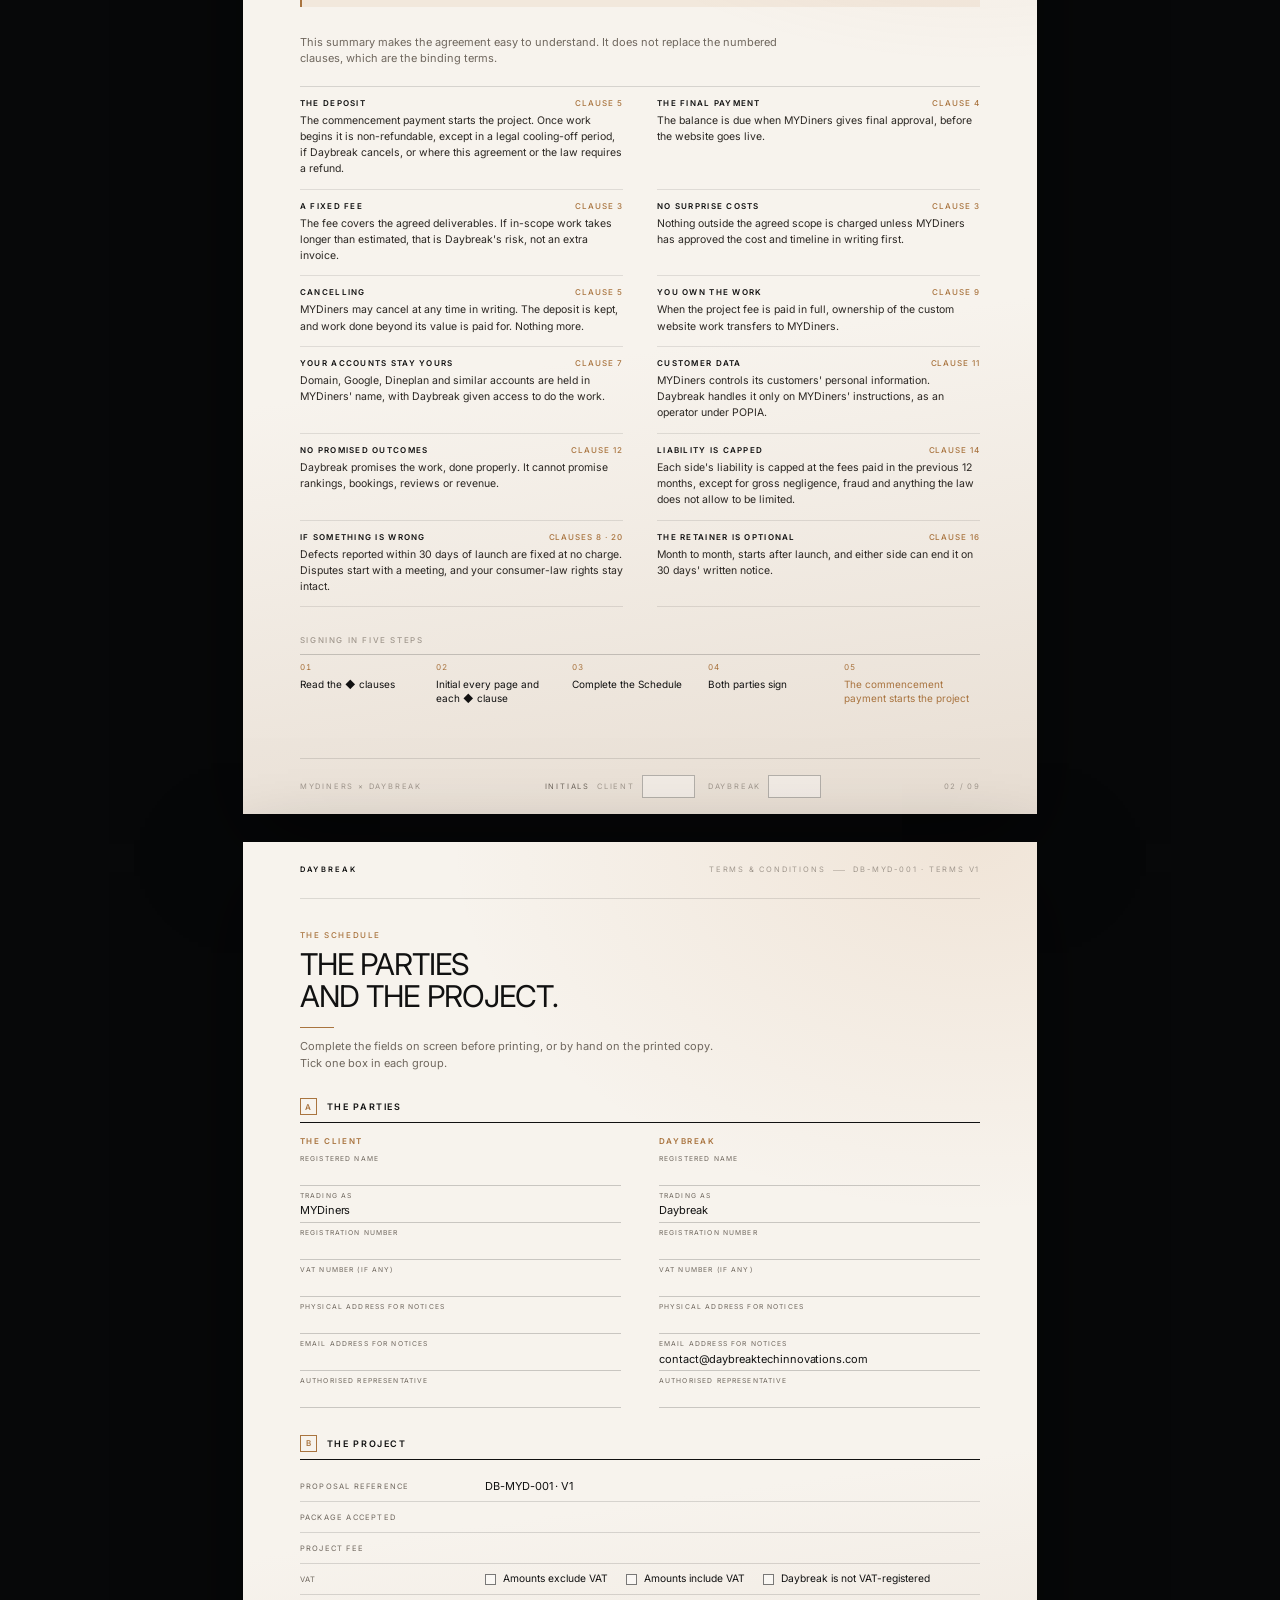
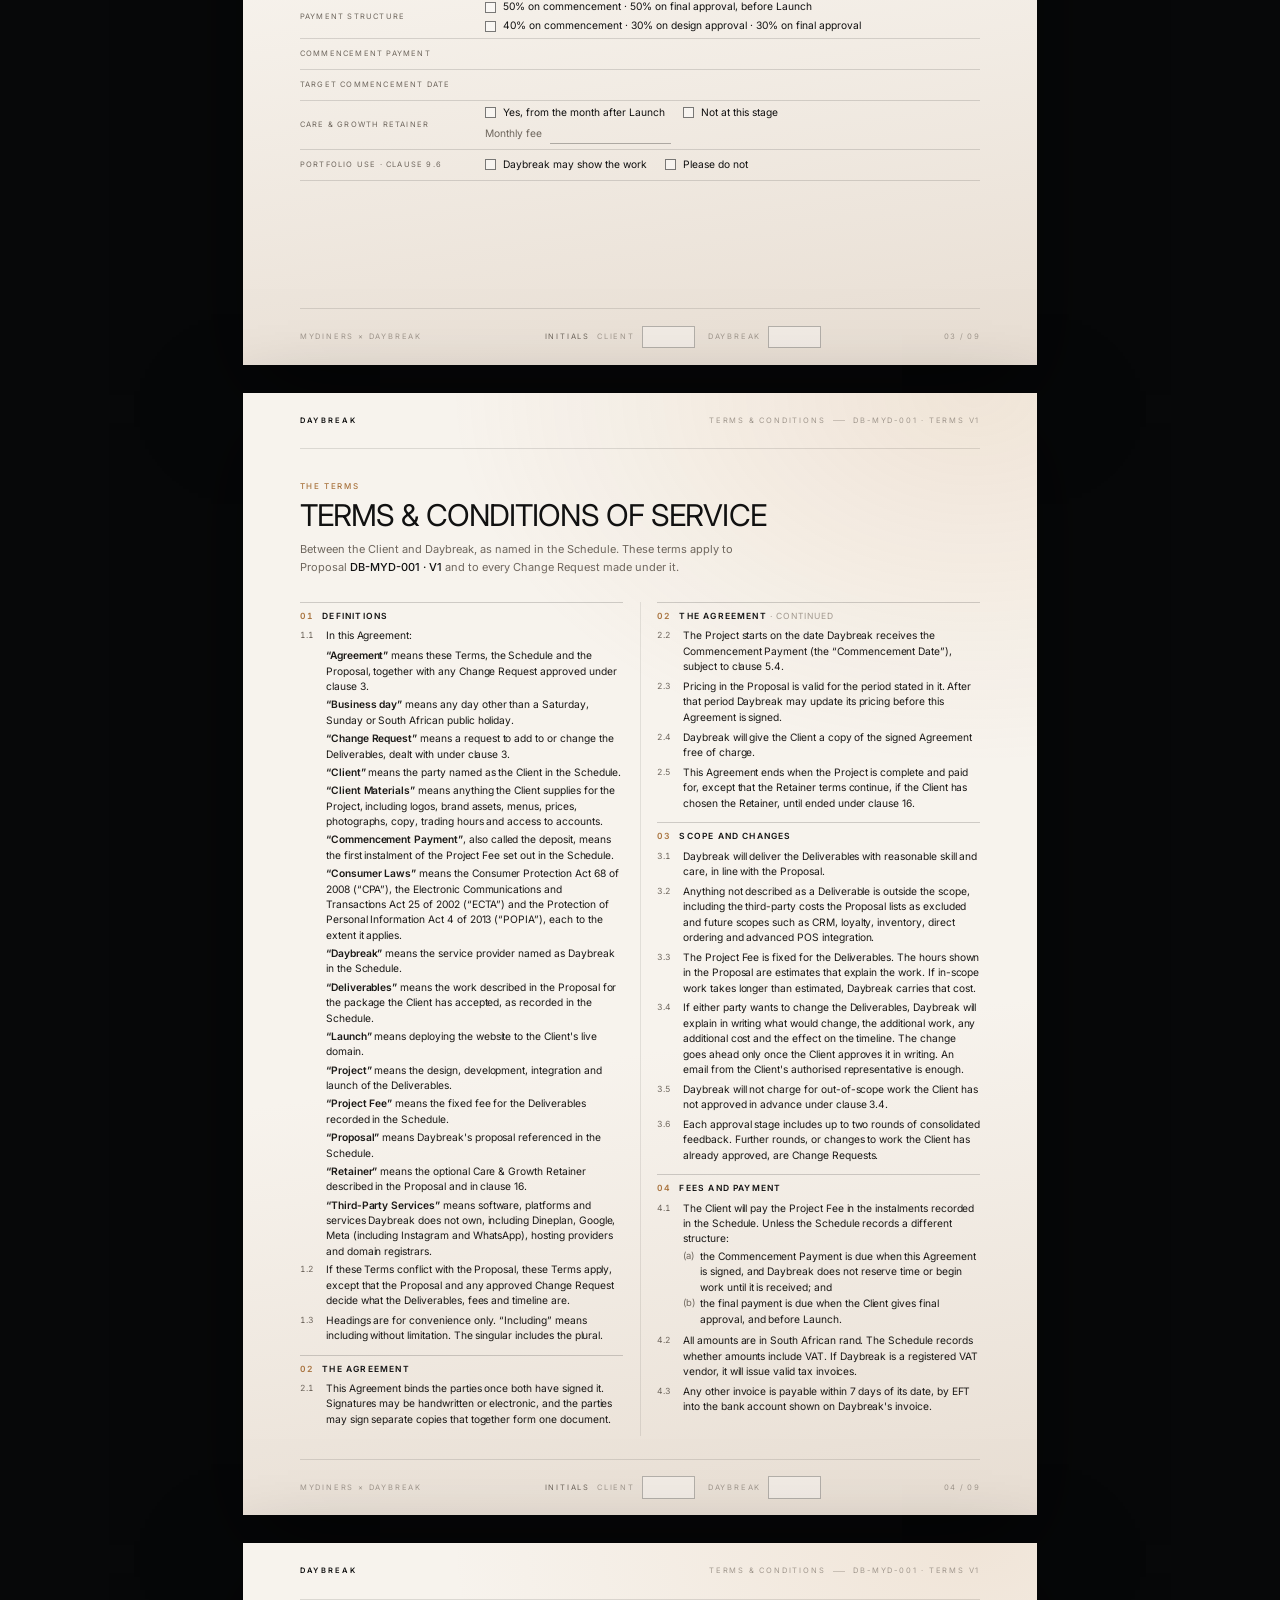
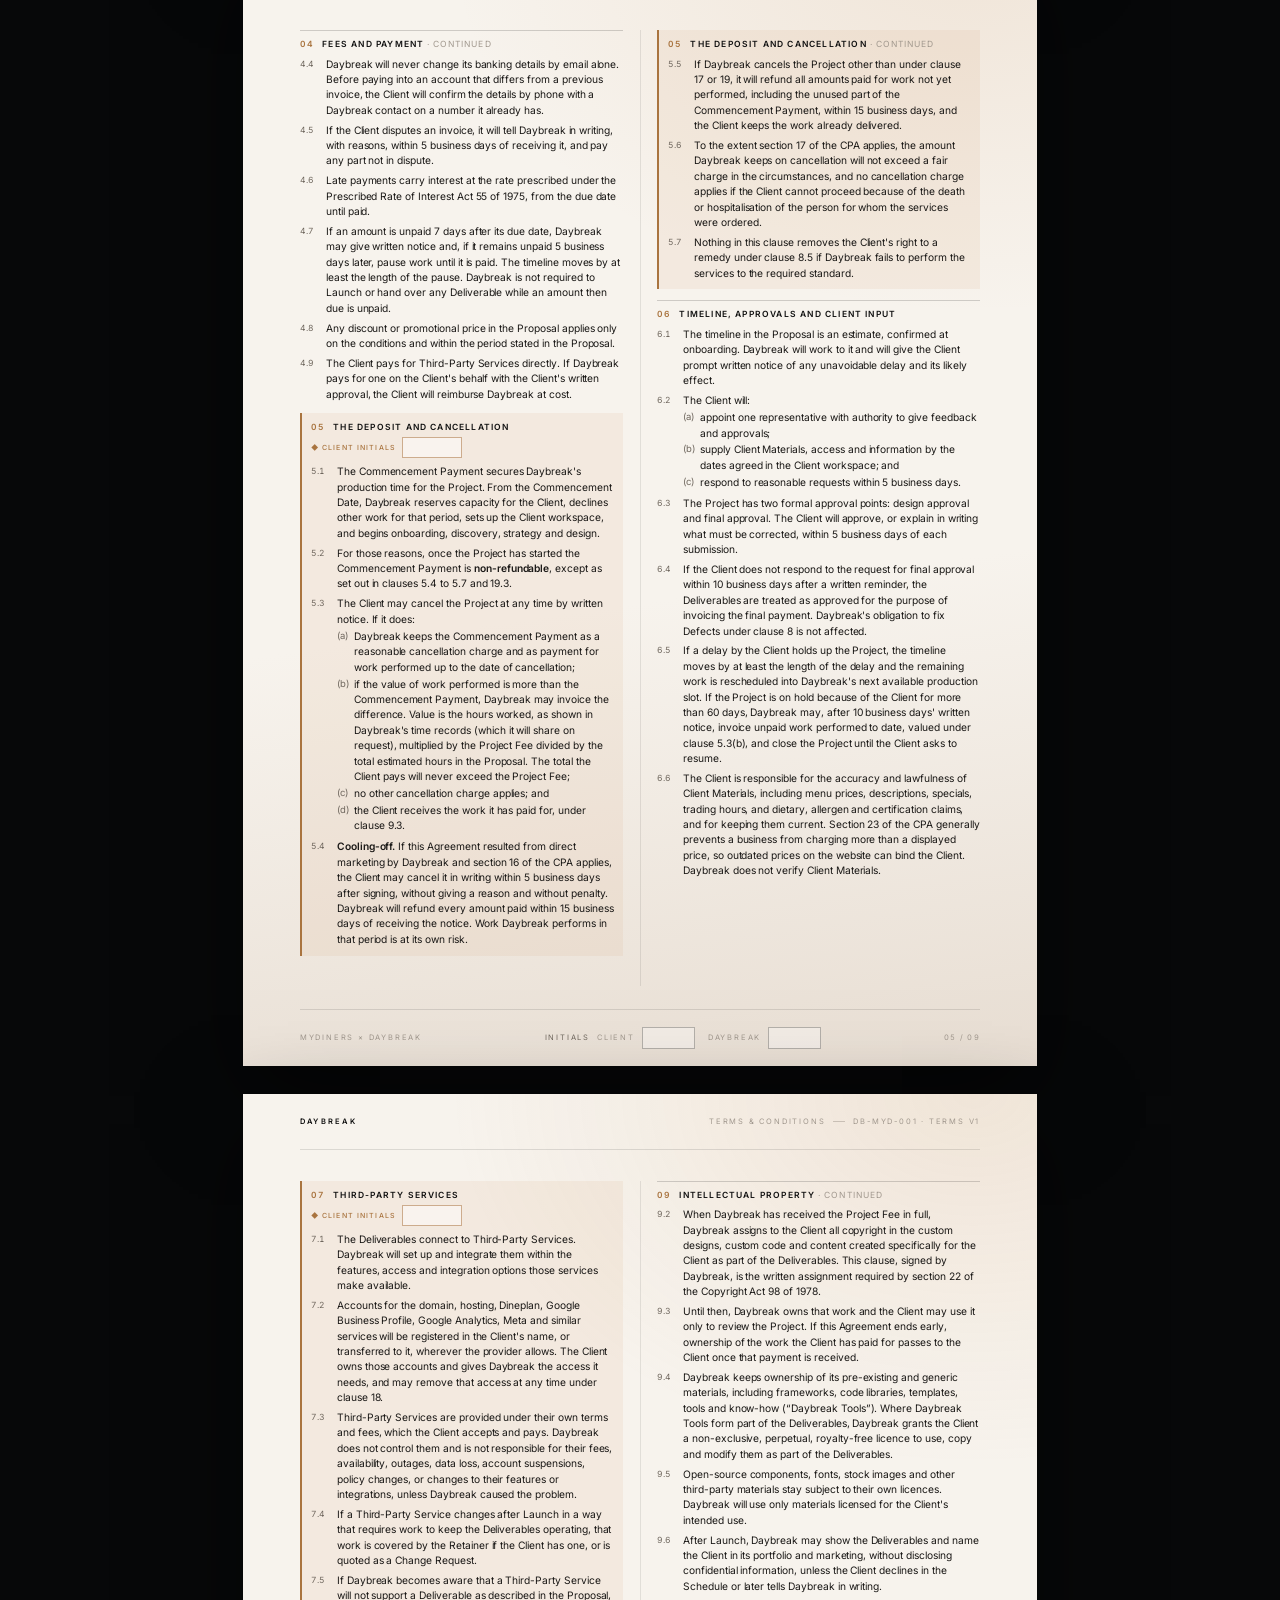
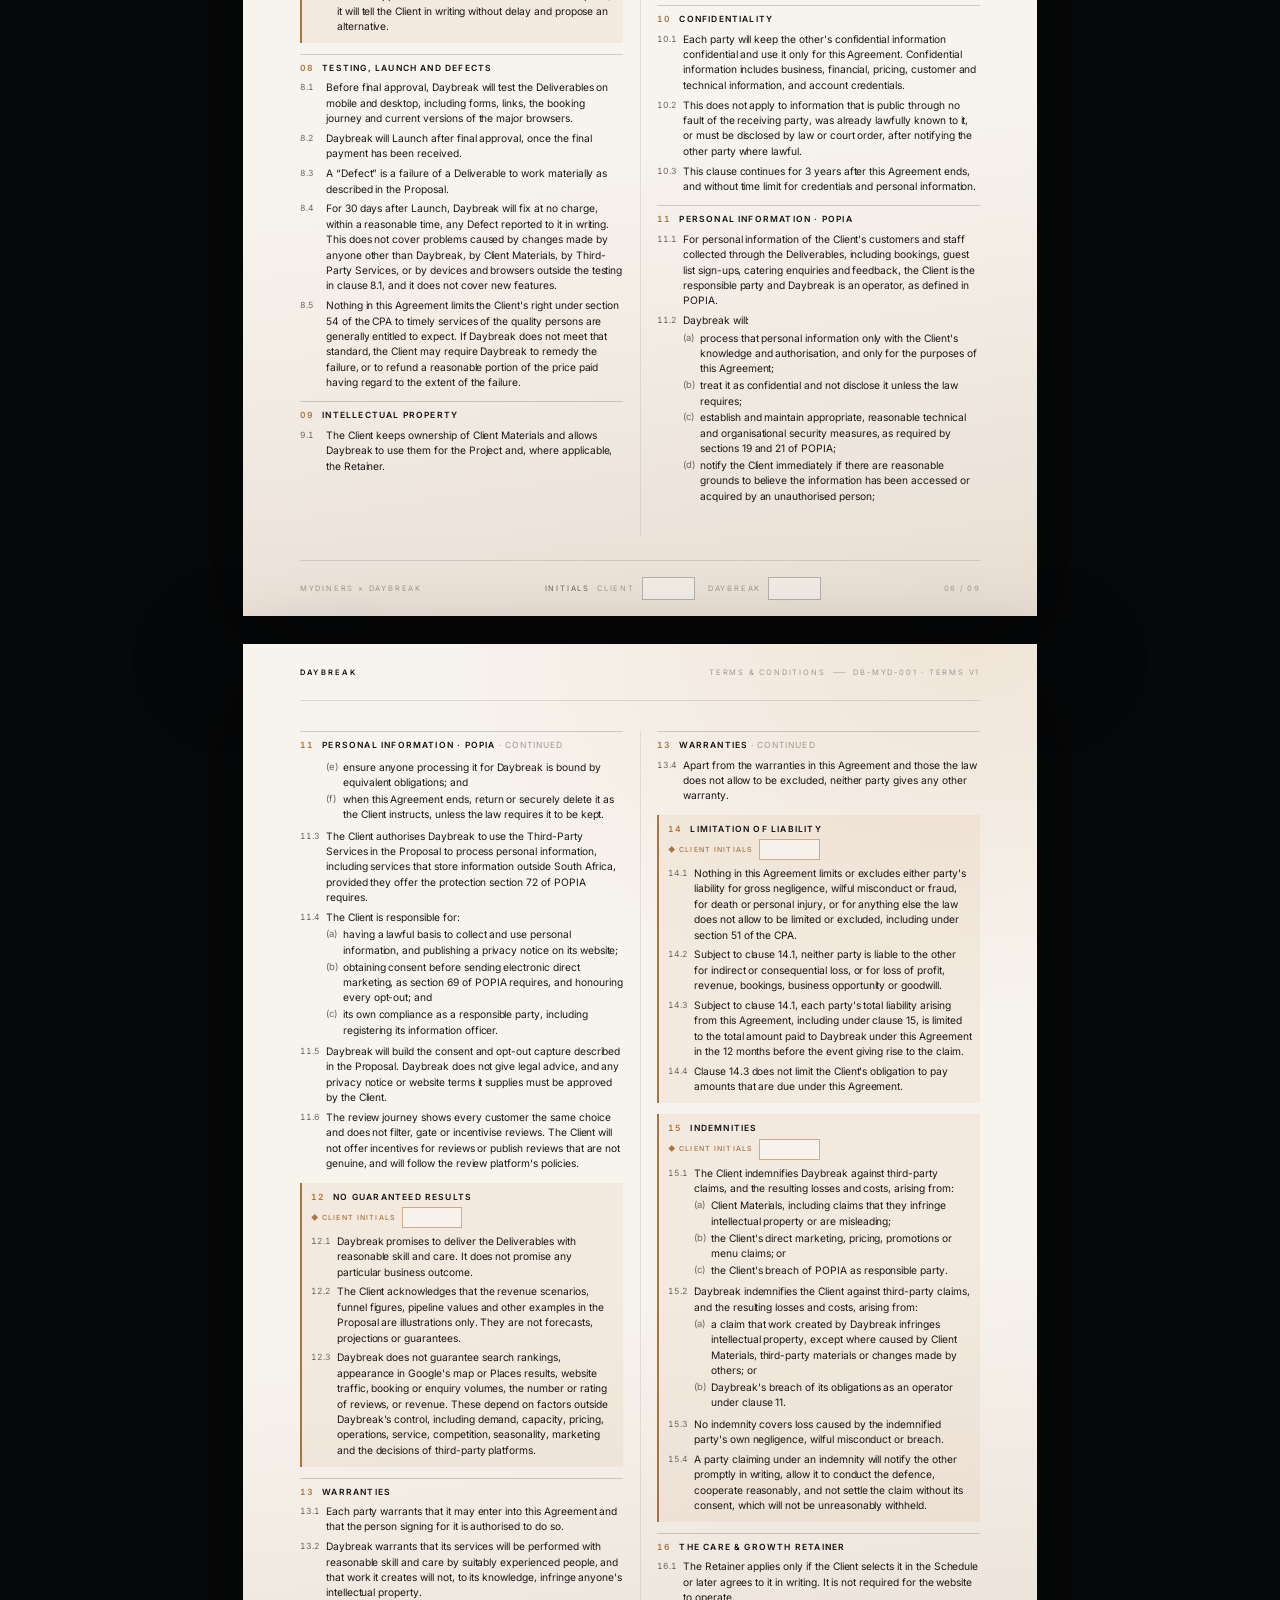
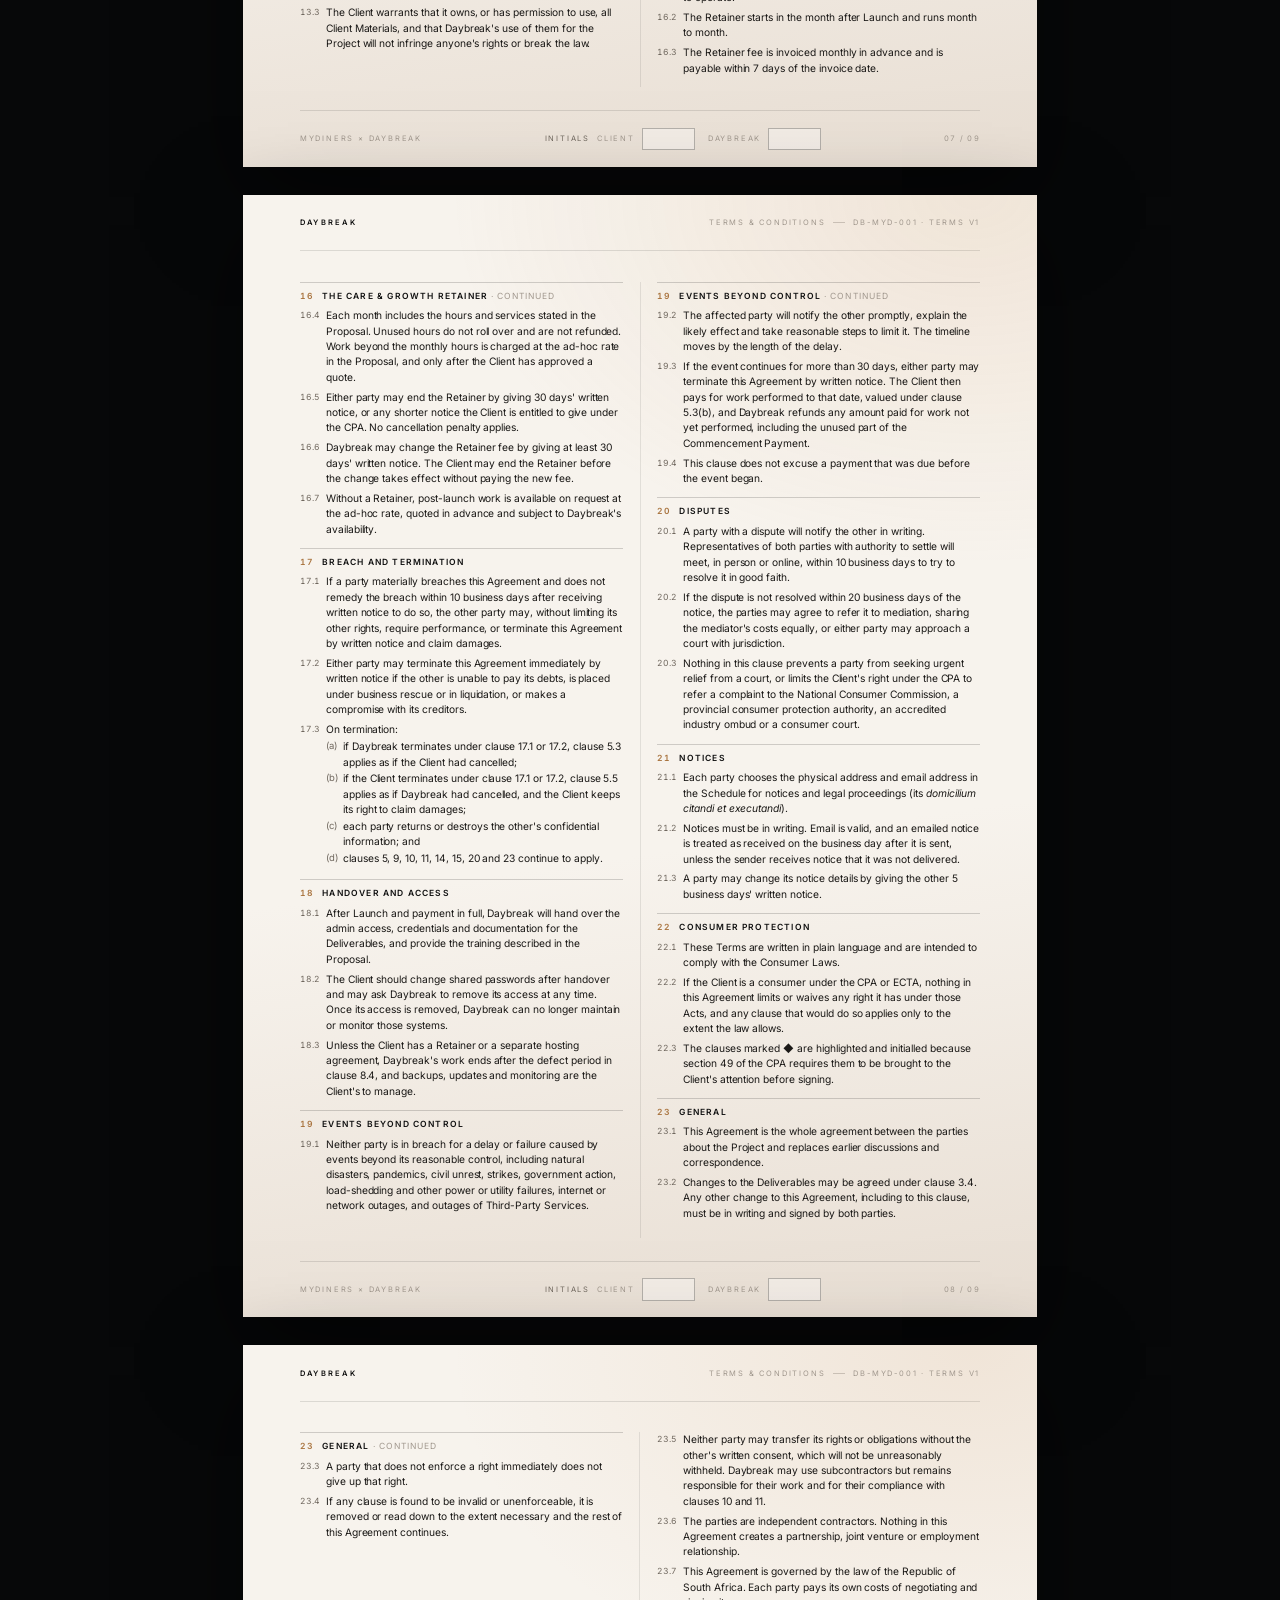
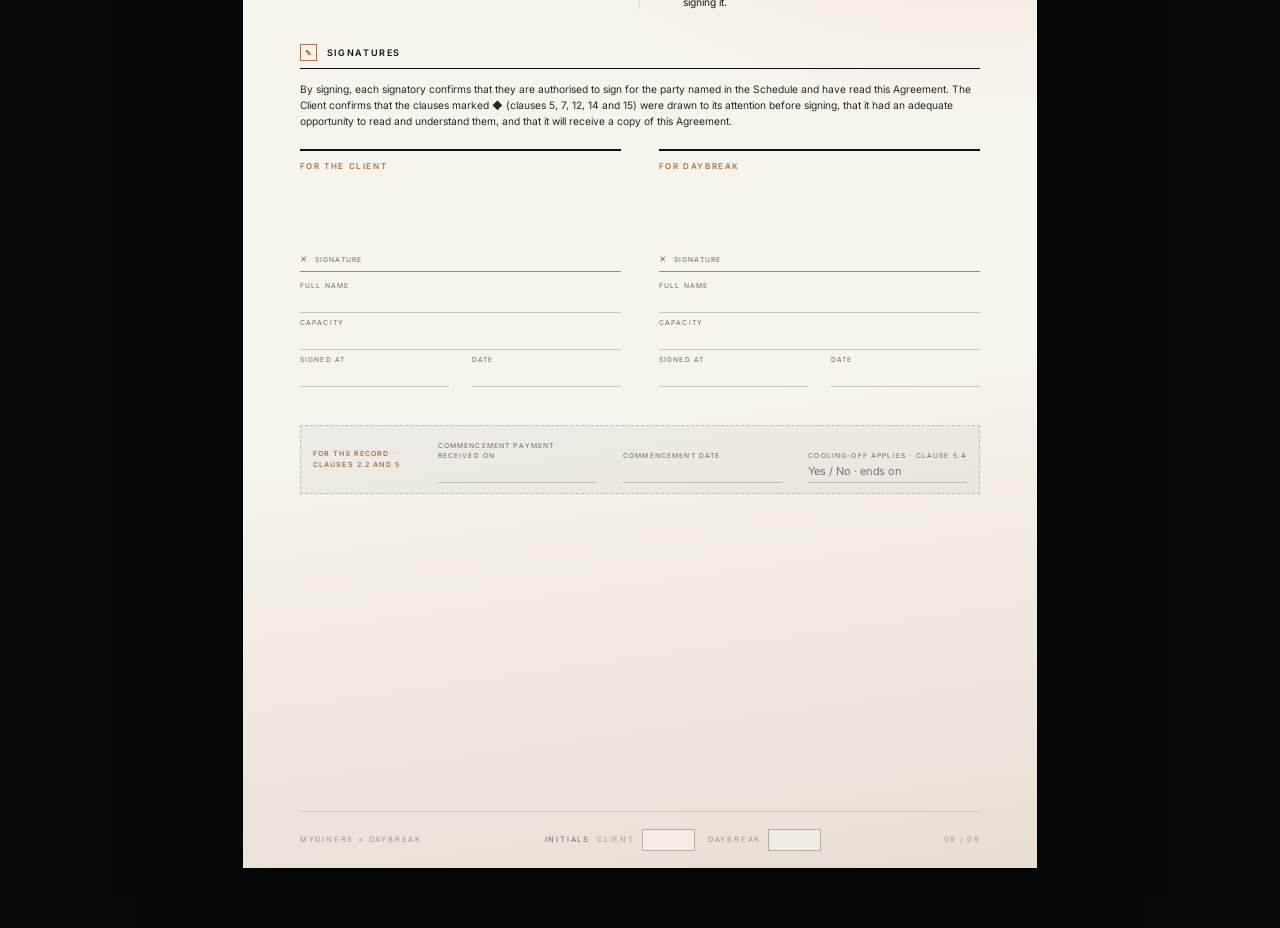
<file: terms.html>
<!DOCTYPE html>
<html lang="en-ZA">
<head>
<meta charset="utf-8">
<meta name="viewport" content="width=device-width,initial-scale=1">
<title>MYDiners × Daybreak | Terms &amp; Conditions</title>
<meta name="description" content="Terms and conditions of service between MYDiners and Daybreak for the MYDiners Digital Growth Foundation, with schedule and signature page.">
<meta name="robots" content="noindex">
<link rel="preconnect" href="https://fonts.googleapis.com">
<link rel="preconnect" href="https://fonts.gstatic.com" crossorigin>
<link href="https://fonts.googleapis.com/css2?family=Inter:wght@300;400;500;600&display=swap" rel="stylesheet">
<link rel="stylesheet" href="terms.css">
</head>
<body>

<header class="bar">
  <a class="bar-brand" href="index.html">DAY<i>·</i>BREAK</a>
  <span class="bar-title">Terms &amp; Conditions · <b data-fill="reference">DB-MYD-001 · TERMS V1</b></span>
  <div class="bar-tools">
    <a class="bar-btn" href="index.html">← Proposal</a>
    <button class="bar-btn" type="button" data-print>PRINT / PDF</button>
  </div>
</header>

<p class="tip">Complete the Schedule and signature details on screen or by hand, then print. For the PDF use Chrome or Edge: <b>Save as PDF</b> · Paper <b>A4</b> · Margins <b>Default</b> · Scale <b>100</b> · <b>Background graphics</b> on.</p>

<main class="doc">

<!-- COVER ------------------------------------------------------------- -->
<section class="sheet dark cover">
  <header class="sh-head">
    <span class="sh-brand">DAYBREAK</span
    ><span class="sh-tag">AGREEMENT<i></i><b data-fill="reference">DB-MYD-001 · TERMS V1</b></span>
  </header>

  <div class="cv-body">
    <div class="cv-mark"><span>MYDINERS</span><i></i><span>DAYBREAK</span></div>
    <h1 class="cv-title">Terms &amp;<br><em>Conditions</em><br>of Service.</h1>
    <p class="cv-sub">Website design, development, integration and support services for the <span data-fill="project-name">MYDiners Digital Growth Foundation</span>.</p>
    <p class="cv-line">Written to protect both sides. MYDiners knows exactly what it is paying for and what happens if something goes wrong. Daybreak knows that the time it reserves and the work it performs will be paid for.</p>

    <div class="cv-contents">
      <p class="cv-label">CONTENTS</p>
      <ol data-contents></ol>
    </div>

    <div class="cv-meta">
      <div><span>Client</span><b data-fill="client-name">MYDiners</b></div>
      <div><span>Service provider</span><b data-fill="company">Daybreak</b></div>
      <div><span>Applies to proposal</span><b data-fill="proposal-ref">DB-MYD-001 · V1</b></div>
      <div><span>Date</span><b data-fill="date">13 September 2026</b></div>
      <div><span>Governing law</span><b>Republic of South Africa</b></div>
      <div><span>Drafted under</span><b>CPA · ECTA · POPIA</b></div>
    </div>
  </div>

  <footer class="sh-foot">
    <span>MYDINERS · ROSEBANK × CAPE TOWN</span><span class="sh-num">01</span>
  </footer>
</section>

<!-- BEFORE YOU SIGN ---------------------------------------------------- -->
<div class="region" data-layout="full">
  <div class="region-head" data-toc="Before you sign">
    <p class="eyebrow gold">BEFORE YOU SIGN</p>
    <h2 class="rh-title">The agreement,<br>in plain language.</h2>
    <span class="rule"></span>
  </div>

  <div class="notice">
    <span class="nt-mark">◆</span>
    <div>
      <b>Some clauses need your particular attention.</b>
      <p>Clauses <span data-fill="marked-list">5, 7, 12, 14 and 15</span> are marked ◆. They limit liability, place a risk on the Client, contain an indemnity, or record something the Client acknowledges. Section 49 of the Consumer Protection Act requires terms like these to be brought to your attention before you sign. Please read them, ask about anything that is unclear, and initial each one.</p>
    </div>
  </div>

  <p class="glance-lead">This summary makes the agreement easy to understand. It does not replace the numbered clauses, which are the binding terms.</p>

  <div class="glance">
    <div class="gl"><span>The deposit <em>Clause 5</em></span><p>The commencement payment starts the project. Once work begins it is non-refundable, except in a legal cooling-off period, if Daybreak cancels, or where this agreement or the law requires a refund.</p></div>
    <div class="gl"><span>The final payment <em>Clause 4</em></span><p>The balance is due when MYDiners gives final approval, before the website goes live.</p></div>
    <div class="gl"><span>A fixed fee <em>Clause 3</em></span><p>The fee covers the agreed deliverables. If in-scope work takes longer than estimated, that is Daybreak's risk, not an extra invoice.</p></div>
    <div class="gl"><span>No surprise costs <em>Clause 3</em></span><p>Nothing outside the agreed scope is charged unless MYDiners has approved the cost and timeline in writing first.</p></div>
    <div class="gl"><span>Cancelling <em>Clause 5</em></span><p>MYDiners may cancel at any time in writing. The deposit is kept, and work done beyond its value is paid for. Nothing more.</p></div>
    <div class="gl"><span>You own the work <em>Clause 9</em></span><p>When the project fee is paid in full, ownership of the custom website work transfers to MYDiners.</p></div>
    <div class="gl"><span>Your accounts stay yours <em>Clause 7</em></span><p>Domain, Google, Dineplan and similar accounts are held in MYDiners' name, with Daybreak given access to do the work.</p></div>
    <div class="gl"><span>Customer data <em>Clause 11</em></span><p>MYDiners controls its customers' personal information. Daybreak handles it only on MYDiners' instructions, as an operator under POPIA.</p></div>
    <div class="gl"><span>No promised outcomes <em>Clause 12</em></span><p>Daybreak promises the work, done properly. It cannot promise rankings, bookings, reviews or revenue.</p></div>
    <div class="gl"><span>Liability is capped <em>Clause 14</em></span><p>Each side's liability is capped at the fees paid in the previous 12 months, except for gross negligence, fraud and anything the law does not allow to be limited.</p></div>
    <div class="gl"><span>If something is wrong <em>Clauses 8 · 20</em></span><p>Defects reported within 30 days of launch are fixed at no charge. Disputes start with a meeting, and your consumer-law rights stay intact.</p></div>
    <div class="gl"><span>The retainer is optional <em>Clause 16</em></span><p>Month to month, starts after launch, and either side can end it on <span data-fill="retainer-notice">30 days'</span> written notice.</p></div>
  </div>

  <div class="steps">
    <p class="eyebrow">SIGNING IN FIVE STEPS</p>
    <ol>
      <li>Read the ◆ clauses</li>
      <li>Initial every page and each ◆ clause</li>
      <li>Complete the Schedule</li>
      <li>Both parties sign</li>
      <li>The commencement payment starts the project</li>
    </ol>
  </div>
</div>

<!-- THE SCHEDULE ---------------------------------------------------- -->
<div class="region" data-layout="full">
  <div class="region-head" data-toc="The Schedule">
    <p class="eyebrow gold">THE SCHEDULE</p>
    <h2 class="rh-title">The parties<br>and the project.</h2>
    <span class="rule"></span>
    <p class="rh-note">Complete the fields on screen before printing, or by hand on the printed copy. Tick one box in each group.</p>
  </div>

  <div class="sch">
    <h4><span>A</span>The parties</h4>
    <div class="parties">
      <div class="party">
        <h5>The Client</h5>
        <label class="f"><span>Registered name</span><input name="c-reg-name" autocomplete="off"></label>
        <label class="f"><span>Trading as</span><input name="c-trading" data-default="client-name" autocomplete="off"></label>
        <label class="f"><span>Registration number</span><input name="c-reg-no" autocomplete="off"></label>
        <label class="f"><span>VAT number (if any)</span><input name="c-vat" autocomplete="off"></label>
        <label class="f"><span>Physical address for notices</span><input name="c-address" autocomplete="off"></label>
        <label class="f"><span>Email address for notices</span><input name="c-email" autocomplete="off"></label>
        <label class="f"><span>Authorised representative</span><input name="c-rep" autocomplete="off"></label>
      </div>
      <div class="party">
        <h5>Daybreak</h5>
        <label class="f"><span>Registered name</span><input name="d-reg-name" autocomplete="off"></label>
        <label class="f"><span>Trading as</span><input name="d-trading" data-default="company" autocomplete="off"></label>
        <label class="f"><span>Registration number</span><input name="d-reg-no" autocomplete="off"></label>
        <label class="f"><span>VAT number (if any)</span><input name="d-vat" autocomplete="off"></label>
        <label class="f"><span>Physical address for notices</span><input name="d-address" autocomplete="off"></label>
        <label class="f"><span>Email address for notices</span><input name="d-email" data-default="email" autocomplete="off"></label>
        <label class="f"><span>Authorised representative</span><input name="d-rep" autocomplete="off"></label>
      </div>
    </div>
  </div>

  <div class="sch">
    <h4><span>B</span>The project</h4>
    <div class="rows">
      <div class="row"><span>Proposal reference</span><input name="p-ref" data-default="proposal-ref" autocomplete="off"></div>
      <div class="row"><span>Package accepted</span><input name="p-package" autocomplete="off"></div>
      <div class="row"><span>Project Fee</span><input name="p-fee" autocomplete="off"></div>
      <div class="row"><span>VAT</span>
        <div class="opts">
          <label class="opt"><input type="radio" name="p-vat" value="excl">Amounts exclude VAT</label>
          <label class="opt"><input type="radio" name="p-vat" value="incl">Amounts include VAT</label>
          <label class="opt"><input type="radio" name="p-vat" value="none">Daybreak is not VAT-registered</label>
        </div>
      </div>
      <div class="row"><span>Payment structure</span>
        <div class="opts">
          <label class="opt"><input type="radio" name="p-structure" value="50-50">50% on commencement · 50% on final approval, before Launch</label>
          <label class="opt"><input type="radio" name="p-structure" value="40-30-30">40% on commencement · 30% on design approval · 30% on final approval</label>
        </div>
      </div>
      <div class="row"><span>Commencement Payment</span><input name="p-deposit" autocomplete="off"></div>
      <div class="row"><span>Target commencement date</span><input name="p-start" autocomplete="off"></div>
      <div class="row"><span>Care &amp; Growth Retainer</span>
        <div class="opts">
          <label class="opt"><input type="radio" name="p-retainer" value="yes">Yes, from the month after Launch</label>
          <label class="opt"><input type="radio" name="p-retainer" value="no">Not at this stage</label>
          <label class="opt inline">Monthly fee<input name="p-retainer-fee" autocomplete="off"></label>
        </div>
      </div>
      <div class="row"><span>Portfolio use · clause 9.6</span>
        <div class="opts">
          <label class="opt"><input type="radio" name="p-portfolio" value="yes">Daybreak may show the work</label>
          <label class="opt"><input type="radio" name="p-portfolio" value="no">Please do not</label>
        </div>
      </div>
    </div>
  </div>
</div>

<!-- THE TERMS ---------------------------------------------------------- -->
<div class="region" data-layout="cols">
  <div class="region-head">
    <p class="eyebrow gold">THE TERMS</p>
    <h2 class="rh-title">Terms &amp; Conditions of Service</h2>
    <p class="rh-note">Between the Client and Daybreak, as named in the Schedule. These terms apply to Proposal <b data-fill="proposal-ref">DB-MYD-001 · V1</b> and to every Change Request made under it.</p>
  </div>

  <section class="clause">
    <h3><span class="cl-n">01</span><span class="cl-t">Definitions</span></h3>
    <ol class="sub">
      <li><span class="sn">1.1</span><p>In this Agreement:</p></li>
      <li class="def"><span class="sn"></span><p><b>“Agreement”</b> means these Terms, the Schedule and the Proposal, together with any Change Request approved under clause 3.</p></li>
      <li class="def"><span class="sn"></span><p><b>“Business day”</b> means any day other than a Saturday, Sunday or South African public holiday.</p></li>
      <li class="def"><span class="sn"></span><p><b>“Change Request”</b> means a request to add to or change the Deliverables, dealt with under clause 3.</p></li>
      <li class="def"><span class="sn"></span><p><b>“Client”</b> means the party named as the Client in the Schedule.</p></li>
      <li class="def"><span class="sn"></span><p><b>“Client Materials”</b> means anything the Client supplies for the Project, including logos, brand assets, menus, prices, photographs, copy, trading hours and access to accounts.</p></li>
      <li class="def"><span class="sn"></span><p><b>“Commencement Payment”</b>, also called the deposit, means the first instalment of the Project Fee set out in the Schedule.</p></li>
      <li class="def"><span class="sn"></span><p><b>“Consumer Laws”</b> means the Consumer Protection Act 68 of 2008 (“CPA”), the Electronic Communications and Transactions Act 25 of 2002 (“ECTA”) and the Protection of Personal Information Act 4 of 2013 (“POPIA”), each to the extent it applies.</p></li>
      <li class="def"><span class="sn"></span><p><b>“Daybreak”</b> means the service provider named as Daybreak in the Schedule.</p></li>
      <li class="def"><span class="sn"></span><p><b>“Deliverables”</b> means the work described in the Proposal for the package the Client has accepted, as recorded in the Schedule.</p></li>
      <li class="def"><span class="sn"></span><p><b>“Launch”</b> means deploying the website to the Client's live domain.</p></li>
      <li class="def"><span class="sn"></span><p><b>“Project”</b> means the design, development, integration and launch of the Deliverables.</p></li>
      <li class="def"><span class="sn"></span><p><b>“Project Fee”</b> means the fixed fee for the Deliverables recorded in the Schedule.</p></li>
      <li class="def"><span class="sn"></span><p><b>“Proposal”</b> means Daybreak's proposal referenced in the Schedule.</p></li>
      <li class="def"><span class="sn"></span><p><b>“Retainer”</b> means the optional Care &amp; Growth Retainer described in the Proposal and in clause 16.</p></li>
      <li class="def"><span class="sn"></span><p><b>“Third-Party Services”</b> means software, platforms and services Daybreak does not own, including Dineplan, Google, Meta (including Instagram and WhatsApp), hosting providers and domain registrars.</p></li>
      <li><span class="sn">1.2</span><p>If these Terms conflict with the Proposal, these Terms apply, except that the Proposal and any approved Change Request decide what the Deliverables, fees and timeline are.</p></li>
      <li><span class="sn">1.3</span><p>Headings are for convenience only. “Including” means including without limitation. The singular includes the plural.</p></li>
    </ol>
  </section>

  <section class="clause">
    <h3><span class="cl-n">02</span><span class="cl-t">The agreement</span></h3>
    <ol class="sub">
      <li><span class="sn">2.1</span><p>This Agreement binds the parties once both have signed it. Signatures may be handwritten or electronic, and the parties may sign separate copies that together form one document.</p></li>
      <li><span class="sn">2.2</span><p>The Project starts on the date Daybreak receives the Commencement Payment (the “Commencement Date”), subject to clause 5.4.</p></li>
      <li><span class="sn">2.3</span><p>Pricing in the Proposal is valid for the period stated in it. After that period Daybreak may update its pricing before this Agreement is signed.</p></li>
      <li><span class="sn">2.4</span><p>Daybreak will give the Client a copy of the signed Agreement free of charge.</p></li>
      <li><span class="sn">2.5</span><p>This Agreement ends when the Project is complete and paid for, except that the Retainer terms continue, if the Client has chosen the Retainer, until ended under clause 16.</p></li>
    </ol>
  </section>

  <section class="clause">
    <h3><span class="cl-n">03</span><span class="cl-t">Scope and changes</span></h3>
    <ol class="sub">
      <li><span class="sn">3.1</span><p>Daybreak will deliver the Deliverables with reasonable skill and care, in line with the Proposal.</p></li>
      <li><span class="sn">3.2</span><p>Anything not described as a Deliverable is outside the scope, including the third-party costs the Proposal lists as excluded and future scopes such as CRM, loyalty, inventory, direct ordering and advanced POS integration.</p></li>
      <li><span class="sn">3.3</span><p>The Project Fee is fixed for the Deliverables. The hours shown in the Proposal are estimates that explain the work. If in-scope work takes longer than estimated, Daybreak carries that cost.</p></li>
      <li><span class="sn">3.4</span><p>If either party wants to change the Deliverables, Daybreak will explain in writing what would change, the additional work, any additional cost and the effect on the timeline. The change goes ahead only once the Client approves it in writing. An email from the Client's authorised representative is enough.</p></li>
      <li><span class="sn">3.5</span><p>Daybreak will not charge for out-of-scope work the Client has not approved in advance under clause 3.4.</p></li>
      <li><span class="sn">3.6</span><p>Each approval stage includes up to two rounds of consolidated feedback. Further rounds, or changes to work the Client has already approved, are Change Requests.</p></li>
    </ol>
  </section>

  <section class="clause">
    <h3><span class="cl-n">04</span><span class="cl-t">Fees and payment</span></h3>
    <ol class="sub">
      <li><span class="sn">4.1</span><div><p>The Client will pay the Project Fee in the instalments recorded in the Schedule. Unless the Schedule records a different structure:</p>
        <ol class="alpha">
          <li><i>(a)</i><span>the Commencement Payment is due when this Agreement is signed, and Daybreak does not reserve time or begin work until it is received; and</span></li>
          <li><i>(b)</i><span>the final payment is due when the Client gives final approval, and before Launch.</span></li>
        </ol></div></li>
      <li><span class="sn">4.2</span><p>All amounts are in South African rand. The Schedule records whether amounts include VAT. If Daybreak is a registered VAT vendor, it will issue valid tax invoices.</p></li>
      <li><span class="sn">4.3</span><p>Any other invoice is payable within 7 days of its date, by EFT into the bank account shown on Daybreak's invoice.</p></li>
      <li><span class="sn">4.4</span><p>Daybreak will never change its banking details by email alone. Before paying into an account that differs from a previous invoice, the Client will confirm the details by phone with a Daybreak contact on a number it already has.</p></li>
      <li><span class="sn">4.5</span><p>If the Client disputes an invoice, it will tell Daybreak in writing, with reasons, within 5 business days of receiving it, and pay any part not in dispute.</p></li>
      <li><span class="sn">4.6</span><p>Late payments carry interest at the rate prescribed under the Prescribed Rate of Interest Act 55 of 1975, from the due date until paid.</p></li>
      <li><span class="sn">4.7</span><p>If an amount is unpaid 7 days after its due date, Daybreak may give written notice and, if it remains unpaid 5 business days later, pause work until it is paid. The timeline moves by at least the length of the pause. Daybreak is not required to Launch or hand over any Deliverable while an amount then due is unpaid.</p></li>
      <li><span class="sn">4.8</span><p>Any discount or promotional price in the Proposal applies only on the conditions and within the period stated in the Proposal.</p></li>
      <li><span class="sn">4.9</span><p>The Client pays for Third-Party Services directly. If Daybreak pays for one on the Client's behalf with the Client's written approval, the Client will reimburse Daybreak at cost.</p></li>
    </ol>
  </section>

  <section class="clause" data-initial>
    <h3><span class="cl-n">05</span><span class="cl-t">The deposit and cancellation</span><span class="init">◆ Client initials<i></i></span></h3>
    <ol class="sub">
      <li><span class="sn">5.1</span><p>The Commencement Payment secures Daybreak's production time for the Project. From the Commencement Date, Daybreak reserves capacity for the Client, declines other work for that period, sets up the Client workspace, and begins onboarding, discovery, strategy and design.</p></li>
      <li><span class="sn">5.2</span><p>For those reasons, once the Project has started the Commencement Payment is <b>non-refundable</b>, except as set out in clauses 5.4 to 5.7 and 19.3.</p></li>
      <li><span class="sn">5.3</span><div><p>The Client may cancel the Project at any time by written notice. If it does:</p>
        <ol class="alpha">
          <li><i>(a)</i><span>Daybreak keeps the Commencement Payment as a reasonable cancellation charge and as payment for work performed up to the date of cancellation;</span></li>
          <li><i>(b)</i><span>if the value of work performed is more than the Commencement Payment, Daybreak may invoice the difference. Value is the hours worked, as shown in Daybreak's time records (which it will share on request), multiplied by the Project Fee divided by the total estimated hours in the Proposal. The total the Client pays will never exceed the Project Fee;</span></li>
          <li><i>(c)</i><span>no other cancellation charge applies; and</span></li>
          <li><i>(d)</i><span>the Client receives the work it has paid for, under clause 9.3.</span></li>
        </ol></div></li>
      <li><span class="sn">5.4</span><p><b>Cooling-off.</b> If this Agreement resulted from direct marketing by Daybreak and section 16 of the CPA applies, the Client may cancel it in writing within 5 business days after signing, without giving a reason and without penalty. Daybreak will refund every amount paid within 15 business days of receiving the notice. Work Daybreak performs in that period is at its own risk.</p></li>
      <li><span class="sn">5.5</span><p>If Daybreak cancels the Project other than under clause 17 or 19, it will refund all amounts paid for work not yet performed, including the unused part of the Commencement Payment, within 15 business days, and the Client keeps the work already delivered.</p></li>
      <li><span class="sn">5.6</span><p>To the extent section 17 of the CPA applies, the amount Daybreak keeps on cancellation will not exceed a fair charge in the circumstances, and no cancellation charge applies if the Client cannot proceed because of the death or hospitalisation of the person for whom the services were ordered.</p></li>
      <li><span class="sn">5.7</span><p>Nothing in this clause removes the Client's right to a remedy under clause 8.5 if Daybreak fails to perform the services to the required standard.</p></li>
    </ol>
  </section>

  <section class="clause">
    <h3><span class="cl-n">06</span><span class="cl-t">Timeline, approvals and client input</span></h3>
    <ol class="sub">
      <li><span class="sn">6.1</span><p>The timeline in the Proposal is an estimate, confirmed at onboarding. Daybreak will work to it and will give the Client prompt written notice of any unavoidable delay and its likely effect.</p></li>
      <li><span class="sn">6.2</span><div><p>The Client will:</p>
        <ol class="alpha">
          <li><i>(a)</i><span>appoint one representative with authority to give feedback and approvals;</span></li>
          <li><i>(b)</i><span>supply Client Materials, access and information by the dates agreed in the Client workspace; and</span></li>
          <li><i>(c)</i><span>respond to reasonable requests within 5 business days.</span></li>
        </ol></div></li>
      <li><span class="sn">6.3</span><p>The Project has two formal approval points: design approval and final approval. The Client will approve, or explain in writing what must be corrected, within 5 business days of each submission.</p></li>
      <li><span class="sn">6.4</span><p>If the Client does not respond to the request for final approval within 10 business days after a written reminder, the Deliverables are treated as approved for the purpose of invoicing the final payment. Daybreak's obligation to fix Defects under clause 8 is not affected.</p></li>
      <li><span class="sn">6.5</span><p>If a delay by the Client holds up the Project, the timeline moves by at least the length of the delay and the remaining work is rescheduled into Daybreak's next available production slot. If the Project is on hold because of the Client for more than 60 days, Daybreak may, after 10 business days' written notice, invoice unpaid work performed to date, valued under clause 5.3(b), and close the Project until the Client asks to resume.</p></li>
      <li><span class="sn">6.6</span><p>The Client is responsible for the accuracy and lawfulness of Client Materials, including menu prices, descriptions, specials, trading hours, and dietary, allergen and certification claims, and for keeping them current. Section 23 of the CPA generally prevents a business from charging more than a displayed price, so outdated prices on the website can bind the Client. Daybreak does not verify Client Materials.</p></li>
    </ol>
  </section>

  <section class="clause" data-initial>
    <h3><span class="cl-n">07</span><span class="cl-t">Third-party services</span><span class="init">◆ Client initials<i></i></span></h3>
    <ol class="sub">
      <li><span class="sn">7.1</span><p>The Deliverables connect to Third-Party Services. Daybreak will set up and integrate them within the features, access and integration options those services make available.</p></li>
      <li><span class="sn">7.2</span><p>Accounts for the domain, hosting, Dineplan, Google Business Profile, Google Analytics, Meta and similar services will be registered in the Client's name, or transferred to it, wherever the provider allows. The Client owns those accounts and gives Daybreak the access it needs, and may remove that access at any time under clause 18.</p></li>
      <li><span class="sn">7.3</span><p>Third-Party Services are provided under their own terms and fees, which the Client accepts and pays. Daybreak does not control them and is not responsible for their fees, availability, outages, data loss, account suspensions, policy changes, or changes to their features or integrations, unless Daybreak caused the problem.</p></li>
      <li><span class="sn">7.4</span><p>If a Third-Party Service changes after Launch in a way that requires work to keep the Deliverables operating, that work is covered by the Retainer if the Client has one, or is quoted as a Change Request.</p></li>
      <li><span class="sn">7.5</span><p>If Daybreak becomes aware that a Third-Party Service will not support a Deliverable as described in the Proposal, it will tell the Client in writing without delay and propose an alternative.</p></li>
    </ol>
  </section>

  <section class="clause">
    <h3><span class="cl-n">08</span><span class="cl-t">Testing, launch and defects</span></h3>
    <ol class="sub">
      <li><span class="sn">8.1</span><p>Before final approval, Daybreak will test the Deliverables on mobile and desktop, including forms, links, the booking journey and current versions of the major browsers.</p></li>
      <li><span class="sn">8.2</span><p>Daybreak will Launch after final approval, once the final payment has been received.</p></li>
      <li><span class="sn">8.3</span><p>A “Defect” is a failure of a Deliverable to work materially as described in the Proposal.</p></li>
      <li><span class="sn">8.4</span><p>For 30 days after Launch, Daybreak will fix at no charge, within a reasonable time, any Defect reported to it in writing. This does not cover problems caused by changes made by anyone other than Daybreak, by Client Materials, by Third-Party Services, or by devices and browsers outside the testing in clause 8.1, and it does not cover new features.</p></li>
      <li><span class="sn">8.5</span><p>Nothing in this Agreement limits the Client's right under section 54 of the CPA to timely services of the quality persons are generally entitled to expect. If Daybreak does not meet that standard, the Client may require Daybreak to remedy the failure, or to refund a reasonable portion of the price paid having regard to the extent of the failure.</p></li>
    </ol>
  </section>

  <section class="clause">
    <h3><span class="cl-n">09</span><span class="cl-t">Intellectual property</span></h3>
    <ol class="sub">
      <li><span class="sn">9.1</span><p>The Client keeps ownership of Client Materials and allows Daybreak to use them for the Project and, where applicable, the Retainer.</p></li>
      <li><span class="sn">9.2</span><p>When Daybreak has received the Project Fee in full, Daybreak assigns to the Client all copyright in the custom designs, custom code and content created specifically for the Client as part of the Deliverables. This clause, signed by Daybreak, is the written assignment required by section 22 of the Copyright Act 98 of 1978.</p></li>
      <li><span class="sn">9.3</span><p>Until then, Daybreak owns that work and the Client may use it only to review the Project. If this Agreement ends early, ownership of the work the Client has paid for passes to the Client once that payment is received.</p></li>
      <li><span class="sn">9.4</span><p>Daybreak keeps ownership of its pre-existing and generic materials, including frameworks, code libraries, templates, tools and know-how (“Daybreak Tools”). Where Daybreak Tools form part of the Deliverables, Daybreak grants the Client a non-exclusive, perpetual, royalty-free licence to use, copy and modify them as part of the Deliverables.</p></li>
      <li><span class="sn">9.5</span><p>Open-source components, fonts, stock images and other third-party materials stay subject to their own licences. Daybreak will use only materials licensed for the Client's intended use.</p></li>
      <li><span class="sn">9.6</span><p>After Launch, Daybreak may show the Deliverables and name the Client in its portfolio and marketing, without disclosing confidential information, unless the Client declines in the Schedule or later tells Daybreak in writing.</p></li>
    </ol>
  </section>

  <section class="clause">
    <h3><span class="cl-n">10</span><span class="cl-t">Confidentiality</span></h3>
    <ol class="sub">
      <li><span class="sn">10.1</span><p>Each party will keep the other's confidential information confidential and use it only for this Agreement. Confidential information includes business, financial, pricing, customer and technical information, and account credentials.</p></li>
      <li><span class="sn">10.2</span><p>This does not apply to information that is public through no fault of the receiving party, was already lawfully known to it, or must be disclosed by law or court order, after notifying the other party where lawful.</p></li>
      <li><span class="sn">10.3</span><p>This clause continues for 3 years after this Agreement ends, and without time limit for credentials and personal information.</p></li>
    </ol>
  </section>

  <section class="clause">
    <h3><span class="cl-n">11</span><span class="cl-t">Personal information · POPIA</span></h3>
    <ol class="sub">
      <li><span class="sn">11.1</span><p>For personal information of the Client's customers and staff collected through the Deliverables, including bookings, guest list sign-ups, catering enquiries and feedback, the Client is the responsible party and Daybreak is an operator, as defined in POPIA.</p></li>
      <li><span class="sn">11.2</span><div><p>Daybreak will:</p>
        <ol class="alpha">
          <li><i>(a)</i><span>process that personal information only with the Client's knowledge and authorisation, and only for the purposes of this Agreement;</span></li>
          <li><i>(b)</i><span>treat it as confidential and not disclose it unless the law requires;</span></li>
          <li><i>(c)</i><span>establish and maintain appropriate, reasonable technical and organisational security measures, as required by sections 19 and 21 of POPIA;</span></li>
          <li><i>(d)</i><span>notify the Client immediately if there are reasonable grounds to believe the information has been accessed or acquired by an unauthorised person;</span></li>
          <li><i>(e)</i><span>ensure anyone processing it for Daybreak is bound by equivalent obligations; and</span></li>
          <li><i>(f)</i><span>when this Agreement ends, return or securely delete it as the Client instructs, unless the law requires it to be kept.</span></li>
        </ol></div></li>
      <li><span class="sn">11.3</span><p>The Client authorises Daybreak to use the Third-Party Services in the Proposal to process personal information, including services that store information outside South Africa, provided they offer the protection section 72 of POPIA requires.</p></li>
      <li><span class="sn">11.4</span><div><p>The Client is responsible for:</p>
        <ol class="alpha">
          <li><i>(a)</i><span>having a lawful basis to collect and use personal information, and publishing a privacy notice on its website;</span></li>
          <li><i>(b)</i><span>obtaining consent before sending electronic direct marketing, as section 69 of POPIA requires, and honouring every opt-out; and</span></li>
          <li><i>(c)</i><span>its own compliance as a responsible party, including registering its information officer.</span></li>
        </ol></div></li>
      <li><span class="sn">11.5</span><p>Daybreak will build the consent and opt-out capture described in the Proposal. Daybreak does not give legal advice, and any privacy notice or website terms it supplies must be approved by the Client.</p></li>
      <li><span class="sn">11.6</span><p>The review journey shows every customer the same choice and does not filter, gate or incentivise reviews. The Client will not offer incentives for reviews or publish reviews that are not genuine, and will follow the review platform's policies.</p></li>
    </ol>
  </section>

  <section class="clause" data-initial>
    <h3><span class="cl-n">12</span><span class="cl-t">No guaranteed results</span><span class="init">◆ Client initials<i></i></span></h3>
    <ol class="sub">
      <li><span class="sn">12.1</span><p>Daybreak promises to deliver the Deliverables with reasonable skill and care. It does not promise any particular business outcome.</p></li>
      <li><span class="sn">12.2</span><p>The Client acknowledges that the revenue scenarios, funnel figures, pipeline values and other examples in the Proposal are illustrations only. They are not forecasts, projections or guarantees.</p></li>
      <li><span class="sn">12.3</span><p>Daybreak does not guarantee search rankings, appearance in Google's map or Places results, website traffic, booking or enquiry volumes, the number or rating of reviews, or revenue. These depend on factors outside Daybreak's control, including demand, capacity, pricing, operations, service, competition, seasonality, marketing and the decisions of third-party platforms.</p></li>
    </ol>
  </section>

  <section class="clause">
    <h3><span class="cl-n">13</span><span class="cl-t">Warranties</span></h3>
    <ol class="sub">
      <li><span class="sn">13.1</span><p>Each party warrants that it may enter into this Agreement and that the person signing for it is authorised to do so.</p></li>
      <li><span class="sn">13.2</span><p>Daybreak warrants that its services will be performed with reasonable skill and care by suitably experienced people, and that work it creates will not, to its knowledge, infringe anyone's intellectual property.</p></li>
      <li><span class="sn">13.3</span><p>The Client warrants that it owns, or has permission to use, all Client Materials, and that Daybreak's use of them for the Project will not infringe anyone's rights or break the law.</p></li>
      <li><span class="sn">13.4</span><p>Apart from the warranties in this Agreement and those the law does not allow to be excluded, neither party gives any other warranty.</p></li>
    </ol>
  </section>

  <section class="clause" data-initial>
    <h3><span class="cl-n">14</span><span class="cl-t">Limitation of liability</span><span class="init">◆ Client initials<i></i></span></h3>
    <ol class="sub">
      <li><span class="sn">14.1</span><p>Nothing in this Agreement limits or excludes either party's liability for gross negligence, wilful misconduct or fraud, for death or personal injury, or for anything else the law does not allow to be limited or excluded, including under section 51 of the CPA.</p></li>
      <li><span class="sn">14.2</span><p>Subject to clause 14.1, neither party is liable to the other for indirect or consequential loss, or for loss of profit, revenue, bookings, business opportunity or goodwill.</p></li>
      <li><span class="sn">14.3</span><p>Subject to clause 14.1, each party's total liability arising from this Agreement, including under clause 15, is limited to the total amount paid to Daybreak under this Agreement in the 12 months before the event giving rise to the claim.</p></li>
      <li><span class="sn">14.4</span><p>Clause 14.3 does not limit the Client's obligation to pay amounts that are due under this Agreement.</p></li>
    </ol>
  </section>

  <section class="clause" data-initial>
    <h3><span class="cl-n">15</span><span class="cl-t">Indemnities</span><span class="init">◆ Client initials<i></i></span></h3>
    <ol class="sub">
      <li><span class="sn">15.1</span><div><p>The Client indemnifies Daybreak against third-party claims, and the resulting losses and costs, arising from:</p>
        <ol class="alpha">
          <li><i>(a)</i><span>Client Materials, including claims that they infringe intellectual property or are misleading;</span></li>
          <li><i>(b)</i><span>the Client's direct marketing, pricing, promotions or menu claims; or</span></li>
          <li><i>(c)</i><span>the Client's breach of POPIA as responsible party.</span></li>
        </ol></div></li>
      <li><span class="sn">15.2</span><div><p>Daybreak indemnifies the Client against third-party claims, and the resulting losses and costs, arising from:</p>
        <ol class="alpha">
          <li><i>(a)</i><span>a claim that work created by Daybreak infringes intellectual property, except where caused by Client Materials, third-party materials or changes made by others; or</span></li>
          <li><i>(b)</i><span>Daybreak's breach of its obligations as an operator under clause 11.</span></li>
        </ol></div></li>
      <li><span class="sn">15.3</span><p>No indemnity covers loss caused by the indemnified party's own negligence, wilful misconduct or breach.</p></li>
      <li><span class="sn">15.4</span><p>A party claiming under an indemnity will notify the other promptly in writing, allow it to conduct the defence, cooperate reasonably, and not settle the claim without its consent, which will not be unreasonably withheld.</p></li>
    </ol>
  </section>

  <section class="clause">
    <h3><span class="cl-n">16</span><span class="cl-t">The Care &amp; Growth Retainer</span></h3>
    <ol class="sub">
      <li><span class="sn">16.1</span><p>The Retainer applies only if the Client selects it in the Schedule or later agrees to it in writing. It is not required for the website to operate.</p></li>
      <li><span class="sn">16.2</span><p>The Retainer starts in the month after Launch and runs month to month.</p></li>
      <li><span class="sn">16.3</span><p>The Retainer fee is invoiced monthly in advance and is payable within 7 days of the invoice date.</p></li>
      <li><span class="sn">16.4</span><p>Each month includes the hours and services stated in the Proposal. Unused hours do not roll over and are not refunded. Work beyond the monthly hours is charged at the ad-hoc rate in the Proposal, and only after the Client has approved a quote.</p></li>
      <li><span class="sn">16.5</span><p>Either party may end the Retainer by giving <span data-fill="retainer-notice">30 days'</span> written notice, or any shorter notice the Client is entitled to give under the CPA. No cancellation penalty applies.</p></li>
      <li><span class="sn">16.6</span><p>Daybreak may change the Retainer fee by giving at least 30 days' written notice. The Client may end the Retainer before the change takes effect without paying the new fee.</p></li>
      <li><span class="sn">16.7</span><p>Without a Retainer, post-launch work is available on request at the ad-hoc rate, quoted in advance and subject to Daybreak's availability.</p></li>
    </ol>
  </section>

  <section class="clause">
    <h3><span class="cl-n">17</span><span class="cl-t">Breach and termination</span></h3>
    <ol class="sub">
      <li><span class="sn">17.1</span><p>If a party materially breaches this Agreement and does not remedy the breach within 10 business days after receiving written notice to do so, the other party may, without limiting its other rights, require performance, or terminate this Agreement by written notice and claim damages.</p></li>
      <li><span class="sn">17.2</span><p>Either party may terminate this Agreement immediately by written notice if the other is unable to pay its debts, is placed under business rescue or in liquidation, or makes a compromise with its creditors.</p></li>
      <li><span class="sn">17.3</span><div><p>On termination:</p>
        <ol class="alpha">
          <li><i>(a)</i><span>if Daybreak terminates under clause 17.1 or 17.2, clause 5.3 applies as if the Client had cancelled;</span></li>
          <li><i>(b)</i><span>if the Client terminates under clause 17.1 or 17.2, clause 5.5 applies as if Daybreak had cancelled, and the Client keeps its right to claim damages;</span></li>
          <li><i>(c)</i><span>each party returns or destroys the other's confidential information; and</span></li>
          <li><i>(d)</i><span>clauses 5, 9, 10, 11, 14, 15, 20 and 23 continue to apply.</span></li>
        </ol></div></li>
    </ol>
  </section>

  <section class="clause">
    <h3><span class="cl-n">18</span><span class="cl-t">Handover and access</span></h3>
    <ol class="sub">
      <li><span class="sn">18.1</span><p>After Launch and payment in full, Daybreak will hand over the admin access, credentials and documentation for the Deliverables, and provide the training described in the Proposal.</p></li>
      <li><span class="sn">18.2</span><p>The Client should change shared passwords after handover and may ask Daybreak to remove its access at any time. Once its access is removed, Daybreak can no longer maintain or monitor those systems.</p></li>
      <li><span class="sn">18.3</span><p>Unless the Client has a Retainer or a separate hosting agreement, Daybreak's work ends after the defect period in clause 8.4, and backups, updates and monitoring are the Client's to manage.</p></li>
    </ol>
  </section>

  <section class="clause">
    <h3><span class="cl-n">19</span><span class="cl-t">Events beyond control</span></h3>
    <ol class="sub">
      <li><span class="sn">19.1</span><p>Neither party is in breach for a delay or failure caused by events beyond its reasonable control, including natural disasters, pandemics, civil unrest, strikes, government action, load-shedding and other power or utility failures, internet or network outages, and outages of Third-Party Services.</p></li>
      <li><span class="sn">19.2</span><p>The affected party will notify the other promptly, explain the likely effect and take reasonable steps to limit it. The timeline moves by the length of the delay.</p></li>
      <li><span class="sn">19.3</span><p>If the event continues for more than 30 days, either party may terminate this Agreement by written notice. The Client then pays for work performed to that date, valued under clause 5.3(b), and Daybreak refunds any amount paid for work not yet performed, including the unused part of the Commencement Payment.</p></li>
      <li><span class="sn">19.4</span><p>This clause does not excuse a payment that was due before the event began.</p></li>
    </ol>
  </section>

  <section class="clause">
    <h3><span class="cl-n">20</span><span class="cl-t">Disputes</span></h3>
    <ol class="sub">
      <li><span class="sn">20.1</span><p>A party with a dispute will notify the other in writing. Representatives of both parties with authority to settle will meet, in person or online, within 10 business days to try to resolve it in good faith.</p></li>
      <li><span class="sn">20.2</span><p>If the dispute is not resolved within 20 business days of the notice, the parties may agree to refer it to mediation, sharing the mediator's costs equally, or either party may approach a court with jurisdiction.</p></li>
      <li><span class="sn">20.3</span><p>Nothing in this clause prevents a party from seeking urgent relief from a court, or limits the Client's right under the CPA to refer a complaint to the National Consumer Commission, a provincial consumer protection authority, an accredited industry ombud or a consumer court.</p></li>
    </ol>
  </section>

  <section class="clause">
    <h3><span class="cl-n">21</span><span class="cl-t">Notices</span></h3>
    <ol class="sub">
      <li><span class="sn">21.1</span><p>Each party chooses the physical address and email address in the Schedule for notices and legal proceedings (its <i>domicilium citandi et executandi</i>).</p></li>
      <li><span class="sn">21.2</span><p>Notices must be in writing. Email is valid, and an emailed notice is treated as received on the business day after it is sent, unless the sender receives notice that it was not delivered.</p></li>
      <li><span class="sn">21.3</span><p>A party may change its notice details by giving the other 5 business days' written notice.</p></li>
    </ol>
  </section>

  <section class="clause">
    <h3><span class="cl-n">22</span><span class="cl-t">Consumer protection</span></h3>
    <ol class="sub">
      <li><span class="sn">22.1</span><p>These Terms are written in plain language and are intended to comply with the Consumer Laws.</p></li>
      <li><span class="sn">22.2</span><p>If the Client is a consumer under the CPA or ECTA, nothing in this Agreement limits or waives any right it has under those Acts, and any clause that would do so applies only to the extent the law allows.</p></li>
      <li><span class="sn">22.3</span><p>The clauses marked ◆ are highlighted and initialled because section 49 of the CPA requires them to be brought to the Client's attention before signing.</p></li>
    </ol>
  </section>

  <section class="clause">
    <h3><span class="cl-n">23</span><span class="cl-t">General</span></h3>
    <ol class="sub">
      <li><span class="sn">23.1</span><p>This Agreement is the whole agreement between the parties about the Project and replaces earlier discussions and correspondence.</p></li>
      <li><span class="sn">23.2</span><p>Changes to the Deliverables may be agreed under clause 3.4. Any other change to this Agreement, including to this clause, must be in writing and signed by both parties.</p></li>
      <li><span class="sn">23.3</span><p>A party that does not enforce a right immediately does not give up that right.</p></li>
      <li><span class="sn">23.4</span><p>If any clause is found to be invalid or unenforceable, it is removed or read down to the extent necessary and the rest of this Agreement continues.</p></li>
      <li><span class="sn">23.5</span><p>Neither party may transfer its rights or obligations without the other's written consent, which will not be unreasonably withheld. Daybreak may use subcontractors but remains responsible for their work and for their compliance with clauses 10 and 11.</p></li>
      <li><span class="sn">23.6</span><p>The parties are independent contractors. Nothing in this Agreement creates a partnership, joint venture or employment relationship.</p></li>
      <li><span class="sn">23.7</span><p>This Agreement is governed by the law of the Republic of South Africa. Each party pays its own costs of negotiating and signing it.</p></li>
    </ol>
  </section>

  <div class="sign-tail" data-tail data-toc="Signatures">
    <h4><span>✎</span>Signatures</h4>
    <p class="ack">By signing, each signatory confirms that they are authorised to sign for the party named in the Schedule and have read this Agreement. The Client confirms that the clauses marked ◆ (clauses <span data-fill="marked-list">5, 7, 12, 14 and 15</span>) were drawn to its attention before signing, that it had an adequate opportunity to read and understand them, and that it will receive a copy of this Agreement.</p>
    <div class="signs">
      <div class="sign">
        <h5>For the Client</h5>
        <div class="sig"><span>Signature</span></div>
        <label class="f"><span>Full name</span><input name="s-c-name" autocomplete="off"></label>
        <label class="f"><span>Capacity</span><input name="s-c-capacity" autocomplete="off"></label>
        <div class="f-pair">
          <label class="f"><span>Signed at</span><input name="s-c-place" autocomplete="off"></label>
          <label class="f"><span>Date</span><input name="s-c-date" autocomplete="off"></label>
        </div>
      </div>
      <div class="sign">
        <h5>For Daybreak</h5>
        <div class="sig"><span>Signature</span></div>
        <label class="f"><span>Full name</span><input name="s-d-name" autocomplete="off"></label>
        <label class="f"><span>Capacity</span><input name="s-d-capacity" autocomplete="off"></label>
        <div class="f-pair">
          <label class="f"><span>Signed at</span><input name="s-d-place" autocomplete="off"></label>
          <label class="f"><span>Date</span><input name="s-d-date" autocomplete="off"></label>
        </div>
      </div>
    </div>
    <div class="record">
      <span class="rc-label">For the record · clauses 2.2 and 5</span>
      <label class="f"><span>Commencement Payment received on</span><input name="r-received" autocomplete="off"></label>
      <label class="f"><span>Commencement Date</span><input name="r-start" autocomplete="off"></label>
      <label class="f"><span>Cooling-off applies · clause 5.4</span><input name="r-cooling" placeholder="Yes / No · ends on" autocomplete="off"></label>
    </div>
  </div>
</div>

</main>
<script src="terms.js"></script>
</body>
</html>
</file>
<file: styles.css>
/* ============================================================
   DAYBREAK PROPOSAL SYSTEM — MYDINERS × DAYBREAK (DB-MYD-001)
   House style per PROPOSAL-SYSTEM.md. One accent, one typeface.
   ============================================================ */

:root{
  --paper:#f7f3ed;
  --paper-deep:#e8ded3;
  --ink:#111;
  --muted:#a1988e;
  --warm:#c99360;
  --warm-deep:#a9743f;
  --dark:#070809;
  --dark-soft:#111315;
  --white:#f8f3ec;

  --page-w:900px;
  --pad:clamp(30px,6vw,74px);
  --topbar-h:60px;

  --sans:"Inter","Helvetica Neue",Arial,sans-serif;
}

*,*::before,*::after{box-sizing:border-box}
html{scroll-behavior:smooth}
body{
  margin:0;background:var(--dark);color:var(--ink);
  font-family:var(--sans);font-size:15px;line-height:1.7;
  -webkit-font-smoothing:antialiased;text-rendering:optimizeLegibility;
}
img{max-width:100%;display:block}
b,strong{font-weight:500}
.tnum{font-variant-numeric:tabular-nums}

/* ---------- CHROME ------------------------------------------------ */
.topbar{
  position:fixed;top:0;left:0;right:0;height:var(--topbar-h);z-index:60;
  display:flex;align-items:center;gap:18px;padding:0 20px;
  background:rgba(7,8,9,.86);backdrop-filter:blur(14px);
  border-bottom:1px solid rgba(248,243,236,.1);color:var(--white);
}
.tb-brand{font-size:11px;font-weight:600;letter-spacing:.30em;text-transform:uppercase}
.tb-brand i{color:var(--warm);font-style:normal}
.tb-centre{flex:1;display:flex;align-items:center;justify-content:center;gap:14px;min-width:0}
.tb-title{font-size:10px;letter-spacing:.20em;text-transform:uppercase;color:rgba(248,243,236,.62);
  white-space:nowrap;overflow:hidden;text-overflow:ellipsis;max-width:46vw}
.tb-count{font-size:10px;letter-spacing:.16em;color:var(--warm);font-variant-numeric:tabular-nums}
.tb-tools{display:flex;align-items:center;gap:8px}
.tb-btn{
  appearance:none;border:1px solid rgba(248,243,236,.18);background:transparent;color:var(--white);
  font-family:var(--sans);font-size:10px;letter-spacing:.16em;text-transform:uppercase;
  padding:8px 12px;cursor:pointer;transition:.22s;border-radius:1px;
}
.tb-btn:hover{border-color:var(--warm);color:var(--warm)}
.tb-btn.icon{padding:8px 10px;font-size:12px;letter-spacing:0}
.progress{position:fixed;top:var(--topbar-h);left:0;height:2px;width:0;background:var(--warm);z-index:61;transition:width .12s linear}

.sidenav{position:fixed;left:0;top:50%;transform:translateY(-50%);z-index:55;padding:14px 0 14px 14px}
.sn-item{display:flex;align-items:center;gap:10px;padding:5px 0;cursor:pointer;background:none;border:0;font-family:var(--sans)}
.sn-tick{width:16px;height:1px;background:rgba(248,243,236,.28);transition:.25s}
.sn-label{font-size:9px;letter-spacing:.18em;text-transform:uppercase;color:rgba(248,243,236,.42);
  opacity:0;transform:translateX(-6px);transition:.25s;white-space:nowrap}
.sn-item:hover .sn-label{opacity:1;transform:none}
.sn-item:hover .sn-tick{background:var(--warm)}
.sn-item.active .sn-tick{width:30px;background:var(--warm)}
.sn-item.active .sn-label{opacity:1;transform:none;color:var(--warm)}
@media (max-width:1240px){.sidenav{display:none}}

/* ---------- PAGE SCAFFOLD ----------------------------------------- */
.deck{padding-top:var(--topbar-h)}
.proposal-page{
  position:relative;width:100%;max-width:var(--page-w);margin:0 auto 26px;
  min-height:1180px;display:flex;flex-direction:column;overflow:hidden;
  box-shadow:0 30px 90px rgba(0,0,0,.5);
}
.page-light{background:
  radial-gradient(120% 80% at 88% 4%,rgba(201,147,96,.16),transparent 58%),
  linear-gradient(168deg,var(--paper) 0%,var(--paper) 52%,var(--paper-deep) 100%);
  color:var(--ink)}
.page-dark{background:
  radial-gradient(110% 70% at 84% 6%,rgba(169,116,63,.30),transparent 60%),
  linear-gradient(168deg,var(--dark) 0%,var(--dark-soft) 60%,var(--dark) 100%);
  color:var(--white)}
.dark-glow{position:absolute;width:520px;height:520px;right:-140px;top:-160px;border-radius:50%;
  background:radial-gradient(circle,rgba(201,147,96,.34),transparent 66%);filter:blur(50px);pointer-events:none}

.page-head,.page-foot{
  display:flex;align-items:center;justify-content:space-between;
  padding:22px var(--pad);font-size:9px;letter-spacing:.24em;text-transform:uppercase;
}
.page-head{border-bottom:1px solid rgba(17,17,17,.10)}
.page-foot{border-top:1px solid rgba(17,17,17,.10);margin-top:auto;color:var(--muted)}
.page-dark .page-head{border-bottom-color:rgba(248,243,236,.12)}
.page-dark .page-foot{border-top-color:rgba(248,243,236,.12);color:rgba(248,243,236,.42)}
.page-brand{font-weight:600;letter-spacing:.30em}
.page-tag{color:var(--muted);display:flex;align-items:center;gap:9px}
.page-dark .page-tag{color:rgba(248,243,236,.42)}
.page-tag i{display:block;width:14px;height:1px;background:currentColor;opacity:.5}
.page-num{font-variant-numeric:tabular-nums;letter-spacing:.18em}
.page-inner{flex:1;padding:clamp(34px,4.6vw,54px) var(--pad) clamp(34px,4.6vw,54px);position:relative;z-index:2}

/* ---------- TYPE -------------------------------------------------- */
.sec-num{display:block;font-size:clamp(48px,7.4vw,92px);font-weight:300;line-height:.9;
  color:var(--muted);opacity:.34;letter-spacing:-.04em;margin-bottom:14px;font-variant-numeric:tabular-nums}
.page-dark .sec-num{color:rgba(248,243,236,.30);opacity:.5}
.eyebrow{margin:0 0 12px;font-size:10px;font-weight:500;letter-spacing:.18em;text-transform:uppercase;color:var(--muted)}
.page-dark .eyebrow{color:rgba(248,243,236,.52)}
.eyebrow.gold{color:var(--warm-deep)}
.page-dark .eyebrow.gold{color:var(--warm)}
.title{margin:0;font-size:clamp(27px,3.9vw,46px);font-weight:400;line-height:1.08;
  letter-spacing:-.03em;text-transform:uppercase}
.title.tt-none{text-transform:none;letter-spacing:-.035em}
.rule{display:block;width:40px;height:1px;background:var(--warm-deep);margin:22px 0 26px}
.page-dark .rule{background:var(--warm)}
.lead{font-size:clamp(15px,1.5vw,18px);font-weight:300;line-height:1.62;letter-spacing:-.01em;margin:0 0 22px}
.page-dark .lead{color:rgba(248,243,236,.86)}
.measure{max-width:58ch}
.prose p{margin:0 0 14px;font-size:15px;line-height:1.7;letter-spacing:-.01em}
.page-dark .prose p{color:rgba(248,243,236,.80)}
.fineprint{font-size:11px;font-style:italic;color:var(--muted);max-width:70ch;line-height:1.65;margin:14px 0 0}
.page-dark .fineprint{color:rgba(248,243,236,.50)}
.kicker{font-size:10px;letter-spacing:.20em;text-transform:uppercase;color:var(--muted);margin:0 0 10px}
.page-dark .kicker{color:rgba(248,243,236,.48)}
.gold{color:var(--warm-deep)}
.page-dark .gold{color:var(--warm)}

.callout{display:flex;gap:14px;align-items:flex-start;border-top:1px solid rgba(17,17,17,.14);
  border-bottom:1px solid rgba(17,17,17,.14);padding:16px 0;margin:24px 0}
.page-dark .callout{border-color:rgba(248,243,236,.16)}
.callout .co-mark{color:var(--warm-deep);font-size:14px;line-height:1.6}
.page-dark .callout .co-mark{color:var(--warm)}
.callout p{margin:0;font-size:14px;line-height:1.62;letter-spacing:-.01em;max-width:62ch}
.page-dark .callout p{color:rgba(248,243,236,.85)}
.callout.emphasis{border-color:var(--warm-deep)}
.page-dark .callout.emphasis{border-color:rgba(201,147,96,.55)}
.callout.emphasis p{font-size:15px}

.stamp{display:inline-flex;align-items:center;gap:7px;border:1px solid rgba(17,17,17,.2);
  padding:5px 10px;font-size:9px;letter-spacing:.18em;text-transform:uppercase;color:var(--muted)}
.page-dark .stamp{border-color:rgba(248,243,236,.24);color:rgba(248,243,236,.6)}
.stamp::before{content:"";width:5px;height:5px;border-radius:50%;background:var(--warm-deep)}
.page-dark .stamp::before{background:var(--warm)}

/* ---------- LISTS ------------------------------------------------- */
.ticklist{list-style:none;margin:0;padding:0}
.ticklist li{position:relative;padding:9px 0 9px 24px;font-size:14px;line-height:1.55;
  letter-spacing:-.01em;border-bottom:1px solid rgba(17,17,17,.09)}
.page-dark .ticklist li{border-color:rgba(248,243,236,.12)}
.ticklist li::before{content:"";position:absolute;left:0;top:16px;width:8px;height:8px;border-radius:50%;
  border:1px solid var(--warm-deep)}
.page-dark .ticklist li::before{border-color:var(--warm)}
.ticklist li::after{content:"";position:absolute;left:3px;top:19px;width:2px;height:2px;border-radius:50%;background:var(--warm-deep)}
.page-dark .ticklist li::after{background:var(--warm)}
.ticklist.compact li{padding:6px 0 6px 22px;font-size:13px}
.ticklist.compact li::before{top:12px}
.ticklist.compact li::after{top:15px}
.ticklist.dash li{padding-left:18px}
.ticklist.dash li::before{content:"–";border:0;width:auto;height:auto;top:8px;color:var(--warm-deep);font-size:13px}
.page-dark .ticklist.dash li::before{color:var(--warm)}
.ticklist.dash li::after{display:none}
.cols{list-style:none;margin:0;padding:0;display:grid;grid-template-columns:1fr 1fr;gap:0 30px}
.cols li{position:relative;padding:8px 0 8px 22px;font-size:13.5px;border-bottom:1px solid rgba(17,17,17,.09)}
.page-dark .cols li{border-color:rgba(248,243,236,.12);color:rgba(248,243,236,.84)}
.cols li::before{content:"";position:absolute;left:0;top:15px;width:7px;height:7px;border-radius:50%;border:1px solid var(--warm-deep)}
.page-dark .cols li::before{border-color:var(--warm)}
.cols.tight li{padding:6px 0 6px 20px;font-size:13px}
.cols.tight li::before{top:12px}
.dim{color:rgba(248,243,236,.8)}

/* ============================================================
   PHOTOGRAPHIC SCENES — built in CSS so nothing depends on
   stock imagery. Swap any .scene for a real MYDiners photograph.
   ============================================================ */
.scene{position:relative;overflow:hidden;background:#170f0b;filter:saturate(.86) contrast(1.02)}
.scene>img{position:absolute;inset:0;width:100%;height:100%;object-fit:cover}
.scene::after{content:"";position:absolute;inset:0;opacity:.16;mix-blend-mode:overlay;pointer-events:none;
  background-image:url("data:image/svg+xml;utf8,<svg xmlns='http://www.w3.org/2000/svg' width='120' height='120'><filter id='n'><feTurbulence type='fractalNoise' baseFrequency='.85' numOctaves='3'/></filter><rect width='120' height='120' filter='url(%23n)' opacity='.6'/></svg>")}

/* interior: warm room, hanging lights, table plane */
.scene.interior{background-image:
  radial-gradient(38% 22% at 26% 17%,rgba(255,196,120,.55),transparent 62%),
  radial-gradient(30% 18% at 62% 11%,rgba(255,178,96,.44),transparent 64%),
  radial-gradient(22% 14% at 82% 22%,rgba(255,205,140,.32),transparent 66%),
  radial-gradient(80% 46% at 50% 104%,rgba(196,128,66,.42),transparent 62%),
  linear-gradient(178deg,#241611 0%,#1b110d 46%,#120b08 74%,#241812 100%)}
.scene.interior::before{content:"";position:absolute;inset:0;
  background:
   linear-gradient(90deg,rgba(0,0,0,.45),transparent 32%,transparent 70%,rgba(0,0,0,.42)),
   radial-gradient(circle at 26% 17%,rgba(255,214,150,.9) 0 2px,transparent 3px),
   radial-gradient(circle at 62% 11%,rgba(255,214,150,.8) 0 2px,transparent 3px),
   radial-gradient(circle at 82% 22%,rgba(255,214,150,.7) 0 2px,transparent 3px)}

/* table: overhead warm surface for food crops */
.scene.table{background-image:
  radial-gradient(60% 46% at 34% 30%,rgba(214,142,78,.42),transparent 68%),
  radial-gradient(48% 40% at 76% 74%,rgba(178,104,52,.36),transparent 70%),
  linear-gradient(150deg,#2b1a12 0%,#1d120c 52%,#2a1a11 100%)}

/* spice: close warm texture band */
.scene.spice{background-image:
  radial-gradient(28% 40% at 18% 42%,rgba(226,124,52,.62),transparent 66%),
  radial-gradient(26% 38% at 48% 60%,rgba(198,86,44,.55),transparent 66%),
  radial-gradient(24% 36% at 78% 38%,rgba(233,167,74,.5),transparent 66%),
  linear-gradient(120deg,#2a160e,#1a0e08)}

.arched-image{position:relative;aspect-ratio:3/4.1;border-radius:999px 999px 6px 6px;overflow:hidden}
.img-note{position:absolute;left:0;bottom:0;right:0;padding:8px 12px;font-size:8px;letter-spacing:.2em;
  text-transform:uppercase;color:rgba(248,243,236,.72);background:linear-gradient(0deg,rgba(0,0,0,.62),transparent)}

/* ---------- COVER -------------------------------------------------- */
.cover{display:grid;grid-template-columns:1.12fr .88fr;gap:clamp(26px,4vw,54px);align-items:center;
  padding:clamp(30px,4vw,48px) var(--pad)}
.cover-mark{display:flex;align-items:center;gap:14px;margin-bottom:clamp(26px,4vw,44px)}
.cover-mark span{font-size:11px;font-weight:600;letter-spacing:.30em;text-transform:uppercase}
.cover-mark i{display:block;width:26px;height:1px;background:var(--warm);font-style:normal}
.cover-title{font-size:clamp(30px,4.1vw,58px);font-weight:400;text-transform:uppercase;letter-spacing:-.04em;
  line-height:1.02;margin:0}
.cover-title em{font-style:normal;color:var(--warm)}
.cover-sub{margin:26px 0 0;font-size:clamp(16px,1.7vw,21px);font-weight:300;line-height:1.45;letter-spacing:-.02em;
  color:rgba(248,243,236,.9)}
.cover-branches{display:flex;align-items:center;gap:12px;margin:26px 0 0;font-size:10px;letter-spacing:.24em;
  text-transform:uppercase;color:var(--warm)}
.cover-branches i{display:block;width:18px;height:1px;background:rgba(201,147,96,.55)}
.cover-line{margin:24px 0 0;max-width:44ch;font-size:14px;line-height:1.66;color:rgba(248,243,236,.62);letter-spacing:-.01em}
.cover-meta{display:flex;flex-wrap:wrap;gap:0 40px;margin-top:clamp(30px,4.4vw,52px);
  border-top:1px solid rgba(248,243,236,.14);padding-top:20px}
.cm-item{min-width:120px}
.cm-item span{display:block;font-size:9px;letter-spacing:.2em;text-transform:uppercase;color:rgba(248,243,236,.42);margin-bottom:5px}
.cm-item b{font-size:13px;font-weight:400;letter-spacing:-.01em;color:rgba(248,243,236,.92)}
.cover-stack{display:grid;gap:12px}
.cover-stack .arched-image{aspect-ratio:3/4.3;filter:none}
/* real photograph: keep the neon at full colour and sit the sign below the arch's curve */
.cover-stack .arched-image::after{display:none}
.cover-stack .arched-image>img{object-position:50% 15%}
.cover-strip{display:grid;grid-template-columns:1fr 1fr;gap:12px}
.cover-strip .scene{aspect-ratio:1/1;border-radius:4px}

/* ---------- DEVICE / PHONE ---------------------------------------- */
.device-frame{position:relative;width:100%;max-width:268px;margin:0 auto;border-radius:34px;padding:10px;
  background:linear-gradient(160deg,#2c2622,#0d0b0a);box-shadow:0 24px 60px rgba(0,0,0,.34)}
.device-frame::before{content:"";position:absolute;top:18px;left:50%;transform:translateX(-50%);
  width:70px;height:5px;border-radius:99px;background:rgba(255,255,255,.14);z-index:3}
.device-screen{position:relative;border-radius:26px;overflow:hidden;background:var(--paper);color:var(--ink);
  min-height:452px;display:flex;flex-direction:column}
.ds-bar{display:flex;align-items:center;justify-content:space-between;padding:14px 16px 8px;font-size:8px;
  letter-spacing:.14em;color:rgba(17,17,17,.42);font-variant-numeric:tabular-nums}
.ds-brand{padding:2px 16px 12px;font-size:10px;font-weight:600;letter-spacing:.26em;text-transform:uppercase}
.ds-brand i{color:var(--warm-deep);font-style:normal}
.ds-body{flex:1;padding:0 16px 16px;display:flex;flex-direction:column;gap:10px}
.ds-search{display:flex;align-items:center;gap:8px;border:1px solid rgba(17,17,17,.18);padding:9px 11px;border-radius:3px;
  font-size:10px;letter-spacing:.12em;text-transform:uppercase}
.ds-search em{font-style:normal;color:var(--muted)}
.ds-chips{display:flex;flex-wrap:wrap;gap:5px}
.ds-chip{font-size:8px;letter-spacing:.14em;text-transform:uppercase;padding:4px 8px;border:1px solid rgba(17,17,17,.16);
  color:rgba(17,17,17,.6);border-radius:99px}
.ds-chip.on{background:var(--ink);color:var(--paper);border-color:var(--ink)}
.ds-dish{border:1px solid rgba(17,17,17,.13);border-radius:4px;overflow:hidden;background:rgba(255,255,255,.4)}
.ds-dish .scene{height:104px}
.ds-dishmeta{padding:9px 11px}
.ds-dishmeta h6{margin:0 0 3px;font-size:12px;font-weight:500;letter-spacing:-.01em}
.ds-dishmeta p{margin:0;font-size:9px;line-height:1.5;color:var(--muted)}
.ds-price{display:flex;align-items:baseline;justify-content:space-between;margin-top:8px;
  padding-top:8px;border-top:1px solid rgba(17,17,17,.1)}
.ds-price b{font-size:14px;font-weight:500;font-variant-numeric:tabular-nums}
.ds-price span{font-size:8px;letter-spacing:.16em;text-transform:uppercase;color:var(--muted)}
.ds-cta{margin-top:auto;background:var(--ink);color:var(--paper);text-align:center;padding:12px;
  font-size:9px;letter-spacing:.22em;text-transform:uppercase;border-radius:3px}
.ds-cta.ghost{background:transparent;color:var(--ink);border:1px solid rgba(17,17,17,.24)}
.ds-row{display:flex;align-items:center;justify-content:space-between;padding:10px 0;
  border-bottom:1px solid rgba(17,17,17,.1);font-size:11px;letter-spacing:-.01em}
.ds-row span{font-size:8px;letter-spacing:.16em;text-transform:uppercase;color:var(--muted)}
.ds-row b{font-weight:500}
.ds-step{display:flex;gap:6px}
.ds-step b{flex:1;text-align:center;padding:8px 4px;font-size:10px;font-weight:500;border:1px solid rgba(17,17,17,.16);border-radius:3px}
.ds-step b.on{background:var(--warm-deep);border-color:var(--warm-deep);color:#fff}
.ds-note{font-size:8px;letter-spacing:.14em;text-transform:uppercase;color:var(--muted);text-align:center}
.ds-msg{border:1px solid rgba(17,17,17,.14);border-radius:4px 12px 12px 12px;padding:11px 12px;background:rgba(255,255,255,.55)}
.ds-msg p{margin:0;font-size:11px;line-height:1.55;letter-spacing:-.01em}
.ds-msg span{display:block;margin-bottom:6px;font-size:8px;letter-spacing:.18em;text-transform:uppercase;color:var(--muted)}
.ds-stars{display:flex;gap:4px;font-size:15px;color:var(--warm-deep);letter-spacing:2px}
.ds-stars.empty{color:rgba(17,17,17,.2)}
.phone-shadow{position:absolute;left:50%;bottom:-26px;transform:translateX(-50%);width:78%;height:26px;
  background:radial-gradient(ellipse,rgba(0,0,0,.3),transparent 70%);filter:blur(9px)}
.device-cap{margin:22px auto 0;text-align:center;font-size:9px;letter-spacing:.2em;text-transform:uppercase;color:var(--muted)}

/* ============================================================
   DIAGRAMS
   ============================================================ */

/* --- horizontal journey rail (7 nodes + return loop) --- */
.jrail{position:relative;margin:34px 0 0}
.jrail-track{display:grid;grid-template-columns:repeat(7,1fr);gap:6px;position:relative}
.jrail-track::before{content:"";position:absolute;left:5%;right:5%;top:7px;height:1px;background:rgba(17,17,17,.16)}
.page-dark .jrail-track::before{background:rgba(248,243,236,.18)}
.jnode{position:relative;text-align:center}
.jnode i{position:relative;z-index:2;display:block;width:15px;height:15px;margin:0 auto 14px;border-radius:50%;
  border:1px solid var(--warm-deep);background:var(--paper)}
.page-dark .jnode i{background:var(--dark-soft);border-color:var(--warm)}
.jnode i::after{content:"";position:absolute;inset:4px;border-radius:50%;background:var(--warm-deep)}
.page-dark .jnode i::after{background:var(--warm)}
.jnode b{display:block;font-size:10px;font-weight:600;letter-spacing:.14em;text-transform:uppercase}
.jnode span{display:block;margin-top:6px;font-size:9.5px;line-height:1.45;color:var(--muted);letter-spacing:.01em}
.page-dark .jnode span{color:rgba(248,243,236,.55)}
.jloop{margin-top:6px;position:relative;height:64px}
.jloop svg{width:100%;height:100%;overflow:visible}
.jloop-label{position:absolute;left:50%;bottom:0;transform:translateX(-50%);
  font-size:9px;letter-spacing:.2em;text-transform:uppercase;color:var(--warm-deep)}
.page-dark .jloop-label{color:var(--warm)}

/* --- before / proposed flow strips --- */
.flowset{display:grid;gap:20px;margin:8px 0 0}
.flowstrip{border:1px solid rgba(17,17,17,.13);padding:18px 20px;background:rgba(255,255,255,.28)}
.flowstrip.now{background:rgba(17,17,17,.035)}
.flowstrip.next{border-color:var(--warm-deep);background:rgba(201,147,96,.09)}
.fs-head{display:flex;align-items:center;justify-content:space-between;gap:14px;margin-bottom:14px}
.fs-head b{font-size:10px;letter-spacing:.22em;text-transform:uppercase}
.fs-head span{font-size:9px;letter-spacing:.16em;text-transform:uppercase;color:var(--muted)}
.fs-steps{display:flex;flex-wrap:wrap;align-items:center;gap:8px}
.fs-steps em{font-style:normal;font-size:11px;letter-spacing:.03em;padding:7px 11px;border:1px solid rgba(17,17,17,.16);
  background:var(--paper);white-space:nowrap}
.flowstrip.next .fs-steps em{border-color:rgba(169,116,63,.45);background:#fff;font-weight:500}
.fs-steps i{font-style:normal;color:var(--muted);font-size:11px}
.flowstrip.next .fs-steps i{color:var(--warm-deep)}
.fs-drop{margin-top:12px;font-size:10px;letter-spacing:.14em;text-transform:uppercase;color:var(--muted)}

/* --- objection cards --- */
.obj-grid{display:grid;grid-template-columns:1fr 1fr;gap:0 30px;margin-top:6px}
.obj{padding:16px 0;border-bottom:1px solid rgba(17,17,17,.12)}
.page-dark .obj{border-color:rgba(248,243,236,.14)}
.obj q{display:block;font-size:14px;font-weight:400;letter-spacing:-.015em;line-height:1.4;quotes:'"' '"'}
.obj p{margin:9px 0 0;font-size:12.5px;line-height:1.6;color:rgba(17,17,17,.68);letter-spacing:-.005em}
.page-dark .obj p{color:rgba(248,243,236,.72)}
.obj b{display:inline-block;font-size:9px;letter-spacing:.2em;text-transform:uppercase;color:var(--warm-deep);margin-bottom:7px}
.page-dark .obj b{color:var(--warm)}

/* --- feature chips grid --- */
.chipgrid{display:grid;grid-template-columns:repeat(2,1fr);gap:0 26px}
.chipgrid li{list-style:none;padding:9px 0;border-bottom:1px solid rgba(17,17,17,.1);font-size:12.5px;
  letter-spacing:.02em;display:flex;align-items:center;gap:9px}
.page-dark .chipgrid li{border-color:rgba(248,243,236,.13);color:rgba(248,243,236,.84)}
.chipgrid li::before{content:"";width:4px;height:4px;background:var(--warm-deep);flex:none;transform:rotate(45deg)}
.page-dark .chipgrid li::before{background:var(--warm)}
.chipgrid.three{grid-template-columns:repeat(3,1fr)}

/* --- split panels --- */
.split2{display:grid;grid-template-columns:1fr 1fr;gap:clamp(22px,3.4vw,44px);align-items:start}
.split-lean{display:grid;grid-template-columns:1.15fr .85fr;gap:clamp(22px,3.4vw,44px);align-items:start}
.split-wide{display:grid;grid-template-columns:.85fr 1.15fr;gap:clamp(22px,3.4vw,44px);align-items:start}
.panel-label{display:flex;align-items:center;gap:10px;margin-bottom:16px;font-size:9px;letter-spacing:.22em;
  text-transform:uppercase;color:var(--muted)}
.page-dark .panel-label{color:rgba(248,243,236,.5)}
.panel-label i{flex:1;height:1px;background:currentColor;opacity:.28}

/* --- restaurant floor plan / table management --- */
.rms{border:1px solid rgba(248,243,236,.16);background:rgba(248,243,236,.04);border-radius:5px;overflow:hidden}
.rms-bar{display:flex;align-items:center;justify-content:space-between;padding:11px 14px;
  border-bottom:1px solid rgba(248,243,236,.14);font-size:9px;letter-spacing:.18em;text-transform:uppercase;
  color:rgba(248,243,236,.62)}
.rms-bar b{color:var(--warm);font-weight:500}
.floor{position:relative;height:190px;margin:14px;border:1px dashed rgba(248,243,236,.14);border-radius:3px}
.tbl{position:absolute;display:flex;align-items:center;justify-content:center;font-size:8px;font-weight:500;
  letter-spacing:.06em;color:rgba(248,243,236,.85);border:1px solid rgba(248,243,236,.3);border-radius:3px}
.tbl.round{border-radius:50%}
.tbl.seated{background:rgba(201,147,96,.85);border-color:var(--warm);color:#20140a}
.tbl.rez{background:rgba(201,147,96,.28);border-color:rgba(201,147,96,.7)}
.tbl.free{background:transparent;border-style:dashed;color:rgba(248,243,236,.45)}
.rms-key{display:flex;flex-wrap:wrap;gap:14px;padding:0 14px 12px;font-size:8.5px;letter-spacing:.14em;
  text-transform:uppercase;color:rgba(248,243,236,.55)}
.rms-key span{display:flex;align-items:center;gap:6px}
.rms-key i{width:9px;height:9px;border-radius:2px;display:block}
.rms-list{border-top:1px solid rgba(248,243,236,.14)}
.rms-list .rl{display:grid;grid-template-columns:46px 34px 1fr auto;gap:10px;align-items:center;
  padding:9px 14px;border-bottom:1px solid rgba(248,243,236,.09);font-size:11px;color:rgba(248,243,236,.86)}
.rms-list .rl:last-child{border-bottom:0}
.rms-list .rl b{font-variant-numeric:tabular-nums;font-weight:500}
.rms-list .rl em{font-style:normal;font-size:8px;letter-spacing:.16em;text-transform:uppercase;
  padding:3px 7px;border:1px solid rgba(248,243,236,.24);color:rgba(248,243,236,.66)}
.rms-list .rl em.online{border-color:var(--warm);color:var(--warm)}

/* --- channels converge --- */
.converge{display:grid;grid-template-columns:1fr auto 1fr;gap:20px;align-items:center;margin-top:26px;
  border-top:1px solid rgba(248,243,236,.14);padding-top:22px}
.cv-in{display:grid;gap:8px}
.cv-in b{border:1px solid rgba(248,243,236,.22);padding:9px 12px;font-size:10px;letter-spacing:.18em;
  text-transform:uppercase;font-weight:400;color:rgba(248,243,236,.82);text-align:center}
.cv-in b.hi{border-color:var(--warm);color:var(--warm)}
.cv-arrow{font-size:18px;color:var(--warm)}
.cv-out{border:1px solid var(--warm);padding:22px 18px;text-align:center}
.cv-out b{display:block;font-size:15px;letter-spacing:.16em;text-transform:uppercase;color:var(--warm);font-weight:500}
.cv-out span{display:block;margin-top:8px;font-size:10px;letter-spacing:.12em;color:rgba(248,243,236,.6);text-transform:uppercase}

/* --- vertical/horizontal station timeline --- */
.stations{display:grid;grid-template-columns:repeat(7,1fr);gap:4px;position:relative;margin-top:30px}
.stations::before{content:"";position:absolute;left:6%;right:6%;top:19px;height:1px;background:rgba(17,17,17,.16)}
.page-dark .stations::before{background:rgba(248,243,236,.18)}
.st{text-align:center;position:relative}
.st-dot{position:relative;z-index:2;width:38px;height:38px;margin:0 auto 12px;border-radius:50%;
  border:1px solid rgba(17,17,17,.2);background:var(--paper);display:flex;align-items:center;justify-content:center;
  font-size:11px;letter-spacing:.06em;font-variant-numeric:tabular-nums;color:var(--warm-deep)}
.page-dark .st-dot{background:var(--dark-soft);border-color:rgba(248,243,236,.22);color:var(--warm)}
.st.key .st-dot{border-color:var(--warm-deep);background:var(--warm-deep);color:#fff}
.page-dark .st.key .st-dot{background:var(--warm);border-color:var(--warm);color:#20140a}
.st b{display:block;font-size:9.5px;font-weight:600;letter-spacing:.12em;text-transform:uppercase;line-height:1.3}
.st span{display:block;margin-top:5px;font-size:9px;color:var(--muted);letter-spacing:.04em}
.page-dark .st span{color:rgba(248,243,236,.5)}

/* --- project timeline (phased rail) --- */
.ptl{margin-top:26px}
.ptl-phases{display:grid;grid-template-columns:repeat(4,1fr);gap:14px}
.ptl-ph{border-top:2px solid var(--warm-deep);padding-top:12px}
.ptl-ph:nth-child(n+2){border-top-color:rgba(17,17,17,.18)}
.ptl-ph h6{margin:0 0 3px;font-size:10px;letter-spacing:.2em;text-transform:uppercase}
.ptl-ph .wk{font-size:9px;letter-spacing:.14em;text-transform:uppercase;color:var(--muted)}
.ptl-ph ol{list-style:none;margin:14px 0 0;padding:0;counter-reset:s}
.ptl-ph li{counter-increment:s;position:relative;padding:7px 0 7px 26px;font-size:11.5px;letter-spacing:.02em;
  border-bottom:1px solid rgba(17,17,17,.09)}
.ptl-ph li::before{content:counter(s,decimal-leading-zero);position:absolute;left:0;top:8px;font-size:8.5px;
  letter-spacing:.1em;color:var(--warm-deep);font-variant-numeric:tabular-nums}
.ptl-ph li.client::after{content:"YOU";position:absolute;right:0;top:8px;font-size:7.5px;letter-spacing:.14em;
  color:var(--muted);border:1px solid rgba(17,17,17,.18);padding:1px 5px}

/* --- table tent / QR card --- */
.tent{position:relative;background:linear-gradient(168deg,#fffdf9,#efe6da);border:1px solid rgba(17,17,17,.14);
  padding:26px 22px;text-align:center;box-shadow:0 18px 40px rgba(17,17,17,.10)}
.tent::after{content:"";position:absolute;left:0;right:0;bottom:-1px;height:34px;
  background:linear-gradient(180deg,rgba(17,17,17,.05),rgba(17,17,17,.12))}
.tent-brand{font-size:9px;font-weight:600;letter-spacing:.3em;text-transform:uppercase;color:var(--ink)}
.tent-brand i{color:var(--warm-deep);font-style:normal}
.tent h5{margin:16px 0 18px;font-size:17px;font-weight:400;letter-spacing:-.02em;line-height:1.25}
.qr{width:104px;height:104px;margin:0 auto;padding:8px;background:#fff;border:1px solid rgba(17,17,17,.14)}
.qr svg{width:100%;height:100%;display:block}
.tent p{margin:16px 0 0;font-size:10px;letter-spacing:.2em;text-transform:uppercase;color:var(--muted);position:relative;z-index:2}

/* --- manager notification --- */
.notif{border:1px solid rgba(17,17,17,.16);background:#fff;padding:14px 16px;box-shadow:0 14px 30px rgba(17,17,17,.08)}
.page-dark .notif{background:rgba(248,243,236,.06);border-color:rgba(248,243,236,.2);box-shadow:none}
.notif-top{display:flex;align-items:center;justify-content:space-between;font-size:8.5px;letter-spacing:.18em;
  text-transform:uppercase;color:var(--muted);margin-bottom:9px}
.notif-top b{color:var(--warm-deep);font-weight:500}
.page-dark .notif-top b{color:var(--warm)}
.notif h6{margin:0 0 6px;font-size:13px;font-weight:500;letter-spacing:-.01em}
.notif p{margin:0;font-size:12px;line-height:1.55;color:rgba(17,17,17,.68)}
.page-dark .notif p{color:rgba(248,243,236,.75)}
.notif .rate{display:flex;align-items:center;gap:8px;margin:9px 0 0;font-size:10px;letter-spacing:.14em;
  text-transform:uppercase;color:var(--muted)}
.notif .rate b{font-size:15px;color:#8c3a1e;letter-spacing:0;font-variant-numeric:tabular-nums}

/* --- chain (a → b → c → d) --- */
.chain{display:flex;flex-wrap:wrap;align-items:center;gap:10px;margin-top:26px}
.chain b{font-size:10px;font-weight:500;letter-spacing:.16em;text-transform:uppercase;padding:11px 14px;
  border:1px solid rgba(17,17,17,.18)}
.page-dark .chain b{border-color:rgba(248,243,236,.22);color:rgba(248,243,236,.88)}
.chain.stack{flex-direction:column;align-items:stretch;gap:7px}
.chain.stack b{text-align:center}
.chain.stack i{display:block;margin:0 auto;transform:rotate(90deg);line-height:1}
.chain b.end{border-color:var(--warm-deep);color:var(--warm-deep)}
.page-dark .chain b.end{border-color:var(--warm);color:var(--warm)}
.chain i{font-style:normal;color:var(--warm-deep)}
.page-dark .chain i{color:var(--warm)}

/* --- review result concept card --- */
.serp{border:1px solid rgba(248,243,236,.18);background:rgba(248,243,236,.05);padding:18px 20px}
.serp h6{margin:0 0 4px;font-size:16px;font-weight:400;letter-spacing:-.02em;color:var(--white)}
.serp .url{font-size:10px;letter-spacing:.06em;color:rgba(248,243,236,.5)}
.serp .rating{display:flex;align-items:center;gap:9px;margin:12px 0 10px}
.serp .stars{color:var(--warm);font-size:15px;letter-spacing:2px}
.serp .rating span{font-size:11px;color:rgba(248,243,236,.62);font-variant-numeric:tabular-nums}
.serp p{margin:0;font-size:11.5px;line-height:1.6;color:rgba(248,243,236,.6)}

/* --- catering pipeline board --- */
.pipe{display:grid;grid-template-columns:repeat(4,1fr);gap:12px;margin-top:8px}
.pipe-col{border-top:2px solid rgba(17,17,17,.18);padding-top:12px}
.pipe-col:last-child{border-top-color:var(--warm-deep)}
.pipe-col h6{margin:0;font-size:9px;letter-spacing:.18em;text-transform:uppercase;color:var(--muted)}
.pipe-col .cnt{font-size:9px;letter-spacing:.12em;color:var(--muted);font-variant-numeric:tabular-nums}
.pipe-card{margin-top:10px;border:1px solid rgba(17,17,17,.14);background:#fff;padding:12px}
.pipe-card b{display:block;font-size:17px;font-weight:400;letter-spacing:-.03em;font-variant-numeric:tabular-nums}
.pipe-card span{display:block;margin-top:5px;font-size:9.5px;line-height:1.45;color:var(--muted)}
.pipe-col:last-child .pipe-card{border-color:rgba(169,116,63,.5);background:rgba(201,147,96,.1)}
.pipe-col:last-child .pipe-card b{color:var(--warm-deep)}

/* --- big figure cards (revenue) --- */
.figcards{display:grid;grid-template-columns:repeat(3,1fr);gap:16px;margin-top:8px}
.figcard{border:1px solid rgba(248,243,236,.2);padding:26px 22px 22px;position:relative;overflow:hidden}
.figcard.hi{border-color:var(--warm);background:rgba(201,147,96,.09)}
.figcard .fc-top{font-size:9.5px;letter-spacing:.2em;text-transform:uppercase;color:rgba(248,243,236,.58)}
.figcard .fc-fig{display:block;margin:16px 0 4px;font-size:clamp(34px,5.2vw,54px);font-weight:300;line-height:1;
  letter-spacing:-.045em;color:var(--warm);font-variant-numeric:tabular-nums}
.figcard .fc-per{font-size:10px;letter-spacing:.18em;text-transform:uppercase;color:rgba(248,243,236,.55)}
.figcard .fc-calc{margin:18px 0 0;padding-top:14px;border-top:1px solid rgba(248,243,236,.16);
  font-size:10.5px;line-height:1.7;color:rgba(248,243,236,.7);font-variant-numeric:tabular-nums}
.warnband{display:flex;flex-wrap:wrap;align-items:center;gap:12px;margin-top:26px;
  border:1px solid rgba(201,147,96,.5);padding:14px 18px}
.warnband b{font-size:10px;letter-spacing:.2em;text-transform:uppercase;color:var(--warm)}
.warnband span{font-size:11.5px;color:rgba(248,243,236,.7);letter-spacing:-.005em}

/* --- conversion funnel --- */
.funnel{margin-top:8px;display:grid;gap:10px}
.fn-row{display:grid;grid-template-columns:1fr 150px;gap:18px;align-items:center}
.fn-bar{position:relative;height:52px;display:flex;align-items:center;padding:0 18px;
  background:linear-gradient(90deg,rgba(169,116,63,.24),rgba(169,116,63,.10));border-left:2px solid var(--warm-deep)}
.fn-row:nth-child(1) .fn-bar{background:linear-gradient(90deg,rgba(169,116,63,.30),rgba(169,116,63,.12))}
.fn-row:last-child .fn-bar{background:var(--warm-deep)}
.fn-row:last-child .fn-bar b,.fn-row:last-child .fn-bar span{color:#fff}
.fn-bar b{font-size:20px;font-weight:400;letter-spacing:-.03em;font-variant-numeric:tabular-nums}
.fn-bar span{margin-left:12px;font-size:10px;letter-spacing:.18em;text-transform:uppercase;color:rgba(17,17,17,.6)}
.fn-meta{font-size:10.5px;line-height:1.5;color:var(--muted);letter-spacing:.01em}
.fn-meta b{display:block;color:var(--ink);font-size:11px;letter-spacing:.14em;text-transform:uppercase}

/* --- client dashboard --- */
.dash{border:1px solid rgba(248,243,236,.18);background:rgba(248,243,236,.045);border-radius:5px;overflow:hidden}
.dash-bar{display:flex;align-items:center;justify-content:space-between;padding:12px 16px;
  border-bottom:1px solid rgba(248,243,236,.14);font-size:9px;letter-spacing:.2em;text-transform:uppercase;
  color:rgba(248,243,236,.6)}
.dash-bar b{color:var(--white);font-weight:500}
.dash-kpis{display:grid;grid-template-columns:repeat(3,1fr);border-bottom:1px solid rgba(248,243,236,.14)}
.kpi{padding:20px 16px;border-right:1px solid rgba(248,243,236,.12)}
.kpi:last-child{border-right:0}
.kpi span{display:block;font-size:8.5px;letter-spacing:.2em;text-transform:uppercase;color:rgba(248,243,236,.5)}
.kpi b{display:block;margin-top:8px;font-size:26px;font-weight:300;letter-spacing:-.03em;color:var(--warm);
  font-variant-numeric:tabular-nums}
.kpi b.sm{font-size:15px;letter-spacing:-.01em;color:var(--white)}
.pbar{margin-top:12px;height:3px;background:rgba(248,243,236,.14);position:relative}
.pbar i{position:absolute;left:0;top:0;bottom:0;background:var(--warm)}
.dash-tasks .dt{display:grid;grid-template-columns:96px 1fr auto;gap:12px;align-items:center;padding:12px 16px;
  border-bottom:1px solid rgba(248,243,236,.1);font-size:12px;color:rgba(248,243,236,.9)}
.dash-tasks .dt:last-child{border-bottom:0}
.dt .own{font-size:8px;letter-spacing:.16em;text-transform:uppercase;color:rgba(248,243,236,.55);
  border:1px solid rgba(248,243,236,.2);padding:3px 6px;text-align:center}
.dt .own.db{border-color:var(--warm);color:var(--warm)}
.dt .stat{font-size:8px;letter-spacing:.16em;text-transform:uppercase;padding:4px 9px;white-space:nowrap}
.dt .stat.prog{background:rgba(201,147,96,.22);color:var(--warm)}
.dt .stat.wait{background:rgba(248,243,236,.12);color:rgba(248,243,236,.8)}
.dt .stat.done{border:1px solid rgba(248,243,236,.22);color:rgba(248,243,236,.55)}

/* --- three pillars --- */
.pillars{display:grid;grid-template-columns:repeat(3,1fr);gap:clamp(16px,2.6vw,30px);margin-top:6px}
.pillar{border-top:2px solid rgba(17,17,17,.16);padding-top:18px}
.pillar.now{border-top-color:var(--warm-deep)}
.pillar .pn{display:block;font-size:clamp(30px,4vw,44px);font-weight:300;line-height:1;letter-spacing:-.04em;
  color:var(--muted);opacity:.5;font-variant-numeric:tabular-nums}
.pillar.now .pn{color:var(--warm-deep);opacity:1}
.pillar h4{margin:14px 0 4px;font-size:17px;font-weight:500;letter-spacing:.02em;text-transform:uppercase}
.pillar .pgoal{font-size:11px;letter-spacing:.14em;text-transform:uppercase;color:var(--muted)}
.pillar .ptag{display:inline-block;margin-top:14px;font-size:8.5px;letter-spacing:.18em;text-transform:uppercase;
  border:1px solid rgba(17,17,17,.2);padding:4px 9px;color:var(--muted)}
.pillar.now .ptag{border-color:var(--warm-deep);color:var(--warm-deep)}
.pillar ul{list-style:none;margin:16px 0 0;padding:0}
.pillar li{padding:7px 0;border-bottom:1px solid rgba(17,17,17,.09);font-size:12.5px;letter-spacing:.01em}

/* --- deliverables grid --- */
.deliv{display:grid;grid-template-columns:repeat(3,1fr);gap:0 26px;margin-top:6px}
.dv{padding:15px 0;border-bottom:1px solid rgba(17,17,17,.11)}
.dv span{display:block;font-size:8.5px;letter-spacing:.18em;color:var(--warm-deep);font-variant-numeric:tabular-nums;margin-bottom:7px}
.dv h6{margin:0 0 5px;font-size:12.5px;font-weight:600;letter-spacing:.05em;text-transform:uppercase;line-height:1.3}
.dv p{margin:0;font-size:11px;line-height:1.5;color:var(--muted);letter-spacing:.005em}

/* ============================================================
   INVESTMENT
   ============================================================ */
.bignum{display:grid;grid-template-columns:1fr auto;gap:26px;align-items:end;
  border-bottom:1px solid rgba(248,243,236,.18);padding-bottom:26px;margin-bottom:28px}
.bignum .bn-label{font-size:10px;letter-spacing:.24em;text-transform:uppercase;color:rgba(248,243,236,.55)}
.bignum .bn-fig{display:block;margin-top:12px;font-size:clamp(56px,10.4vw,124px);font-weight:300;line-height:.86;
  letter-spacing:-.055em;color:var(--warm);font-variant-numeric:tabular-nums}
.bignum .bn-side{text-align:right}
.bignum .bn-side b{display:block;font-size:clamp(20px,2.6vw,30px);font-weight:300;letter-spacing:-.03em;
  color:var(--white);font-variant-numeric:tabular-nums}
.bignum .bn-side span{display:block;font-size:9px;letter-spacing:.2em;text-transform:uppercase;
  color:rgba(248,243,236,.5);margin-top:5px}

/* horizontal stacked workload bar */
.ti-stack{margin:0 0 8px}
.ti-bar{display:flex;height:26px;border:1px solid rgba(248,243,236,.2);overflow:hidden}
.ti-seg{position:relative;border-right:1px solid rgba(7,8,9,.55);background:rgba(201,147,96,.24)}
.ti-seg:last-child{border-right:0}
.ti-seg.a{background:rgba(201,147,96,.85)}
.ti-seg.b{background:rgba(201,147,96,.62)}
.ti-seg.c{background:rgba(201,147,96,.44)}
.ti-seg.d{background:rgba(201,147,96,.28)}
.ti-legend{display:flex;flex-wrap:wrap;gap:8px 20px;margin-top:12px;font-size:9px;letter-spacing:.14em;
  text-transform:uppercase;color:rgba(248,243,236,.6)}
.ti-legend span{display:flex;align-items:center;gap:7px}
.ti-legend i{width:9px;height:9px;display:block}

/* ledger */
.cost-list{margin-top:26px;border-top:1px solid rgba(248,243,236,.2)}
.cost-row{display:grid;grid-template-columns:1fr 82px 104px;gap:16px;align-items:baseline;
  padding:13px 0;border-bottom:1px solid rgba(248,243,236,.11)}
.cost-row .cr-name{font-size:12.5px;font-weight:500;letter-spacing:.08em;text-transform:uppercase}
.cost-row .cr-desc{display:block;margin-top:5px;font-size:10.5px;line-height:1.5;font-weight:400;
  letter-spacing:.01em;text-transform:none;color:rgba(248,243,236,.55)}
.cost-row .cr-hrs,.cost-row .cr-fee{text-align:right;font-variant-numeric:tabular-nums;font-size:13px}
.cost-row .cr-hrs{color:rgba(248,243,236,.62);font-size:11.5px}
.cost-row .cr-fee{color:var(--white)}
.cost-row.head{border-bottom-color:rgba(248,243,236,.2);padding:9px 0}
.cost-row.head span{font-size:8.5px;letter-spacing:.2em;text-transform:uppercase;color:rgba(248,243,236,.45)}
.cost-row.head .cr-hrs,.cost-row.head .cr-fee{text-align:right}
.cost-row.total{border-bottom:0;border-top:1px solid var(--warm);margin-top:8px;padding-top:18px}
.cost-row.total .cr-name{font-size:13px;letter-spacing:.2em;color:var(--warm)}
.cost-row.total .cr-hrs{font-size:16px;color:var(--white)}
.cost-row.total .cr-fee{font-size:24px;font-weight:400;letter-spacing:-.03em;color:var(--warm)}

/* payment cards */
.pay{display:grid;grid-template-columns:1fr 1fr;gap:16px;margin-top:8px}
.paycard{border:1px solid rgba(248,243,236,.2);padding:22px}
.paycard.first{border-color:var(--warm);background:rgba(201,147,96,.09)}
.paycard .pc-label{display:block;font-size:9px;letter-spacing:.2em;text-transform:uppercase;color:rgba(248,243,236,.55)}
.pc-fig{display:flex;align-items:baseline;gap:9px;margin:12px 0 6px}
.pc-fig b{font-size:clamp(26px,3.6vw,38px);font-weight:300;letter-spacing:-.04em;
  color:var(--white);font-variant-numeric:tabular-nums;line-height:1}
.paycard.first .pc-fig b{color:var(--warm)}
.pc-fig i{font-style:normal;font-size:11px;letter-spacing:.16em;text-transform:uppercase;color:rgba(248,243,236,.5)}
.paycard em{font-style:normal;font-size:11px;color:rgba(248,243,236,.62);letter-spacing:-.005em;line-height:1.5;display:block}
.paycard em span{color:rgba(248,243,236,.92);font-weight:500}

/* exclusions */
.excl{display:grid;grid-template-columns:1fr 1fr;gap:0 30px;margin-top:6px}
.excl li{list-style:none;padding:8px 0;border-bottom:1px solid rgba(248,243,236,.12);font-size:12px;
  color:rgba(248,243,236,.78);position:relative;padding-left:20px}
.excl li::before{content:"×";position:absolute;left:0;top:8px;color:rgba(248,243,236,.4);font-size:12px}

/* ============================================================
   CLOSING SPLIT
   ============================================================ */
.page-split{display:grid;grid-template-columns:1.02fr .98fr;min-height:760px;background:var(--dark)}
.sp-dark{position:relative;background:
  radial-gradient(90% 60% at 20% 8%,rgba(169,116,63,.30),transparent 62%),
  linear-gradient(170deg,var(--dark),var(--dark-soft));
  color:var(--white);padding:clamp(34px,4.6vw,56px);display:flex;flex-direction:column;justify-content:space-between}
.sp-light{background:linear-gradient(170deg,var(--paper),var(--paper-deep));color:var(--ink);
  padding:clamp(34px,4.6vw,56px);display:flex;flex-direction:column;justify-content:space-between}
.split-glow{position:absolute;width:400px;height:400px;left:-140px;top:-120px;border-radius:50%;
  background:radial-gradient(circle,rgba(201,147,96,.3),transparent 66%);filter:blur(46px)}
.contact-title{font-size:clamp(38px,4.8vw,64px);font-weight:400;letter-spacing:-.04em;line-height:1.02;margin:0}
.sp-has{list-style:none;margin:26px 0 0;padding:0}
.sp-has li{padding:9px 0;border-bottom:1px solid rgba(248,243,236,.14);font-size:15px;font-weight:300;
  letter-spacing:-.01em;color:rgba(248,243,236,.9)}
.sp-close{margin:26px 0 0;font-size:16px;font-weight:300;line-height:1.5;letter-spacing:-.02em;color:var(--warm)}
.nextchain{list-style:none;margin:22px 0 0;padding:0;counter-reset:n}
.nextchain li{counter-increment:n;position:relative;padding:11px 0 11px 34px;border-bottom:1px solid rgba(17,17,17,.12);
  font-size:12.5px;letter-spacing:.1em;text-transform:uppercase}
.nextchain li::before{content:counter(n,decimal-leading-zero);position:absolute;left:0;top:12px;font-size:9px;
  color:var(--warm-deep);letter-spacing:.1em;font-variant-numeric:tabular-nums}
.nextchain li b{font-weight:600}
.sp-contact{border-top:1px solid rgba(17,17,17,.16);padding-top:18px;margin-top:22px}
.sp-contact a{color:var(--ink);text-decoration:none;border-bottom:1px solid rgba(17,17,17,.25)}
.sp-contact div{font-size:12px;letter-spacing:.02em;margin-bottom:5px}
.sp-foot{font-size:9px;letter-spacing:.22em;text-transform:uppercase;color:var(--muted);margin-top:22px}

/* ============================================================
   REVEAL
   ============================================================ */
@media (prefers-reduced-motion:no-preference){
  .js .page-inner>*,.js .cover>*,.js .sp-dark>*,.js .sp-light>*{opacity:0;transform:translateY(16px)}
  .js .revealed .page-inner>*,.js .revealed .cover>*,.js .revealed .sp-dark>*,.js .revealed .sp-light>*{
    opacity:1;transform:none;transition:opacity .6s ease,transform .6s cubic-bezier(.2,.7,.3,1)}
}

/* ============================================================
   RESPONSIVE
   ============================================================ */
@media (max-width:820px){
  .proposal-page{min-height:auto}
  .page-inner{padding:34px 26px}
  .page-head,.page-foot{padding:18px 26px}
  .cover{grid-template-columns:1fr;padding:34px 26px}
  .cover-stack{order:-1}
  .split2,.split-lean,.split-wide,.obj-grid,.chipgrid,.chipgrid.three,.cols,.excl,
  .pillars,.deliv,.pipe,.figcards,.pay,.ptl-phases,.dash-kpis,.page-split{grid-template-columns:1fr}
  .jrail-track,.stations{grid-template-columns:repeat(2,1fr);gap:16px 10px}
  .jrail-track::before,.stations::before{display:none}
  .jloop{display:none}
  .fn-row{grid-template-columns:1fr}
  .cost-row{grid-template-columns:1fr 64px 88px;gap:10px}
  .kpi{border-right:0;border-bottom:1px solid rgba(248,243,236,.12)}
  .tb-btn.print span{display:none}
  .converge{grid-template-columns:1fr;text-align:center}
}
@media (max-width:480px){
  .tb-title{max-width:34vw}
  .jrail-track,.stations{grid-template-columns:1fr}
  .cost-row{grid-template-columns:1fr auto;gap:6px}
  .cost-row .cr-hrs{text-align:left;grid-column:1;font-size:10.5px}
}

/* --- evidence screenshot --- */
.shot-frame{border:1px solid rgba(17,17,17,.16);background:#fff;padding:7px;
  box-shadow:0 20px 50px rgba(0,0,0,.18)}
.page-dark .shot-frame{border-color:rgba(248,243,236,.22);box-shadow:0 24px 60px rgba(0,0,0,.5)}
.shot-frame img{display:block;width:100%;height:auto}
.shot-cap{margin:12px 0 0;font-size:9px;letter-spacing:.2em;text-transform:uppercase;color:var(--muted)}
.page-dark .shot-cap{color:rgba(248,243,236,.5)}

/* --- ranked results --- */
.ranklist{list-style:none;margin:0;padding:0;counter-reset:r}
.ranklist li{counter-increment:r;display:grid;grid-template-columns:24px 1fr auto;gap:12px;
  align-items:baseline;padding:10px 0;border-bottom:1px solid rgba(17,17,17,.11)}
.page-dark .ranklist li{border-color:rgba(248,243,236,.14)}
.ranklist li::before{content:counter(r,decimal-leading-zero);font-size:8.5px;letter-spacing:.1em;
  color:var(--muted);font-variant-numeric:tabular-nums}
.ranklist .nm{font-size:13.5px;font-weight:500;letter-spacing:-.01em}
.ranklist .mt{display:block;margin-top:3px;font-size:10.5px;font-weight:400;color:var(--muted);letter-spacing:0}
.page-dark .ranklist .mt{color:rgba(248,243,236,.5)}
.ranklist .sc{font-size:11.5px;color:var(--muted);font-variant-numeric:tabular-nums;white-space:nowrap}
.ranklist li.absent{border-bottom-color:var(--warm-deep)}
.page-dark .ranklist li.absent{border-bottom-color:var(--warm)}
.ranklist li.absent::before{color:var(--warm-deep)}
.page-dark .ranklist li.absent::before{color:var(--warm)}
.ranklist li.absent .nm{color:var(--warm-deep)}
.page-dark .ranklist li.absent .nm{color:var(--warm)}
.ranklist li.absent .sc{color:var(--warm-deep)}
.page-dark .ranklist li.absent .sc{color:var(--warm)}

/* ---------- late additions ---------- */
.cover{flex:1}
.grid3{display:grid;grid-template-columns:repeat(3,1fr);gap:clamp(14px,2.2vw,22px)}
@media (max-width:820px){.grid3{grid-template-columns:1fr}}

/* guest list page: example messages sit directly on the dark ground */
.page-dark .promo-msgs .ds-msg{background:rgba(248,243,236,.05);border-color:rgba(248,243,236,.18)}
.page-dark .promo-msgs .ds-msg p{color:rgba(248,243,236,.86)}
.page-dark .promo-msgs .ds-msg span{color:var(--warm)}

/* investment: two packages side by side */
.pkgs{margin-top:26px}
.pkgs .paycard{display:flex;flex-direction:column}
.pk-scope{margin:8px 0 0;font-size:11px;letter-spacing:.02em;color:rgba(248,243,236,.62)}
.pk-was{margin-top:18px;font-size:9px;letter-spacing:.2em;text-transform:uppercase;color:rgba(248,243,236,.5)}
.pk-was s{margin-left:6px;font-size:13px;letter-spacing:-.01em;color:rgba(248,243,236,.72)}
.pkgs .pc-fig{margin:8px 0}
.pc-fig{flex-wrap:wrap}
.pc-fig i{white-space:nowrap}
.pkgs .pc-fig b{font-size:clamp(40px,5.6vw,62px)}
.pk-month{margin-top:auto;padding-top:22px}
.pk-mhead{padding-bottom:8px;border-bottom:1px solid rgba(248,243,236,.16);font-size:9px;letter-spacing:.2em;
  text-transform:uppercase;color:rgba(248,243,236,.5)}
.pk-row{display:flex;justify-content:space-between;align-items:baseline;gap:12px;padding:9px 0;
  border-bottom:1px solid rgba(248,243,236,.1);font-size:12px;color:rgba(248,243,236,.78)}
.pk-row b{font-weight:400;font-variant-numeric:tabular-nums;color:var(--white)}
.pk-row.sum{border-bottom:0}
.pk-row.sum span{font-size:9px;letter-spacing:.2em;text-transform:uppercase;color:var(--warm)}
.pk-row.sum b{font-size:18px;color:var(--warm)}

/* ledger: the catering-only line and the second package total */
.cost-row .cr-tag{display:inline-block;margin-left:10px;padding:2px 7px;border:1px solid rgba(201,147,96,.55);
  font-size:8px;letter-spacing:.18em;color:var(--warm);vertical-align:2px}
.cost-row.total + .cost-row.total{margin-top:0;border-top-color:rgba(201,147,96,.3)}

/* payment milestones per package */
.paytable .cost-row{grid-template-columns:1fr 104px 104px}
@media (max-width:820px){.paytable .cost-row{grid-template-columns:1fr 84px 84px}}
@media (max-width:480px){.paytable .cost-row{grid-template-columns:1fr auto auto;gap:14px}}

/* ============================================================
   PRINT — A4, one section per sheet
   ============================================================ */
@page{size:A4;margin:10mm}
@media print{
  :root{--pad:14mm}
  html,body{background:#fff}
  .topbar,.sidenav,.progress,.phone-shadow,.dark-glow,.split-glow{display:none !important}
  .deck{padding-top:0}
  .proposal-page{display:block;max-width:none;width:100%;margin:0;min-height:0;box-shadow:none;
    break-after:page;page-break-after:always;overflow:visible}
  .proposal-page:last-child{break-after:auto;page-break-after:auto}
  .proposal-page.cover-page{min-height:262mm}
  .page-inner{padding:10mm 0 8mm}
  .page-head,.page-foot{padding:5mm 0}
  .cover{padding:0;grid-template-columns:1.1fr .9fr}
  *{print-color-adjust:exact;-webkit-print-color-adjust:exact}
  .page-inner>*,.cover>*,.sp-dark>*,.sp-light>*{opacity:1 !important;transform:none !important}

  /* grids declared explicitly — never inherited from the 820px breakpoint */
  .split2,.pay,.excl,.obj-grid,.chipgrid,.cols{grid-template-columns:1fr 1fr}
  .split-lean{grid-template-columns:1.15fr .85fr}
  .split-wide{grid-template-columns:.85fr 1.15fr}
  .pillars,.deliv,.figcards,.chipgrid.three,.dash-kpis,.grid3{grid-template-columns:repeat(3,1fr)}
  .pipe,.ptl-phases{grid-template-columns:repeat(4,1fr)}
  .jrail-track,.stations{grid-template-columns:repeat(7,1fr)}
  .fn-row{grid-template-columns:1fr 150px}
  .page-split{grid-template-columns:1.02fr .98fr;min-height:0}
  .kpi{border-right:1px solid rgba(248,243,236,.12);border-bottom:0}

  h2,h4,h5,h6,.eyebrow,.kicker,.title,.sec-num,.panel-label{break-after:avoid;page-break-after:avoid}
  .obj,.cost-row,.paycard,.figcard,.pipe-card,.pillar,.dv,.callout,.flowstrip,.tent,.notif,
  .device-frame,.dash,.rms,.ptl-ph,.fn-row,.jnode,.st,.serp,.warnband,.ds-msg,.bignum,
  .chipgrid li,.excl li,.ticklist li,.dt,.pipe-col,.shot-frame,.ranklist li{break-inside:avoid;page-break-inside:avoid}
  p,li{orphans:3;widows:3}

  /* --- A4 compaction: keep whole sections on one sheet ---------------
     Screen sizes are tuned for a 1180px page; A4 gives ~1047px of
     content. Everything below shrinks the furniture, not the argument. */
  .page-inner{padding:6mm 0 5mm}
  /* inline spacing set for the 1180px screen page is too generous on A4 */
  [style*="margin-top"]{margin-top:18px !important}
  .page-head,.page-foot{padding:3.5mm 0}
  .sec-num{font-size:44px;margin-bottom:8px}
  .title{font-size:30px}
  .lead{font-size:14.5px;margin-bottom:16px}
  .rule{margin:14px 0 18px}
  .eyebrow{margin-bottom:8px}
  .prose p{font-size:13px;margin-bottom:10px}
  .callout{padding:11px 0;margin:16px 0}
  .callout p{font-size:12.5px}
  .fineprint{font-size:10px;margin-top:10px}
  .kicker{margin-bottom:7px}

  .ticklist li{padding:6px 0 6px 22px;font-size:12.5px}
  .ticklist li::before{top:12px}.ticklist li::after{top:15px}
  .ticklist.compact li{padding:4px 0 4px 20px;font-size:12px}
  .cols li,.chipgrid li{padding:5px 0;font-size:12px}
  .cols li::before{top:11px}
  .obj{padding:11px 0}
  .obj q{font-size:13px}.obj p{font-size:11.5px;margin-top:6px}

  .jrail{margin-top:22px}.jloop{height:44px}
  .stations{margin-top:20px}
  .st-dot{width:30px;height:30px;margin-bottom:8px;font-size:10px}
  .flowstrip{padding:13px 15px}
  .fs-steps em{padding:5px 9px;font-size:10.5px}

  .device-frame{max-width:210px;padding:8px}
  .device-screen{min-height:352px;border-radius:20px}
  .ds-body{padding:0 12px 12px;gap:7px}
  .ds-dish .scene{height:80px}
  .ds-cta{padding:9px}
  .ds-row{padding:7px 0}
  .device-cap{margin-top:12px}
  .phone-shadow{display:none}

  .floor{height:140px;margin:10px}
  .rms-list .rl{padding:6px 12px}
  .converge{margin-top:18px;padding-top:16px}
  .cv-out{padding:16px 14px}
  .tent{padding:18px 16px}.qr{width:88px;height:88px}
  .grid3{gap:12px}
  .ds-msg{padding:9px 10px}.ds-msg p{font-size:10.5px}

  .pipe-card{padding:9px}.pipe-card b{font-size:15px}
  .figcard{padding:18px 16px}
  .figcard .fc-fig{font-size:40px;margin:10px 0 3px}
  .figcard .fc-calc{margin-top:12px;padding-top:10px;font-size:9.5px}
  .warnband{margin-top:18px;padding:11px 14px}
  .fn-bar{height:42px}.funnel{gap:7px}
  .ptl-ph li{padding:5px 0 5px 24px;font-size:11px}
  .kpi{padding:12px}.kpi b{font-size:21px;margin-top:6px}
  .dash-tasks .dt{padding:7px 12px}
  .dash-bar{padding:9px 12px}
  .notif{padding:11px 13px}
  .tent h5{margin:12px 0 14px;font-size:15px}
  .rms-key{padding-bottom:9px}
  .serp{padding:14px 16px}
  .pillar li{padding:5px 0;font-size:11.5px}
  .ranklist li{padding:7px 0}
  .ranklist .nm{font-size:12px}
  .shot-cap{margin-top:9px}
  .dv{padding:11px 0}.dv p{font-size:10.5px}

  .bignum{padding-bottom:18px;margin-bottom:20px}
  .bignum .bn-fig{font-size:82px;margin-top:8px}
  .cost-list{margin-top:18px}
  .cost-row{padding:9px 0}
  .cost-row .cr-name{font-size:11.5px}
  .cost-row .cr-desc{font-size:9.5px;margin-top:3px}
  .cost-row.total{padding-top:13px}
  .cost-row.total .cr-fee{font-size:20px}
  .paycard{padding:16px}
  .pc-fig{margin:8px 0 4px}
  .pc-fig b{font-size:28px}
  .excl li{padding:5px 0;font-size:11px}
  .pkgs .pc-fig b{font-size:44px}
  .pk-was{margin-top:12px}
  .pk-month{padding-top:14px}
  .pk-row{padding:6px 0;font-size:11px}
  .pk-row.sum b{font-size:16px}
  .pk-row,.pk-month{break-inside:avoid;page-break-inside:avoid}
  .sp-has li{padding:6px 0;font-size:13.5px}
  .nextchain li{padding:8px 0 8px 32px;font-size:11.5px}
  .contact-title{font-size:40px}
}
</file>
<file: agreement/agreement.css>
/* ============================================================
   DAYBREAK TERMS & CONDITIONS — MYDINERS × DAYBREAK (DB-MYD-001)
   Same house tokens as styles.css. Built as fixed A4 sheets so the
   PDF prints edge to edge: no page margins, no browser URL headers,
   no white borders. agreement.js flows the clauses into the sheets.
   ============================================================ */

@page{size:A4;margin:0}

:root{
  --paper:#f7f3ed;
  --paper-deep:#e8ded3;
  --ink:#111;
  --muted:#a1988e;
  --muted-ink:#6f675e;
  --warm:#c99360;
  --warm-deep:#a9743f;
  --dark:#070809;
  --dark-soft:#111315;
  --white:#f8f3ec;

  --sheet-w:210mm;
  --sheet-h:297mm;
  --gut:15mm;

  --sans:"Inter","Helvetica Neue",Arial,sans-serif;
}

*,*::before,*::after{box-sizing:border-box}
html{-webkit-print-color-adjust:exact;print-color-adjust:exact}
body{
  margin:0;background:var(--dark);color:var(--ink);
  font-family:var(--sans);font-size:11px;line-height:1.5;
  -webkit-font-smoothing:antialiased;text-rendering:optimizeLegibility;
}
b,strong{font-weight:600}
a{color:inherit;text-decoration:none}

/* ---------- SCREEN CHROME ----------------------------------------- */
.bar{
  position:fixed;top:0;left:0;right:0;height:60px;z-index:60;
  display:flex;align-items:center;gap:18px;padding:0 20px;
  background:rgba(7,8,9,.86);backdrop-filter:blur(14px);
  border-bottom:1px solid rgba(248,243,236,.1);color:var(--white);
}
.bar-brand{font-size:11px;font-weight:600;letter-spacing:.30em}
.bar-brand i{color:var(--warm);font-style:normal}
.bar-title{flex:1;text-align:center;font-size:10px;letter-spacing:.20em;text-transform:uppercase;
  color:rgba(248,243,236,.62);white-space:nowrap;overflow:hidden;text-overflow:ellipsis}
.bar-title b{color:var(--warm);font-weight:500}
.bar-tools{display:flex;gap:8px}
.bar-btn{
  appearance:none;border:1px solid rgba(248,243,236,.18);background:transparent;color:var(--white);
  font-family:var(--sans);font-size:10px;letter-spacing:.16em;text-transform:uppercase;
  padding:8px 12px;cursor:pointer;transition:.22s;border-radius:1px;white-space:nowrap;
}
.bar-btn:hover{border-color:var(--warm);color:var(--warm)}
.tip{
  max-width:var(--sheet-w);margin:84px auto 0;padding:0 16px;
  font-size:11px;line-height:1.6;color:rgba(248,243,236,.55);text-align:center;
}
.tip b{color:rgba(248,243,236,.85);font-weight:500}
@media (max-width:640px){
  .bar-title{display:none}
  .bar{justify-content:space-between}
}

/* ---------- SHEETS ------------------------------------------------ */
.doc{padding:22px 16px 60px;display:flex;flex-direction:column;align-items:center;gap:28px}
.sheet{
  position:relative;flex:none;width:var(--sheet-w);height:var(--sheet-h);
  display:flex;flex-direction:column;overflow:hidden;
  box-shadow:0 30px 90px rgba(0,0,0,.5);
}
.sheet.light{
  background:
    radial-gradient(120% 60% at 92% 0%,rgba(201,147,96,.15),transparent 55%),
    linear-gradient(172deg,var(--paper) 0%,var(--paper) 58%,var(--paper-deep) 100%);
  color:var(--ink);
}
.sheet.dark{
  background:
    radial-gradient(70% 45% at 96% 2%,rgba(201,147,96,.34),transparent 70%),
    radial-gradient(110% 70% at 84% 6%,rgba(169,116,63,.24),transparent 60%),
    linear-gradient(168deg,var(--dark) 0%,var(--dark-soft) 60%,var(--dark) 100%);
  color:var(--white);
}

.sh-head,.sh-foot{
  flex:none;display:flex;align-items:center;justify-content:space-between;gap:12px;
  margin:0 var(--gut);height:15mm;font-size:7.5px;letter-spacing:.24em;text-transform:uppercase;
}
.sh-head{border-bottom:1px solid rgba(17,17,17,.12)}
.sh-foot{border-top:1px solid rgba(17,17,17,.12);color:var(--muted)}
.dark .sh-head{border-bottom-color:rgba(248,243,236,.14)}
.dark .sh-foot{border-top-color:rgba(248,243,236,.14);color:rgba(248,243,236,.42)}
.sh-brand{font-weight:600;letter-spacing:.30em}
.sh-tag{display:flex;align-items:center;gap:8px;color:var(--muted)}
.dark .sh-tag{color:rgba(248,243,236,.45)}
.sh-tag i{display:block;width:12px;height:1px;background:currentColor;opacity:.5}
.sh-tag b{font-weight:400}
.sh-num{font-variant-numeric:tabular-nums;letter-spacing:.18em}

.sh-init{display:flex;align-items:center;gap:7px;color:var(--muted-ink)}
.sh-init em{font-style:normal;color:var(--muted)}
.sh-init i{display:block;width:14mm;height:6mm;border:1px solid rgba(17,17,17,.28);background:rgba(255,255,255,.35)}
.sh-init i+em{margin-left:6px}

.sh-body{flex:1;min-height:0;display:flex;flex-direction:column;padding:8mm var(--gut) 6mm;overflow:hidden}
.sh-full{flex:1;min-height:0;overflow:hidden}
.sh-cols{
  flex:1;min-height:0;display:grid;grid-template-columns:1fr 1fr;grid-template-rows:minmax(0,1fr);
  column-gap:9mm;position:relative;
}
.sh-cols::before{content:"";position:absolute;top:0;bottom:0;left:50%;width:1px;background:rgba(17,17,17,.09)}
.sh-col{min-height:0;overflow:hidden}
.sh-full>:first-child,.sh-col>:first-child,.sh-balanced>:first-child{margin-top:0}

/* last sheet of the terms: even columns, then the signatures full width */
.sh-balanced{flex:none;column-count:2;column-gap:9mm;column-rule:1px solid rgba(17,17,17,.09)}
.sh-balanced .sub>li,.sh-balanced .clause h3{break-inside:avoid}
.sh-balanced .clause h3{break-after:avoid}
.sh-tail{flex:none;margin-top:9mm}

/* ---------- TYPE -------------------------------------------------- */
.eyebrow{margin:0 0 8px;font-size:8px;font-weight:500;letter-spacing:.2em;text-transform:uppercase;color:var(--muted)}
.eyebrow.gold{color:var(--warm-deep)}
.rule{display:block;width:34px;height:1px;background:var(--warm-deep);margin:14px 0 0}

.region-head{flex:none;margin-bottom:7mm}
.rh-title{margin:0;font-size:30px;font-weight:400;line-height:1.06;letter-spacing:-.03em;text-transform:uppercase}
.rh-note{margin:10px 0 0;max-width:62ch;font-size:11px;line-height:1.55;color:var(--muted-ink)}
.rh-note b{font-weight:500;color:var(--ink)}

/* ---------- COVER ------------------------------------------------- */
.cv-body{flex:1;display:flex;flex-direction:column;padding:22mm var(--gut) 14mm;position:relative}
.cv-mark{display:flex;align-items:center;gap:12px;font-size:8px;letter-spacing:.3em;color:rgba(248,243,236,.6)}
.cv-mark i{display:block;width:26px;height:1px;background:var(--warm)}
.cv-title{margin:16mm 0 0;font-size:64px;font-weight:400;line-height:.98;letter-spacing:-.045em;text-transform:uppercase}
.cv-title em{font-style:normal;color:var(--warm)}
.cv-sub{margin:10mm 0 0;max-width:40ch;font-size:15px;font-weight:300;line-height:1.55;color:rgba(248,243,236,.86)}
.cv-line{margin:6mm 0 0;max-width:52ch;font-size:11px;line-height:1.7;color:rgba(248,243,236,.55);
  padding-left:14px;border-left:1px solid var(--warm)}
.cv-contents{margin-top:auto;padding-top:10mm}
.cv-label{margin:0 0 8px;font-size:7px;letter-spacing:.24em;color:var(--warm)}
.cv-contents ol{list-style:none;margin:0;padding:0;columns:3;column-gap:8mm}
.cv-contents li{display:flex;align-items:baseline;gap:7px;padding:3px 0;break-inside:avoid;
  font-size:9px;line-height:1.35;color:rgba(248,243,236,.72);border-bottom:1px solid rgba(248,243,236,.07)}
.cv-contents li i{flex:none;width:14px;font-style:normal;font-size:8px;color:var(--warm);font-variant-numeric:tabular-nums}
.cv-contents li span{flex:1;min-width:0}
.cv-contents li b{font-weight:400;font-size:8px;color:rgba(248,243,236,.4);font-variant-numeric:tabular-nums}
.cv-contents li.part span{color:var(--white)}
.cv-meta{margin-top:9mm;display:grid;grid-template-columns:repeat(3,1fr);border-top:1px solid rgba(248,243,236,.16)}
.cv-meta>div{padding:12px 12px 12px 0;border-bottom:1px solid rgba(248,243,236,.1)}
.cv-meta span{display:block;font-size:7px;letter-spacing:.2em;text-transform:uppercase;color:rgba(248,243,236,.42);margin-bottom:5px}
.cv-meta b{font-size:12px;font-weight:400;letter-spacing:-.01em}

/* ---------- BEFORE YOU SIGN --------------------------------------- */
.notice{
  display:grid;grid-template-columns:22px 1fr;gap:4px;margin:0 0 7mm;padding:14px 16px;
  background:rgba(201,147,96,.12);border-left:2px solid var(--warm-deep);
}
.nt-mark{color:var(--warm-deep);font-size:13px;line-height:1.2}
.notice b{display:block;font-size:12.5px;font-weight:500;letter-spacing:-.01em;margin-bottom:4px}
.notice p{margin:0;font-size:11px;line-height:1.6;color:#2b2723}

.glance-lead{margin:0 0 5mm;font-size:11px;color:var(--muted-ink);max-width:70ch}
.glance{display:grid;grid-template-columns:1fr 1fr;column-gap:9mm;border-top:1px solid rgba(17,17,17,.14)}
.gl{padding:10px 0 11px;border-bottom:1px solid rgba(17,17,17,.1)}
.gl>span{display:flex;justify-content:space-between;align-items:baseline;gap:8px;
  font-size:8px;font-weight:600;letter-spacing:.16em;text-transform:uppercase;margin-bottom:4px}
.gl>span em{font-style:normal;font-weight:500;letter-spacing:.12em;color:var(--warm-deep)}
.gl p{margin:0;font-size:10.5px;line-height:1.55;color:#2b2723}

.steps{margin-top:7mm}
.steps ol{list-style:none;margin:0;padding:0;display:grid;grid-template-columns:repeat(5,1fr);gap:0;counter-reset:st}
.steps li{counter-increment:st;position:relative;padding:22px 10px 0 0;font-size:10px;line-height:1.4;border-top:1px solid rgba(17,17,17,.2)}
.steps li::before{content:"0" counter(st);position:absolute;top:7px;left:0;font-size:8px;letter-spacing:.14em;color:var(--warm-deep);font-variant-numeric:tabular-nums}
.steps li:last-child{color:var(--warm-deep)}

/* ---------- CLAUSES ----------------------------------------------- */
.clause{margin-top:11px}
.clause h3{
  display:flex;flex-wrap:wrap;align-items:baseline;gap:4px 8px;margin:0 0 6px;padding-top:8px;
  border-top:1px solid rgba(17,17,17,.18);
  font-size:8.5px;font-weight:600;letter-spacing:.14em;text-transform:uppercase;line-height:1.35;
}
.cl-n{color:var(--warm-deep);font-variant-numeric:tabular-nums}
.cl-t{flex:1;min-width:0}
.clause h3.cont .cl-t::after{content:" · continued";font-weight:400;color:var(--muted);letter-spacing:.12em}

.clause[data-initial]{background:rgba(201,147,96,.1);border-left:2px solid var(--warm-deep);padding:0 8px 4px 9px}
.clause[data-initial] h3{border-top-color:transparent}
.init{flex-basis:100%;display:flex;align-items:center;gap:6px;font-size:7px;font-weight:500;letter-spacing:.16em;color:var(--warm-deep)}
.init i{display:block;width:16mm;height:5.5mm;border:1px solid rgba(169,116,63,.55);background:rgba(255,255,255,.45)}
h3.cont .init{display:none}

.sub{list-style:none;margin:0;padding:0}
.sub>li{display:grid;grid-template-columns:22px 1fr;column-gap:4px;margin:0 0 4.5px;
  font-size:10.25px;line-height:1.5;letter-spacing:-.004em;color:#1b1917}
.sub>li p{margin:0}
.sub .sn{font-size:8.5px;line-height:15.4px;color:var(--muted-ink);font-variant-numeric:tabular-nums}
.sub>li.def{margin-bottom:3px}
.sub>li.def p b{font-weight:600}
.alpha{list-style:none;margin:2px 0 0;padding:0}
.alpha li{display:grid;grid-template-columns:17px 1fr;margin:0 0 1.5px}
.alpha i{font-style:normal;color:var(--muted-ink);font-size:9.5px}

/* ---------- SCHEDULE ---------------------------------------------- */
.sch{margin-top:7mm}
.sch h4,.sign-tail h4{display:flex;align-items:center;gap:10px;margin:0 0 3mm;padding-bottom:7px;border-bottom:1px solid var(--ink);
  font-size:9px;font-weight:600;letter-spacing:.18em;text-transform:uppercase}
.sch h4 span,.sign-tail h4 span{display:grid;place-items:center;width:17px;height:17px;border:1px solid var(--warm-deep);color:var(--warm-deep);
  font-size:8px;letter-spacing:0}
.parties{display:grid;grid-template-columns:1fr 1fr;column-gap:10mm}
.party h5,.sign h5{margin:0 0 2px;font-size:8px;font-weight:600;letter-spacing:.2em;text-transform:uppercase;color:var(--warm-deep)}

.f{display:block;padding:5px 0 2px;border-bottom:1px solid rgba(17,17,17,.2)}
.f>span{display:block;font-size:6.75px;letter-spacing:.17em;text-transform:uppercase;color:var(--muted-ink)}
.f input,.row>input,.opt.inline input{
  display:block;width:100%;height:19px;margin:0;padding:0;border:0;border-radius:0;background:transparent;outline:none;
  font-family:var(--sans);font-size:11px;color:var(--ink);letter-spacing:-.005em;
}
.f-pair{display:grid;grid-template-columns:1fr 1fr;column-gap:6mm}

.rows{border-top:0}
.row{display:grid;grid-template-columns:44mm 1fr;align-items:center;column-gap:5mm;min-height:31px;padding:5px 0;
  border-bottom:1px solid rgba(17,17,17,.14)}
.row>span{font-size:7.5px;letter-spacing:.16em;text-transform:uppercase;color:var(--muted-ink)}
.opts{display:flex;flex-wrap:wrap;gap:5px 18px}
.opt{display:inline-flex;align-items:center;gap:7px;font-size:10.25px;line-height:1.35;cursor:pointer}
.opt input[type=radio]{
  appearance:none;-webkit-appearance:none;flex:none;width:11px;height:11px;margin:0;
  border:1px solid rgba(17,17,17,.55);border-radius:0;background:rgba(255,255,255,.5);display:grid;place-content:center;cursor:pointer;
}
.opt input[type=radio]:checked::before{content:"";width:7px;height:7px;background:var(--warm-deep)}
.opt.inline{gap:8px;color:var(--muted-ink)}
.opt.inline input{width:32mm;border-bottom:1px solid rgba(17,17,17,.3)}

.ack{margin:0 0 5mm;max-width:none;font-size:10.25px;line-height:1.6;color:#2b2723}
.signs{display:grid;grid-template-columns:1fr 1fr;column-gap:10mm}
.sign{border-top:2px solid var(--ink);padding-top:9px}
.sig{position:relative;height:26mm;border-bottom:1px solid rgba(17,17,17,.45)}
.sig span{position:absolute;left:0;bottom:5px;font-size:6.75px;letter-spacing:.17em;text-transform:uppercase;color:var(--muted-ink)}
.sig span::before{content:"×";margin-right:8px;font-size:11px;letter-spacing:0;color:var(--warm-deep)}
.sign .sig+.f{margin-top:4px}

.record{display:grid;grid-template-columns:auto 1fr 1fr 1fr;align-items:end;column-gap:7mm;margin-top:10mm;
  padding:10px 12px;background:rgba(17,17,17,.035);border:1px dashed rgba(17,17,17,.2)}
.rc-label{align-self:center;max-width:26mm;font-size:7px;font-weight:600;letter-spacing:.16em;line-height:1.5;text-transform:uppercase;color:var(--warm-deep)}

@media screen{
  .f input:hover,.row>input:hover,.opt.inline input:hover{background:rgba(201,147,96,.07)}
  .f input:focus,.row>input:focus,.opt.inline input:focus{background:rgba(201,147,96,.12);box-shadow:0 1px 0 var(--warm-deep)}
  .opt input[type=radio]:focus-visible{outline:2px solid var(--warm-deep);outline-offset:2px}
}

/* ---------- WITHOUT JS: regions read as tall sheets ---------------- */
.region{width:var(--sheet-w);max-width:100%;padding:15mm var(--gut);background:var(--paper)}

/* ---------- PRINT ------------------------------------------------- */
@media print{
  html,body{background:var(--paper);width:var(--sheet-w)}
  .bar,.tip{display:none!important}
  .doc{display:block;padding:0;gap:0;zoom:1!important}
  .sheet{box-shadow:none;margin:0;break-after:page;page-break-after:always;break-inside:avoid}
  .sheet:last-child{break-after:auto;page-break-after:auto}
  input::placeholder{color:transparent}
}
</file>
<file: terms.css>
/* ============================================================
   DAYBREAK TERMS & CONDITIONS — MYDINERS × DAYBREAK (DB-MYD-001)
   Same house tokens as styles.css. Built as fixed A4 sheets so the
   PDF prints edge to edge: no page margins, no browser URL headers,
   no white borders. terms.js flows the clauses into the sheets.
   ============================================================ */

@page{size:A4;margin:0}

:root{
  --paper:#f7f3ed;
  --paper-deep:#e8ded3;
  --ink:#111;
  --muted:#a1988e;
  --muted-ink:#6f675e;
  --warm:#c99360;
  --warm-deep:#a9743f;
  --dark:#070809;
  --dark-soft:#111315;
  --white:#f8f3ec;

  --sheet-w:210mm;
  --sheet-h:297mm;
  --gut:15mm;

  --sans:"Inter","Helvetica Neue",Arial,sans-serif;
}

*,*::before,*::after{box-sizing:border-box}
html{-webkit-print-color-adjust:exact;print-color-adjust:exact}
body{
  margin:0;background:var(--dark);color:var(--ink);
  font-family:var(--sans);font-size:11px;line-height:1.5;
  -webkit-font-smoothing:antialiased;text-rendering:optimizeLegibility;
}
b,strong{font-weight:600}
a{color:inherit;text-decoration:none}

/* ---------- SCREEN CHROME ----------------------------------------- */
.bar{
  position:fixed;top:0;left:0;right:0;height:60px;z-index:60;
  display:flex;align-items:center;gap:18px;padding:0 20px;
  background:rgba(7,8,9,.86);backdrop-filter:blur(14px);
  border-bottom:1px solid rgba(248,243,236,.1);color:var(--white);
}
.bar-brand{font-size:11px;font-weight:600;letter-spacing:.30em}
.bar-brand i{color:var(--warm);font-style:normal}
.bar-title{flex:1;text-align:center;font-size:10px;letter-spacing:.20em;text-transform:uppercase;
  color:rgba(248,243,236,.62);white-space:nowrap;overflow:hidden;text-overflow:ellipsis}
.bar-title b{color:var(--warm);font-weight:500}
.bar-tools{display:flex;gap:8px}
.bar-btn{
  appearance:none;border:1px solid rgba(248,243,236,.18);background:transparent;color:var(--white);
  font-family:var(--sans);font-size:10px;letter-spacing:.16em;text-transform:uppercase;
  padding:8px 12px;cursor:pointer;transition:.22s;border-radius:1px;white-space:nowrap;
}
.bar-btn:hover{border-color:var(--warm);color:var(--warm)}
.tip{
  max-width:var(--sheet-w);margin:84px auto 0;padding:0 16px;
  font-size:11px;line-height:1.6;color:rgba(248,243,236,.55);text-align:center;
}
.tip b{color:rgba(248,243,236,.85);font-weight:500}
@media (max-width:640px){
  .bar-title{display:none}
  .bar{justify-content:space-between}
}

/* ---------- SHEETS ------------------------------------------------ */
.doc{padding:22px 16px 60px;display:flex;flex-direction:column;align-items:center;gap:28px}
.sheet{
  position:relative;flex:none;width:var(--sheet-w);height:var(--sheet-h);
  display:flex;flex-direction:column;overflow:hidden;
  box-shadow:0 30px 90px rgba(0,0,0,.5);
}
.sheet.light{
  background:
    radial-gradient(120% 60% at 92% 0%,rgba(201,147,96,.15),transparent 55%),
    linear-gradient(172deg,var(--paper) 0%,var(--paper) 58%,var(--paper-deep) 100%);
  color:var(--ink);
}
.sheet.dark{
  background:
    radial-gradient(70% 45% at 96% 2%,rgba(201,147,96,.34),transparent 70%),
    radial-gradient(110% 70% at 84% 6%,rgba(169,116,63,.24),transparent 60%),
    linear-gradient(168deg,var(--dark) 0%,var(--dark-soft) 60%,var(--dark) 100%);
  color:var(--white);
}

.sh-head,.sh-foot{
  flex:none;display:flex;align-items:center;justify-content:space-between;gap:12px;
  margin:0 var(--gut);height:15mm;font-size:7.5px;letter-spacing:.24em;text-transform:uppercase;
}
.sh-head{border-bottom:1px solid rgba(17,17,17,.12)}
.sh-foot{border-top:1px solid rgba(17,17,17,.12);color:var(--muted)}
.dark .sh-head{border-bottom-color:rgba(248,243,236,.14)}
.dark .sh-foot{border-top-color:rgba(248,243,236,.14);color:rgba(248,243,236,.42)}
.sh-brand{font-weight:600;letter-spacing:.30em}
.sh-tag{display:flex;align-items:center;gap:8px;color:var(--muted)}
.dark .sh-tag{color:rgba(248,243,236,.45)}
.sh-tag i{display:block;width:12px;height:1px;background:currentColor;opacity:.5}
.sh-tag b{font-weight:400}
.sh-num{font-variant-numeric:tabular-nums;letter-spacing:.18em}

.sh-init{display:flex;align-items:center;gap:7px;color:var(--muted-ink)}
.sh-init em{font-style:normal;color:var(--muted)}
.sh-init i{display:block;width:14mm;height:6mm;border:1px solid rgba(17,17,17,.28);background:rgba(255,255,255,.35)}
.sh-init i+em{margin-left:6px}

.sh-body{flex:1;min-height:0;display:flex;flex-direction:column;padding:8mm var(--gut) 6mm;overflow:hidden}
.sh-full{flex:1;min-height:0;overflow:hidden}
.sh-cols{
  flex:1;min-height:0;display:grid;grid-template-columns:1fr 1fr;grid-template-rows:minmax(0,1fr);
  column-gap:9mm;position:relative;
}
.sh-cols::before{content:"";position:absolute;top:0;bottom:0;left:50%;width:1px;background:rgba(17,17,17,.09)}
.sh-col{min-height:0;overflow:hidden}
.sh-full>:first-child,.sh-col>:first-child,.sh-balanced>:first-child{margin-top:0}

/* last sheet of the terms: even columns, then the signatures full width */
.sh-balanced{flex:none;column-count:2;column-gap:9mm;column-rule:1px solid rgba(17,17,17,.09)}
.sh-balanced .sub>li,.sh-balanced .clause h3{break-inside:avoid}
.sh-balanced .clause h3{break-after:avoid}
.sh-tail{flex:none;margin-top:9mm}

/* ---------- TYPE -------------------------------------------------- */
.eyebrow{margin:0 0 8px;font-size:8px;font-weight:500;letter-spacing:.2em;text-transform:uppercase;color:var(--muted)}
.eyebrow.gold{color:var(--warm-deep)}
.rule{display:block;width:34px;height:1px;background:var(--warm-deep);margin:14px 0 0}

.region-head{flex:none;margin-bottom:7mm}
.rh-title{margin:0;font-size:30px;font-weight:400;line-height:1.06;letter-spacing:-.03em;text-transform:uppercase}
.rh-note{margin:10px 0 0;max-width:62ch;font-size:11px;line-height:1.55;color:var(--muted-ink)}
.rh-note b{font-weight:500;color:var(--ink)}

/* ---------- COVER ------------------------------------------------- */
.cv-body{flex:1;display:flex;flex-direction:column;padding:22mm var(--gut) 14mm;position:relative}
.cv-mark{display:flex;align-items:center;gap:12px;font-size:8px;letter-spacing:.3em;color:rgba(248,243,236,.6)}
.cv-mark i{display:block;width:26px;height:1px;background:var(--warm)}
.cv-title{margin:16mm 0 0;font-size:64px;font-weight:400;line-height:.98;letter-spacing:-.045em;text-transform:uppercase}
.cv-title em{font-style:normal;color:var(--warm)}
.cv-sub{margin:10mm 0 0;max-width:40ch;font-size:15px;font-weight:300;line-height:1.55;color:rgba(248,243,236,.86)}
.cv-line{margin:6mm 0 0;max-width:52ch;font-size:11px;line-height:1.7;color:rgba(248,243,236,.55);
  padding-left:14px;border-left:1px solid var(--warm)}
.cv-contents{margin-top:auto;padding-top:10mm}
.cv-label{margin:0 0 8px;font-size:7px;letter-spacing:.24em;color:var(--warm)}
.cv-contents ol{list-style:none;margin:0;padding:0;columns:3;column-gap:8mm}
.cv-contents li{display:flex;align-items:baseline;gap:7px;padding:3px 0;break-inside:avoid;
  font-size:9px;line-height:1.35;color:rgba(248,243,236,.72);border-bottom:1px solid rgba(248,243,236,.07)}
.cv-contents li i{flex:none;width:14px;font-style:normal;font-size:8px;color:var(--warm);font-variant-numeric:tabular-nums}
.cv-contents li span{flex:1;min-width:0}
.cv-contents li b{font-weight:400;font-size:8px;color:rgba(248,243,236,.4);font-variant-numeric:tabular-nums}
.cv-contents li.part span{color:var(--white)}
.cv-meta{margin-top:9mm;display:grid;grid-template-columns:repeat(3,1fr);border-top:1px solid rgba(248,243,236,.16)}
.cv-meta>div{padding:12px 12px 12px 0;border-bottom:1px solid rgba(248,243,236,.1)}
.cv-meta span{display:block;font-size:7px;letter-spacing:.2em;text-transform:uppercase;color:rgba(248,243,236,.42);margin-bottom:5px}
.cv-meta b{font-size:12px;font-weight:400;letter-spacing:-.01em}

/* ---------- BEFORE YOU SIGN --------------------------------------- */
.notice{
  display:grid;grid-template-columns:22px 1fr;gap:4px;margin:0 0 7mm;padding:14px 16px;
  background:rgba(201,147,96,.12);border-left:2px solid var(--warm-deep);
}
.nt-mark{color:var(--warm-deep);font-size:13px;line-height:1.2}
.notice b{display:block;font-size:12.5px;font-weight:500;letter-spacing:-.01em;margin-bottom:4px}
.notice p{margin:0;font-size:11px;line-height:1.6;color:#2b2723}

.glance-lead{margin:0 0 5mm;font-size:11px;color:var(--muted-ink);max-width:70ch}
.glance{display:grid;grid-template-columns:1fr 1fr;column-gap:9mm;border-top:1px solid rgba(17,17,17,.14)}
.gl{padding:10px 0 11px;border-bottom:1px solid rgba(17,17,17,.1)}
.gl>span{display:flex;justify-content:space-between;align-items:baseline;gap:8px;
  font-size:8px;font-weight:600;letter-spacing:.16em;text-transform:uppercase;margin-bottom:4px}
.gl>span em{font-style:normal;font-weight:500;letter-spacing:.12em;color:var(--warm-deep)}
.gl p{margin:0;font-size:10.5px;line-height:1.55;color:#2b2723}

.steps{margin-top:7mm}
.steps ol{list-style:none;margin:0;padding:0;display:grid;grid-template-columns:repeat(5,1fr);gap:0;counter-reset:st}
.steps li{counter-increment:st;position:relative;padding:22px 10px 0 0;font-size:10px;line-height:1.4;border-top:1px solid rgba(17,17,17,.2)}
.steps li::before{content:"0" counter(st);position:absolute;top:7px;left:0;font-size:8px;letter-spacing:.14em;color:var(--warm-deep);font-variant-numeric:tabular-nums}
.steps li:last-child{color:var(--warm-deep)}

/* ---------- CLAUSES ----------------------------------------------- */
.clause{margin-top:11px}
.clause h3{
  display:flex;flex-wrap:wrap;align-items:baseline;gap:4px 8px;margin:0 0 6px;padding-top:8px;
  border-top:1px solid rgba(17,17,17,.18);
  font-size:8.5px;font-weight:600;letter-spacing:.14em;text-transform:uppercase;line-height:1.35;
}
.cl-n{color:var(--warm-deep);font-variant-numeric:tabular-nums}
.cl-t{flex:1;min-width:0}
.clause h3.cont .cl-t::after{content:" · continued";font-weight:400;color:var(--muted);letter-spacing:.12em}

.clause[data-initial]{background:rgba(201,147,96,.1);border-left:2px solid var(--warm-deep);padding:0 8px 4px 9px}
.clause[data-initial] h3{border-top-color:transparent}
.init{flex-basis:100%;display:flex;align-items:center;gap:6px;font-size:7px;font-weight:500;letter-spacing:.16em;color:var(--warm-deep)}
.init i{display:block;width:16mm;height:5.5mm;border:1px solid rgba(169,116,63,.55);background:rgba(255,255,255,.45)}
h3.cont .init{display:none}

.sub{list-style:none;margin:0;padding:0}
.sub>li{display:grid;grid-template-columns:22px 1fr;column-gap:4px;margin:0 0 4.5px;
  font-size:10.25px;line-height:1.5;letter-spacing:-.004em;color:#1b1917}
.sub>li p{margin:0}
.sub .sn{font-size:8.5px;line-height:15.4px;color:var(--muted-ink);font-variant-numeric:tabular-nums}
.sub>li.def{margin-bottom:3px}
.sub>li.def p b{font-weight:600}
.alpha{list-style:none;margin:2px 0 0;padding:0}
.alpha li{display:grid;grid-template-columns:17px 1fr;margin:0 0 1.5px}
.alpha i{font-style:normal;color:var(--muted-ink);font-size:9.5px}

/* ---------- SCHEDULE ---------------------------------------------- */
.sch{margin-top:7mm}
.sch h4,.sign-tail h4{display:flex;align-items:center;gap:10px;margin:0 0 3mm;padding-bottom:7px;border-bottom:1px solid var(--ink);
  font-size:9px;font-weight:600;letter-spacing:.18em;text-transform:uppercase}
.sch h4 span,.sign-tail h4 span{display:grid;place-items:center;width:17px;height:17px;border:1px solid var(--warm-deep);color:var(--warm-deep);
  font-size:8px;letter-spacing:0}
.parties{display:grid;grid-template-columns:1fr 1fr;column-gap:10mm}
.party h5,.sign h5{margin:0 0 2px;font-size:8px;font-weight:600;letter-spacing:.2em;text-transform:uppercase;color:var(--warm-deep)}

.f{display:block;padding:5px 0 2px;border-bottom:1px solid rgba(17,17,17,.2)}
.f>span{display:block;font-size:6.75px;letter-spacing:.17em;text-transform:uppercase;color:var(--muted-ink)}
.f input,.row>input,.opt.inline input{
  display:block;width:100%;height:19px;margin:0;padding:0;border:0;border-radius:0;background:transparent;outline:none;
  font-family:var(--sans);font-size:11px;color:var(--ink);letter-spacing:-.005em;
}
.f-pair{display:grid;grid-template-columns:1fr 1fr;column-gap:6mm}

.rows{border-top:0}
.row{display:grid;grid-template-columns:44mm 1fr;align-items:center;column-gap:5mm;min-height:31px;padding:5px 0;
  border-bottom:1px solid rgba(17,17,17,.14)}
.row>span{font-size:7.5px;letter-spacing:.16em;text-transform:uppercase;color:var(--muted-ink)}
.opts{display:flex;flex-wrap:wrap;gap:5px 18px}
.opt{display:inline-flex;align-items:center;gap:7px;font-size:10.25px;line-height:1.35;cursor:pointer}
.opt input[type=radio]{
  appearance:none;-webkit-appearance:none;flex:none;width:11px;height:11px;margin:0;
  border:1px solid rgba(17,17,17,.55);border-radius:0;background:rgba(255,255,255,.5);display:grid;place-content:center;cursor:pointer;
}
.opt input[type=radio]:checked::before{content:"";width:7px;height:7px;background:var(--warm-deep)}
.opt.inline{gap:8px;color:var(--muted-ink)}
.opt.inline input{width:32mm;border-bottom:1px solid rgba(17,17,17,.3)}

.ack{margin:0 0 5mm;max-width:none;font-size:10.25px;line-height:1.6;color:#2b2723}
.signs{display:grid;grid-template-columns:1fr 1fr;column-gap:10mm}
.sign{border-top:2px solid var(--ink);padding-top:9px}
.sig{position:relative;height:26mm;border-bottom:1px solid rgba(17,17,17,.45)}
.sig span{position:absolute;left:0;bottom:5px;font-size:6.75px;letter-spacing:.17em;text-transform:uppercase;color:var(--muted-ink)}
.sig span::before{content:"×";margin-right:8px;font-size:11px;letter-spacing:0;color:var(--warm-deep)}
.sign .sig+.f{margin-top:4px}

.record{display:grid;grid-template-columns:auto 1fr 1fr 1fr;align-items:end;column-gap:7mm;margin-top:10mm;
  padding:10px 12px;background:rgba(17,17,17,.035);border:1px dashed rgba(17,17,17,.2)}
.rc-label{align-self:center;max-width:26mm;font-size:7px;font-weight:600;letter-spacing:.16em;line-height:1.5;text-transform:uppercase;color:var(--warm-deep)}

@media screen{
  .f input:hover,.row>input:hover,.opt.inline input:hover{background:rgba(201,147,96,.07)}
  .f input:focus,.row>input:focus,.opt.inline input:focus{background:rgba(201,147,96,.12);box-shadow:0 1px 0 var(--warm-deep)}
  .opt input[type=radio]:focus-visible{outline:2px solid var(--warm-deep);outline-offset:2px}
}

/* ---------- WITHOUT JS: regions read as tall sheets ---------------- */
.region{width:var(--sheet-w);max-width:100%;padding:15mm var(--gut);background:var(--paper)}

/* ---------- PRINT ------------------------------------------------- */
@media print{
  html,body{background:var(--paper);width:var(--sheet-w)}
  .bar,.tip{display:none!important}
  .doc{display:block;padding:0;gap:0;zoom:1!important}
  .sheet{box-shadow:none;margin:0;break-after:page;page-break-after:always;break-inside:avoid}
  .sheet:last-child{break-after:auto;page-break-after:auto}
  input::placeholder{color:transparent}
}
</file>
